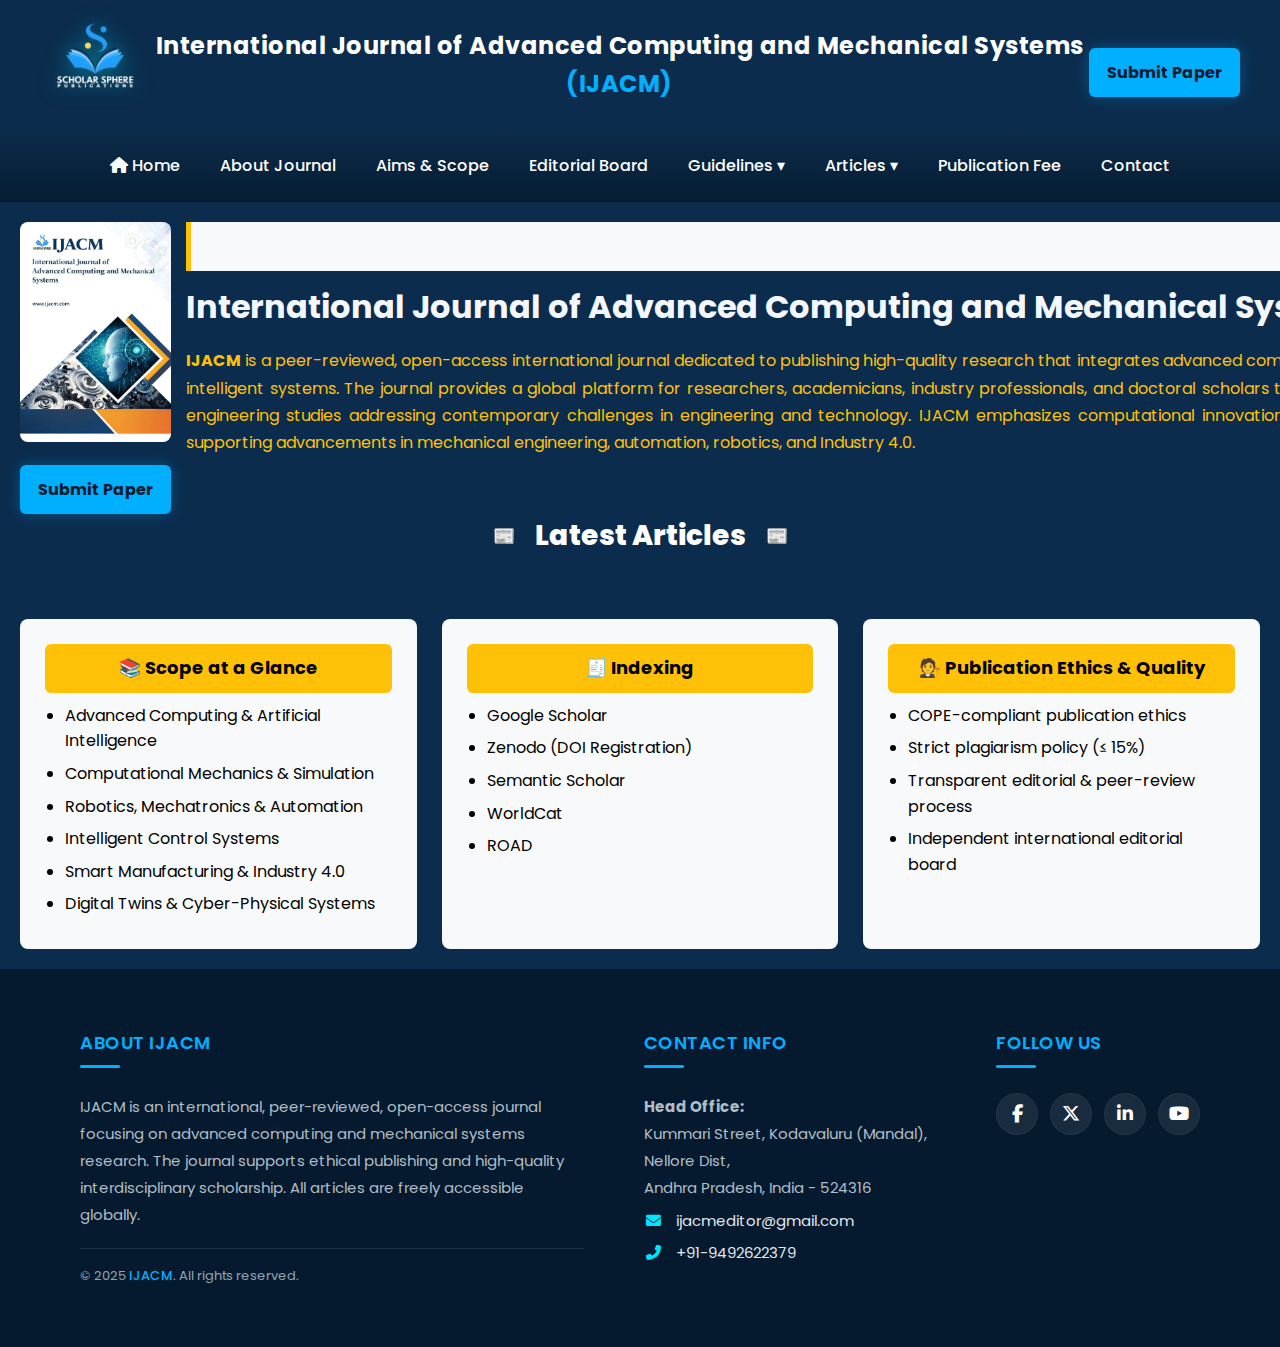
<file: index.html>
<!DOCTYPE html>
<html lang="en">

<head>
  <meta charset="UTF-8">
  <title>Home - International Journal of Advanced Computing and Mechanical Systems (IJACM)</title>
  <meta name="viewport" content="width=device-width, initial-scale=1.0">
  <meta name="keywords"
    content="advanced computing, mechanical systems, engineering research, open access journal, peer reviewed, IJACM">
  <meta name="description"
    content="Welcome to IJACM, a premier open-access journal publishing research in computing and mechanical engineering.">
  <link rel="stylesheet" href="https://cdnjs.cloudflare.com/ajax/libs/font-awesome/6.5.1/css/all.min.css">
  <style>
    /* ================= GLOBAL STYLES ================= */
    @import url('https://fonts.googleapis.com/css2?family=Poppins:wght@300;400;500;600;700;800&display=swap');

    :root {
      --primary: #1a237e;
      --secondary: #00b0ff;
      --accent: #ff4081;
      --accent-yellow: #ffc107;
      --bg-dark: #0b2c4d;
      --bg-darker: #061a2f;
      --text-light: #f5f7ff;
      --text-muted: #b0bec5;
      --white: #ffffff;
      --gradient-primary: linear-gradient(135deg, #1a237e 0%, #283593 100%);
      --gradient-secondary: linear-gradient(135deg, #00b0ff 0%, #2979ff 100%);
      --gradient-dark: linear-gradient(135deg, #0b2c4d 0%, #0d1b2a 100%);
      --radius-sm: 6px;
      --radius-md: 12px;
      --shadow-sm: 0 4px 6px rgba(0, 0, 0, 0.1);
      --shadow-glow: 0 0 15px rgba(0, 176, 255, 0.3);
      --transition-fast: 0.2s ease;
    }

    * {
      box-sizing: border-box;
      margin: 0;
      padding: 0;
    }

    body {
      font-family: 'Poppins', sans-serif;
      background: var(--bg-dark);
      color: var(--text-light);
      line-height: 1.6;
      overflow-x: hidden;
    }

    a {
      text-decoration: none;
      color: inherit;
      transition: var(--transition-fast);
    }

    ul {
      list-style: none;
    }

    main {
      padding: 20px;
      min-height: 420px;
    }

    /* ================= INDEX PAGE SPECIFIC ================= */
    .journal-wrapper {
      display: flex;
      gap: 15px;
      align-items: flex-start;
    }

    .journal-image img {
      width: 100%;
      max-height: 220px;
      object-fit: cover;
      border-radius: 8px;
    }

    .journal-content {
      flex: 1;
    }

    .journal-title {
      font-size: 32px;
      font-weight: 700;
      margin-bottom: 20px;
      line-height: 1.3;
    }

    .journal-content p {
  line-height: 1.7;
  margin-bottom: 15px;
  text-align: justify;
  color: #ffc107;
  font-size: 16px;
}



    /* SCROLLER */
    .scroll-container {
      width: 100%;
      overflow: hidden;
      background: #f8f9fa;
      border-left: 5px solid #ffc107;
      padding: 10px 0;
      margin-bottom: 15px;
    }

    .scroll-text {
      display: inline-block;
      white-space: nowrap;
      font-weight: 700;
      font-size: 16px;
      color: #000;
      animation: scroll-right-left 45s linear infinite;
      padding-left: 100%;
    }

    /* Pause animation on hover */
    .scroll-container:hover .scroll-text {
      animation-play-state: paused;
    }

    @keyframes scroll-right-left {
      0% {
        transform: translateX(0);
      }

      100% {
        transform: translateX(-100%);
      }
    }

    .scroll-call,
    .icon-call {
      color: #d32f2f !important;
    }

    .scroll-frequency,
    .icon-frequency {
      color: #0b5ed7 !important;
    }

    .scroll-template,
    .icon-template {
      color: #2e7d32 !important;
    }

    /* BLINK ANIMATION */
    .blink-icon {
      font-size: 18px;
      margin: 0 6px;
      animation: blinkBoom 1.1s infinite;
    }

    @keyframes blinkBoom {
      0% {
        opacity: 0.3;
        transform: scale(1);
      }

      50% {
        opacity: 1;
        transform: scale(1.4);
      }

      100% {
        opacity: 0.3;
        transform: scale(1);
      }
    }

    /* SUBMIT BUTTON */
    .submit-btn {
      margin-top: 15px;
      text-align: center;
    }

    .submit-btn a {
      display: inline-block;
      padding: 12px 25px;
      background-color: #0b5ed7;
      color: #fff;
      font-weight: 600;
      border-radius: 6px;
      transition: background 0.3s ease;
    }

    .submit-btn a:hover {
      background-color: #084298;
    }

    /* LATEST ARTICLES */
    .section-title-center {
      text-align: center;
      font-size: 28px;
      font-weight: 800;
      color: #ffffff;
      margin-bottom: 30px;
      display: flex;
      justify-content: center;
      gap: 14px;
      align-items: center;
    }

    .articles-grid {
      display: grid;
      grid-template-columns: repeat(3, 1fr);
      gap: 25px;
    }

    .article-card {
      background: #ffffff;
      padding: 15px;
      /* Fixed padding */
      border-radius: 10px;
      border-left: 6px solid #f2b705;
      transition: transform 0.25s ease, box-shadow 0.25s ease;
    }

    .article-card:hover {
      transform: translateY(-4px);
      box-shadow: 0 8px 20px rgba(0, 0, 0, 0.12);
    }

    .article-title {
      font-size: 16.5px;
      font-weight: 700;
      color: #061a2f;
      margin-bottom: 8px;
      line-height: 1.4;
    }

    .article-authors {
      font-size: 14.5px;
      color: #555;
      font-style: italic;
    }

    /* INFO COLUMNS */
    .three-column-section {
      display: grid;
      grid-template-columns: repeat(3, 1fr);
      gap: 25px;
      margin-top: 30px;
    }

    .column-box {
      background: #f8f9fa;
      padding: 25px;
      border-radius: 8px;
    }

    .column-heading {
      background: #ffc107;
      color: #000;
      text-align: center;
      padding: 10px;
      font-size: 18px;
      font-weight: 700;
      border-radius: 6px;
      margin-bottom: 10px;
    }

    .column-box ul {
      padding-left: 20px;
      list-style: disc;
    }

    .column-box li {
      margin-bottom: 7px;
      color: #000;
    }

    /* RESPONSIVE */
    /* RESPONSIVE */
    @media (max-width: 900px) {

      /* Journal Hero Section */
      .journal-wrapper {
        flex-direction: column;
        align-items: center;
        gap: 30px;
      }

      .journal-image {
        width: 100%;
        max-width: 450px;
        /* Limit width on tablets */
        display: flex;
        flex-direction: column;
        align-items: center;
      }

      .journal-content {
        width: 100%;
      }

      .journal-content p {
        text-align: left;
        /* Remove justify for better mobile readability */
      }

      .journal-title {
        text-align: center;
        font-size: 26px;
        /* Slightly smaller title on mobile */
      }

      .submit-btn {
        margin-top: 20px;
        margin-bottom: 10px;
      }

      /* Grids and Columns */
      .three-column-section,
      .articles-grid {
        display: flex;
        flex-direction: column;
        grid-template-columns: 1fr;
        /* Fallback if display grid was kept */
      }

      .three-column-section {
        width: 100%;
        margin: 30px 0;
      }
    }
  </style>
</head>

<body>

  <!-- ================= HEADER ================= -->
  <div id="header-placeholder"></div>

  <!-- ================= NAVBAR ================= -->
  <div id="navbar-placeholder"></div>


  <!-- ================= MAIN CONTENT ================= -->
  <main id="content" class="home">

    <section class="journal-card">

      <div class="journal-wrapper">

        <!-- LEFT IMAGE -->
        <div class="journal-image">
          <img src="assets/coverpage.jpeg" alt="IJACM Journal Cover" loading="lazy">

          <div class="submit-btn">
            <a href="pages/submit.html">
              Submit Paper
            </a>
          </div>
        </div>

        <!-- RIGHT CONTENT -->
        <div class="journal-content">

          <div class="scroll-container">
            <div class="scroll-text">

              <span class="blink-icon icon-call">📢</span>
              <span class="scroll-call">
                Call For Papers: Volume 1 Issue 1
              </span>
              <span class="blink-icon icon-call">📢</span>

              &nbsp;&nbsp;&nbsp;|&nbsp;&nbsp;&nbsp;

              <span class="blink-icon icon-frequency">📅</span>
              <span class="scroll-frequency">
                Publication Frequency: Monthly
              </span>
              <span class="blink-icon icon-frequency">📅</span>

              &nbsp;&nbsp;&nbsp;|&nbsp;&nbsp;&nbsp;

              <a href="assets/editors/IJACM_Paper_Template_A4_Word.docx" target="_blank" style="text-decoration: none;">
                <span class="blink-icon icon-template">📝</span>
                <span class="scroll-template">
                  Click To Download Word Template
                </span>
                <span class="blink-icon icon-template">📝</span>
              </a>
              
              <span class="blink-icon icon-frequency">📝</span>
              <span class="scroll-frequency">
                Send Papers to ijacmeditor@gmail.com
              </span>
              <span class="blink-icon icon-frequency">📝</span>

            </div>
          </div>


          <!-- TITLE -->
          <h2 class="journal-title">
            International Journal of Advanced Computing and Mechanical Systems
          </h2>

          <!-- DESCRIPTION TEXT -->
          <p>
            <strong>IJACM</strong>
            is a peer-reviewed, open-access international journal dedicated to publishing
            high-quality research that integrates advanced computing technologies with
            mechanical, mechatronic, and intelligent systems. The journal provides a global
            platform for researchers, academicians, industry professionals, and doctoral
            scholars to publish original research, review articles, and applied engineering
            studies addressing contemporary challenges in engineering and technology.
            IJACM emphasizes computational innovation, intelligent algorithms, and
            system-level applications supporting advancements in mechanical engineering,
            automation, robotics, and Industry 4.0.
          </p>

        </div>

    </section>
    <!-- ================= LATEST ARTICLES ================= -->
    <section class="latest-articles">

      <h2 class="section-title-center">
        <span class="blink-icon left">📰</span>
        Latest Articles
        <span class="blink-icon right">📰</span>
      </h2>

      <div id="latest-articles-container" class="articles-grid">
        <!-- Dynamic content loaded via script.js -->
        <div style="text-align:center; width:100%; grid-column: 1 / -1; color:#fff;">Loading latest articles...</div>
      </div>

    </section>

    </div>
    <div class="info-grid">

      <div class="three-column-section">

        <!-- COLUMN 1 -->
        <div class="column-box">
          <h3 class="column-heading">📚 Scope at a Glance</h3>
          <ul>
            <li>Advanced Computing & Artificial Intelligence</li>
            <li>Computational Mechanics & Simulation</li>
            <li>Robotics, Mechatronics & Automation</li>
            <li>Intelligent Control Systems</li>
            <li>Smart Manufacturing & Industry 4.0</li>
            <li>Digital Twins & Cyber-Physical Systems</li>
          </ul>
        </div>

        <!-- COLUMN 2 -->
        <div class="column-box">
          <h3 class="column-heading">🧾 Indexing</h3>
          <ul>
            <li>Google Scholar</li>
            <li>Zenodo (DOI Registration)</li>
            <li>Semantic Scholar</li>
            <li>WorldCat</li>
            <li>ROAD</li>
          </ul>
        </div>

        <!-- COLUMN 3 -->
        <div class="column-box">
          <h3 class="column-heading">🧑‍⚖️ Publication Ethics & Quality</h3>
          <ul>
            <li>COPE-compliant publication ethics</li>
            <li>Strict plagiarism policy (≤ 15%)</li>
            <li>Transparent editorial & peer-review process</li>
            <li>Independent international editorial board</li>
          </ul>
        </div>

      </div>


    </div>


    </div>
    </section>


  </main>

  <!-- ================= FOOTER ================= -->
  <div id="footer-placeholder"></div>




  <script src="script.js"></script>
</body>

</html>
<!-- production deploy -->
</file>
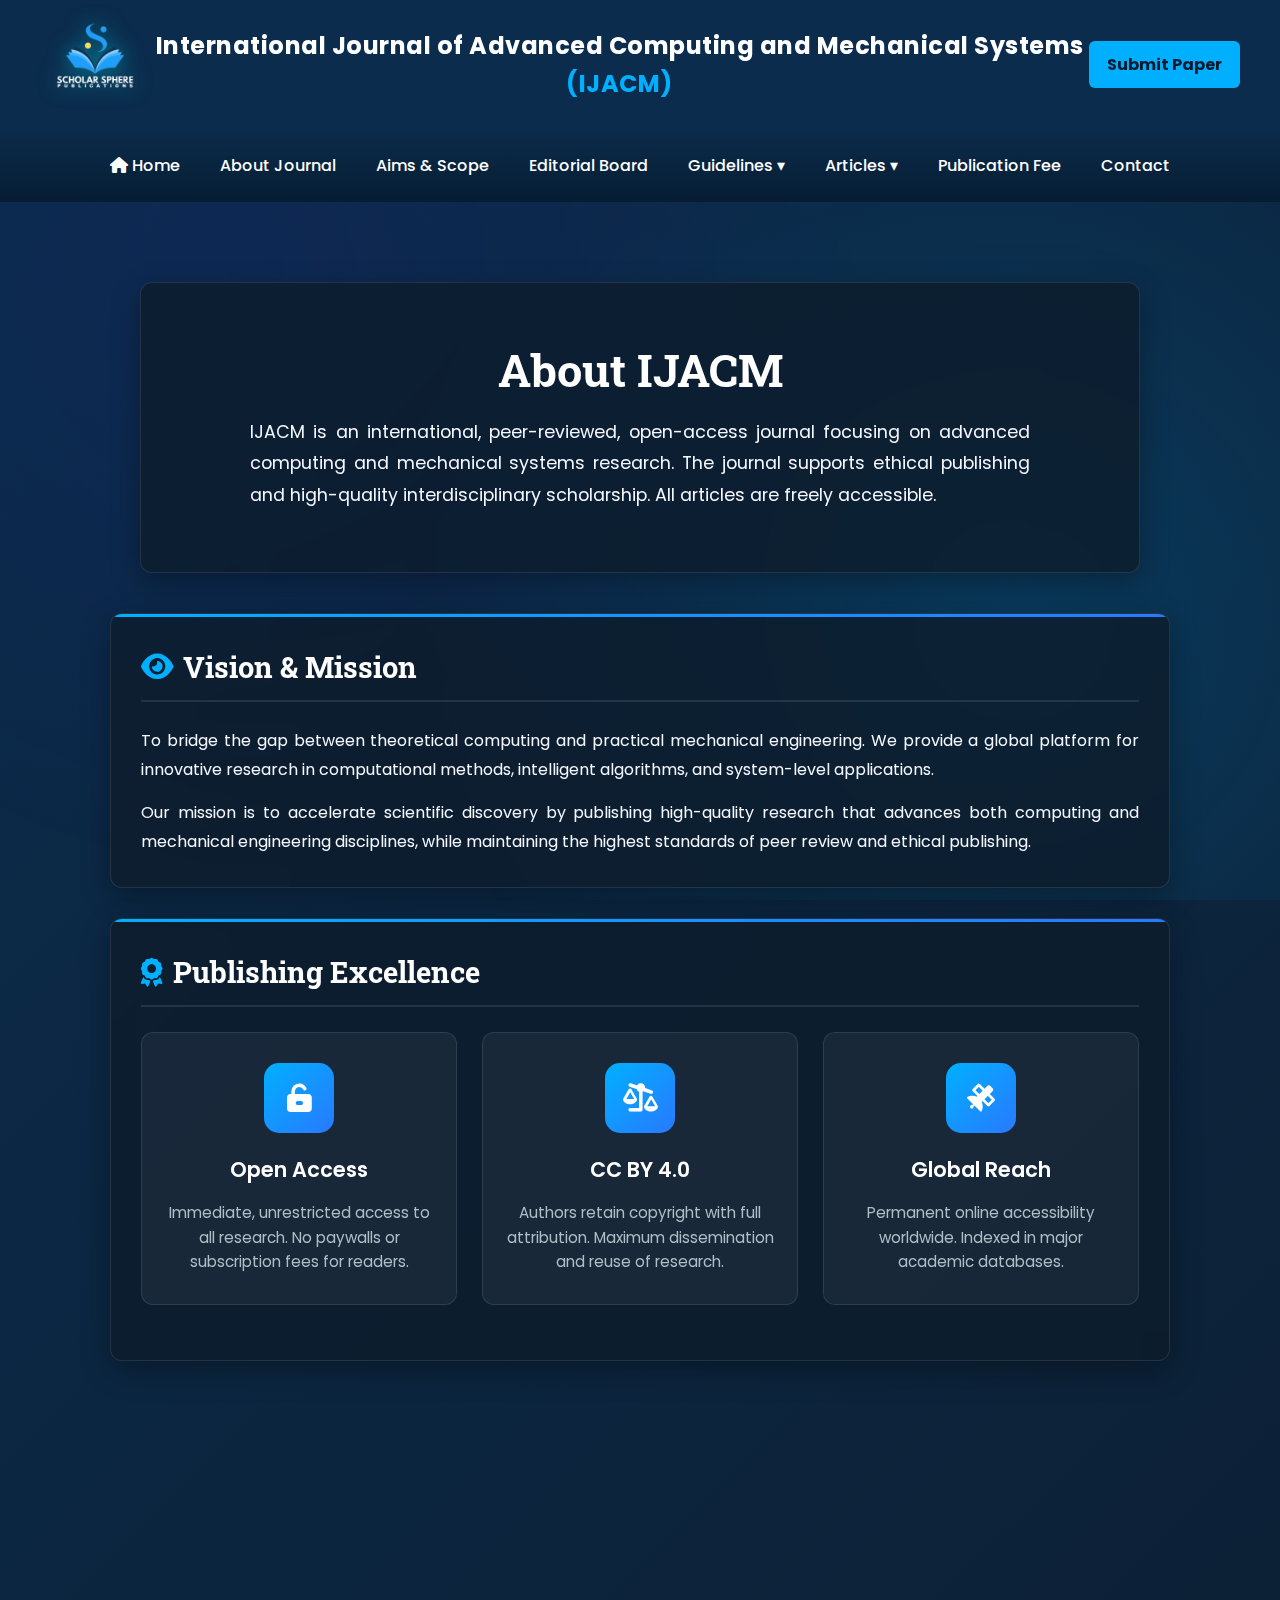
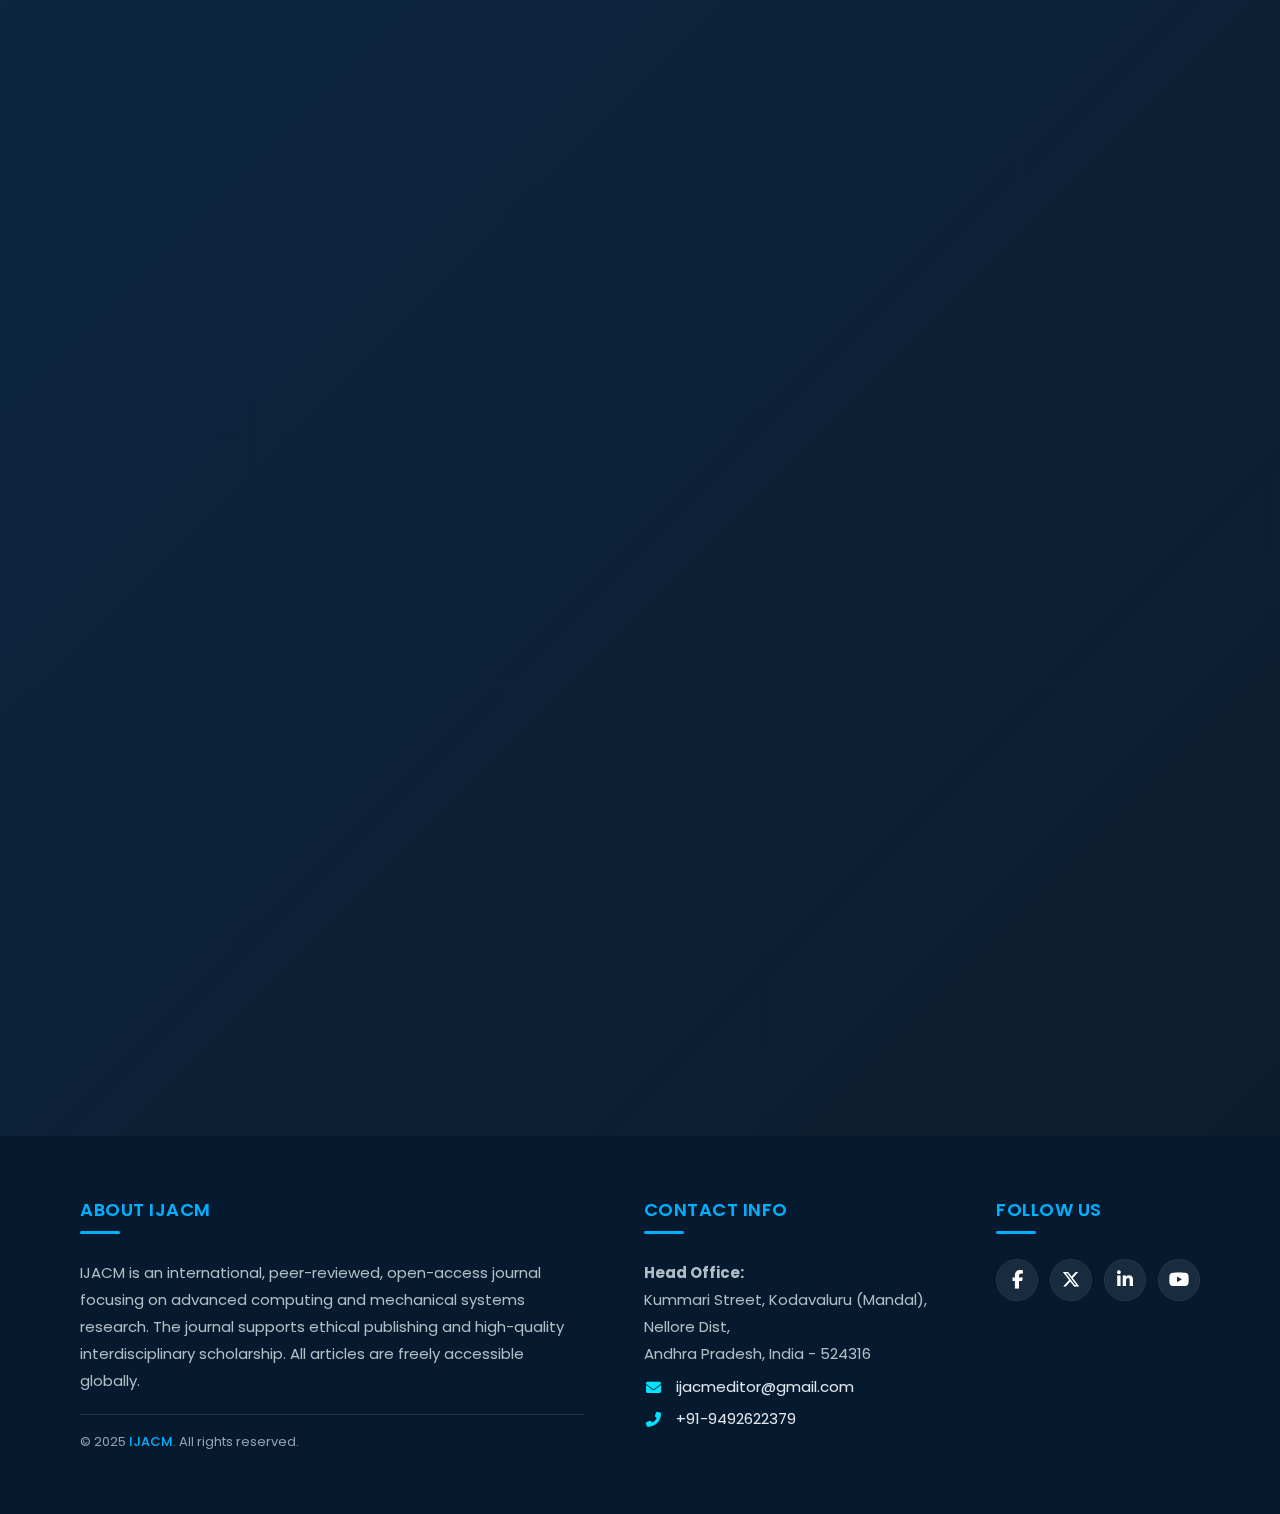
<file: pages/about.html>
<!DOCTYPE html>
<html lang="en">

<head>
  <meta charset="UTF-8">
  <meta name="viewport" content="width=device-width, initial-scale=1.0">
  <title>About Us & Scope - IJACM</title>
  <meta name="keywords"
    content="advanced computing, mechanical systems, engineering research, open access journal, peer reviewed, IJACM">
  <meta name="description"
    content="Learn about IJACM's mission, editorial board, and commitment to open-access publishing.">
  <link rel="stylesheet" href="https://cdnjs.cloudflare.com/ajax/libs/font-awesome/6.5.1/css/all.min.css">
  <style>
    /* ================= GLOBAL STYLES ================= */
    @import url('https://fonts.googleapis.com/css2?family=Poppins:wght@300;400;500;600;700;800&family=Roboto+Slab:wght@300;400;500;600;700&display=swap');

    :root {
      --primary: #1a237e;
      --secondary: #00b0ff;
      --accent: #ff4081;
      --accent-yellow: #ffc107;
      --bg-dark: #0b2c4d;
      --bg-darker: #061a2f;
      --text-light: #f5f7ff;
      --text-muted: #b0bec5;
      --white: #ffffff;
      --gradient-primary: linear-gradient(135deg, #1a237e 0%, #283593 100%);
      --gradient-secondary: linear-gradient(135deg, #00b0ff 0%, #2979ff 100%);
      --gradient-dark: linear-gradient(135deg, #0b2c4d 0%, #0d1b2a 100%);
      --gradient2: linear-gradient(135deg, #00b0ff 0%, #2979ff 100%);
      --gradient3: linear-gradient(135deg, #ff4081 0%, #f50057 100%);
      --radius: 12px;
      --radius-sm: 6px;
      --shadow: 0 10px 30px rgba(0, 0, 0, 0.3);
      --shadow-sm: 0 4px 6px rgba(0, 0, 0, 0.1);
      --transition: all 0.4s cubic-bezier(0.4, 0, 0.2, 1);
      --transition-fast: 0.2s ease;
    }

    * {
      box-sizing: border-box;
      margin: 0;
      padding: 0;
    }

    body {
      font-family: 'Poppins', sans-serif;
      background: var(--bg-dark);
      color: var(--text-light);
      line-height: 1.6;
      overflow-x: hidden;
    }

    a {
      text-decoration: none;
      color: inherit;
      transition: var(--transition-fast);
    }

    ul {
      list-style: none;
    }

    /* ================= ABOUT PAGE SPECIFIC ================= */
    .about-page-body {
      background: linear-gradient(135deg, #0b2c4d 0%, #0d1b2a 100%);
      position: relative;
      color: #eee;
      min-height: 100vh;
    }

    .animated-bg {
      position: fixed;
      top: 0;
      left: 0;
      width: 100%;
      height: 100%;
      z-index: -2;
      background: radial-gradient(circle at 20% 30%, rgba(26, 35, 126, 0.2) 0%, transparent 50%), radial-gradient(circle at 80% 70%, rgba(0, 176, 255, 0.15) 0%, transparent 50%);
      pointer-events: none;
    }

    .about-main-container {
      max-width: 1100px;
      margin: 0 auto;
      padding: 0 20px;
      position: relative;
      z-index: 1;
    }

    /* Hero Section - FIXED */
    .hero-section {
      text-align: center;
      padding: 60px 30px;
      margin: 40px auto;
      border-radius: var(--radius);
      background: rgba(13, 27, 42, 0.8);
      backdrop-filter: blur(10px);
      box-shadow: var(--shadow);
      border: 1px solid rgba(255, 255, 255, 0.1);
      max-width: 1000px;
    }

    .hero-title {
      font-family: 'Roboto Slab', serif;
      color: #fff;
      font-size: 2.8rem;
      margin-bottom: 20px;
      animation: fadeInScale 1s ease-out;
      line-height: 1.2;
    }

    @keyframes fadeInScale {
      from {
        transform: scale(0.9);
        opacity: 0;
      }

      to {
        transform: scale(1);
        opacity: 1;
      }
    }

    .hero-subtitle {
      color: var(--text-light);
      font-size: 1.1rem;
      max-width: 800px;
      margin: 0 auto;
      line-height: 1.8;
      text-align: justify;
      padding: 0 10px;
    }

    /* Content Sections */
    .content-section {
      background: rgba(13, 27, 42, 0.8);
      backdrop-filter: blur(10px);
      border-radius: var(--radius);
      padding: 30px;
      margin: 30px auto;
      box-shadow: var(--shadow);
      border: 1px solid rgba(255, 255, 255, 0.1);
      transform: translateY(30px);
      opacity: 0;
      transition: var(--transition);
      position: relative;
      overflow: hidden;
    }

    .content-section::before {
      content: '';
      position: absolute;
      top: 0;
      left: 0;
      width: 100%;
      height: 3px;
      background: var(--gradient2);
    }

    .content-section.visible {
      transform: translateY(0);
      opacity: 1;
    }

    .section-title {
      font-family: 'Roboto Slab', serif;
      color: #fff;
      font-size: 1.8rem;
      margin-bottom: 25px;
      border-bottom: 2px solid rgba(255, 255, 255, 0.1);
      padding-bottom: 10px;
      display: flex;
      align-items: center;
      gap: 10px;
    }

    .section-title i {
      color: var(--secondary);
    }

    .section-content p {
      font-size: 1rem;
      line-height: 1.8;
      color: var(--text-light);
      margin: 0 0 15px 0;
      text-align: justify;
    }

    .section-content p:last-child {
      margin-bottom: 0;
    }

    /* Cards */
    .cards-container {
      display: grid;
      grid-template-columns: repeat(auto-fit, minmax(280px, 1fr));
      gap: 25px;
      margin: 25px 0;
    }

    .card {
      background: rgba(255, 255, 255, 0.05);
      border-radius: var(--radius);
      padding: 30px 20px;
      box-shadow: none;
      transition: var(--transition);
      border: 1px solid rgba(255, 255, 255, 0.1);
      text-align: center;
      height: 100%;
      display: flex;
      flex-direction: column;
      align-items: center;
    }

    .card:hover {
      transform: translateY(-5px);
      background: rgba(255, 255, 255, 0.1);
      box-shadow: 0 10px 20px rgba(0, 0, 0, 0.3);
      border-color: rgba(0, 176, 255, 0.3);
    }

    .card-icon {
      width: 70px;
      height: 70px;
      background: var(--gradient2);
      border-radius: 15px;
      display: flex;
      align-items: center;
      justify-content: center;
      margin: 0 auto 20px;
      color: white;
      font-size: 28px;
    }

    .card h3 {
      color: #fff;
      font-size: 1.3rem;
      margin-bottom: 15px;
      font-weight: 600;
    }

    .card p {
      color: var(--text-muted);
      font-size: 0.95rem;
      line-height: 1.6;
      margin: 0;
    }

    /* Stats */
    .stats-container {
      display: flex;
      justify-content: center;
      gap: 40px;
      margin: 40px 0;
      flex-wrap: wrap;
    }

    .stat-card {
      text-align: center;
      padding: 25px 30px;
      background: rgba(13, 27, 42, 0.8);
      border-radius: var(--radius);
      border: 1px solid rgba(255, 255, 255, 0.1);
      min-width: 150px;
      transition: var(--transition);
    }

    .stat-card:hover {
      transform: translateY(-3px);
      border-color: rgba(0, 176, 255, 0.3);
    }

    .stat-number {
      font-size: 2.5rem;
      font-weight: 700;
      background: var(--gradient2);
      -webkit-background-clip: text;
      -webkit-text-fill-color: transparent;
      background-clip: text;
      margin-bottom: 5px;
      font-family: 'Roboto Slab', serif;
    }

    .stat-label {
      color: var(--text-muted);
      font-size: 1rem;
      font-weight: 500;
    }

    /* Features List */
    .feature-list {
      list-style: none;
      padding: 0;
      margin: 20px 0 0 0;
    }

    .feature-list li {
      padding: 15px 0 15px 45px;
      position: relative;
      border-bottom: 1px solid rgba(255, 255, 255, 0.1);
      color: var(--text-light);
      font-size: 1rem;
      line-height: 1.6;
    }

    .feature-list li:last-child {
      border-bottom: none;
    }

    .feature-list li::before {
      content: '\f00c';
      font-family: 'Font Awesome 6 Free';
      font-weight: 900;
      position: absolute;
      left: 15px;
      top: 15px;
      color: #00e5ff;
      font-size: 16px;
    }

    .feature-list strong {
      color: var(--secondary);
      font-weight: 600;
    }

    /* Utils */
    .scroll-progress {
      position: fixed;
      top: 0;
      left: 0;
      width: 0%;
      height: 3px;
      background: var(--gradient3);
      z-index: 9999;
      transition: width 0.1s;
    }

    .back-to-top {
      position: fixed;
      bottom: 30px;
      right: 30px;
      width: 50px;
      height: 50px;
      background: var(--gradient2);
      color: white;
      border-radius: 50%;
      display: flex;
      align-items: center;
      justify-content: center;
      cursor: pointer;
      opacity: 0;
      visibility: hidden;
      transition: var(--transition);
      z-index: 999;
      border: none;
      box-shadow: 0 4px 15px rgba(0, 0, 0, 0.3);
    }

    .back-to-top:hover {
      transform: translateY(-3px);
      box-shadow: 0 6px 20px rgba(0, 176, 255, 0.4);
    }

    .back-to-top.visible {
      opacity: 1;
      visibility: visible;
    }

    /* Main Content Area */
    main {
      padding: 40px 20px 80px;
      min-height: 500px;
    }

    /* Responsive Design */
    @media (max-width: 768px) {
      .hero-section {
        padding: 40px 20px;
        margin: 20px auto;
      }

      .hero-title {
        font-size: 2.2rem;
      }

      .hero-subtitle {
        font-size: 1rem;
        padding: 0;
        text-align: left;
      }

      .content-section {
        padding: 25px 20px;
        margin: 25px auto;
      }

      .section-title {
        font-size: 1.5rem;
      }

      .cards-container {
        grid-template-columns: 1fr;
        gap: 20px;
      }

      .stats-container {
        gap: 20px;
      }

      .stat-card {
        padding: 20px;
        min-width: 120px;
      }

      .stat-number {
        font-size: 2rem;
      }

      .feature-list li {
        padding-left: 40px;
        font-size: 0.95rem;
      }
    }

    @media (max-width: 480px) {
      .hero-title {
        font-size: 1.8rem;
      }

      .hero-subtitle {
        font-size: 0.95rem;
      }

      .section-title {
        font-size: 1.3rem;
      }

      .content-section {
        padding: 20px 15px;
      }

      .card {
        padding: 25px 15px;
      }

      .card-icon {
        width: 60px;
        height: 60px;
        font-size: 24px;
      }

      .back-to-top {
        width: 45px;
        height: 45px;
        bottom: 20px;
        right: 20px;
      }
    }
  </style>
</head>

<body class="about-page-body">

  <div id="header-placeholder"></div>
  <div id="navbar-placeholder"></div>

  <div class="animated-bg"></div>
  <div class="scroll-progress" id="scrollProgress"></div>
  <button class="back-to-top" id="backToTop" aria-label="Back to top">
    <i class="fas fa-chevron-up"></i>
  </button>

  <main>
    <div class="about-main-container">

      <!-- Hero Section -->
      <section class="hero-section">
        <h1 class="hero-title">About IJACM</h1>
        <p class="hero-subtitle">
          IJACM is an international, peer-reviewed, open-access journal focusing on advanced computing and mechanical
          systems research. The journal supports ethical publishing and high-quality interdisciplinary scholarship. All
          articles are freely accessible.
        </p>
      </section>

      <!-- Vision & Mission -->
      <section class="content-section" id="vision-mission">
        <h2 class="section-title"><i class="fas fa-eye"></i> Vision & Mission</h2>
        <div class="section-content">
          <p>
            To bridge the gap between theoretical computing and practical mechanical engineering. We provide a global
            platform for innovative research in computational methods, intelligent algorithms, and system-level
            applications.
          </p>
          <p>
            Our mission is to accelerate scientific discovery by publishing high-quality research that advances both
            computing and mechanical engineering disciplines, while maintaining the highest standards of peer review
            and ethical publishing.
          </p>
        </div>
      </section>

      <!-- Publishing Excellence -->
      <section class="content-section" id="publishing-excellence">
        <h2 class="section-title"><i class="fas fa-award"></i> Publishing Excellence</h2>
        <div class="cards-container">
          <div class="card">
            <div class="card-icon"><i class="fas fa-unlock-alt"></i></div>
            <h3>Open Access</h3>
            <p>Immediate, unrestricted access to all research. No paywalls or subscription fees for readers.</p>
          </div>
          <div class="card">
            <div class="card-icon"><i class="fas fa-balance-scale-right"></i></div>
            <h3>CC BY 4.0</h3>
            <p>Authors retain copyright with full attribution. Maximum dissemination and reuse of research.</p>
          </div>
          <div class="card">
            <div class="card-icon"><i class="fas fa-satellite"></i></div>
            <h3>Global Reach</h3>
            <p>Permanent online accessibility worldwide. Indexed in major academic databases.</p>
          </div>
        </div>
      </section>

      <!-- Quality Standards -->
      <section class="content-section" id="quality-standards">
        <h2 class="section-title"><i class="fas fa-star"></i> Quality Standards</h2>
        <ul class="feature-list">
          <li><strong>Double-Blind Peer Review:</strong> Ensuring unbiased evaluation by experts in the field.</li>
          <li><strong>Ethical Integrity:</strong> Strict adherence to COPE guidelines and publication ethics.</li>
          <li><strong>Plagiarism Screening:</strong> Comprehensive checks with similarity index below 15% requirement.
          </li>
          <li><strong>Rigorous Standards:</strong> All manuscripts undergo thorough technical and editorial review.</li>
          <li><strong>Transparent Process:</strong> Clear communication throughout the publication journey.</li>
        </ul>
      </section>

      <!-- Who We Serve -->
      <section class="content-section" id="who-we-serve">
        <h2 class="section-title"><i class="fas fa-users-cog"></i> Our Audience</h2>
        <div class="cards-container">
          <div class="card">
            <div class="card-icon"><i class="fas fa-user-tie"></i></div>
            <h3>Researchers</h3>
            <p>Scientists and academics in computing, mechanical engineering, and interdisciplinary fields.</p>
          </div>
          <div class="card">
            <div class="card-icon"><i class="fas fa-user-graduate"></i></div>
            <h3>Scholars</h3>
            <p>Doctoral & Master's students seeking publication venues for their innovative research.</p>
          </div>
          <div class="card">
            <div class="card-icon"><i class="fas fa-industry"></i></div>
            <h3>Industry Professionals</h3>
            <p>R&D engineers and manufacturing experts looking for cutting-edge applications.</p>
          </div>
        </div>
      </section>

      <!-- Editorial Governance -->
      <section class="content-section" id="editorial-governance">
        <h2 class="section-title"><i class="fas fa-chess-queen"></i> Editorial Governance</h2>
        <div class="section-content">
          <p>
            Guided by an international Editorial Board of senior academics and industry leaders ensuring high quality
            and
            rigorous peer review. Our board members represent leading institutions from around the world, bringing
            diverse
            expertise and perspectives to maintain the journal's standards.
          </p>
          <p>
            The editorial process is designed to be efficient, transparent, and supportive of authors while maintaining
            the highest standards of academic rigor. We aim for constructive feedback that helps improve research
            quality.
          </p>
        </div>
      </section>

    </div>
  </main>

  <div id="footer-placeholder"></div>

  <script src="../script.js"></script>

  <script>
    // Scroll Progress Bar
    function updateScrollProgress() {
      const scrollProgress = document.getElementById('scrollProgress');
      const scrollTop = window.pageYOffset;
      const docHeight = document.documentElement.scrollHeight - window.innerHeight;
      const scrollPercent = (scrollTop / docHeight) * 100;
      scrollProgress.style.width = scrollPercent + '%';

      // Show/hide back to top button
      const backToTop = document.getElementById('backToTop');
      if (scrollTop > 300) {
        backToTop.classList.add('visible');
      } else {
        backToTop.classList.remove('visible');
      }
    }

    // Scroll Animations
    function handleScrollAnimations() {
      const sections = document.querySelectorAll('.content-section');
      sections.forEach(section => {
        const sectionTop = section.getBoundingClientRect().top;
        const windowHeight = window.innerHeight;

        if (sectionTop < windowHeight * 0.85) {
          section.classList.add('visible');
        }
      });
    }

    // Stats Animation (if you decide to uncomment the stats section)
    function animateCounters() {
      const counters = document.querySelectorAll('.stat-number');
      counters.forEach(counter => {
        const target = parseInt(counter.getAttribute('data-count'));
        const duration = 1500; // 1.5 seconds
        const increment = target / (duration / 16); // 60fps
        let current = 0;

        const updateCounter = () => {
          current += increment;
          if (current < target) {
            counter.textContent = Math.floor(current).toLocaleString();
            requestAnimationFrame(updateCounter);
          } else {
            counter.textContent = target.toLocaleString();
          }
        };

        updateCounter();
      });
    }

    // Initialize when DOM is loaded
    document.addEventListener('DOMContentLoaded', function () {
      // Initial check for animations
      handleScrollAnimations();

      // Set up scroll event listeners
      window.addEventListener('scroll', () => {
        updateScrollProgress();
        handleScrollAnimations();
      });

      // Back to top button
      document.getElementById('backToTop').addEventListener('click', () => {
        window.scrollTo({
          top: 0,
          behavior: 'smooth'
        });
      });

      // Initialize stats animation if stats section is visible
      const statsContainer = document.getElementById('statsContainer');
      if (statsContainer) {
        const observer = new IntersectionObserver((entries) => {
          entries.forEach(entry => {
            if (entry.isIntersecting) {
              animateCounters();
              observer.unobserve(entry.target);
            }
          });
        }, { threshold: 0.5 });

        observer.observe(statsContainer);
      }
    });

    // Handle font awesome icons loading
    if (typeof FontAwesome !== 'undefined') {
      FontAwesome.config = { autoReplaceSvg: 'nest' };
    }
  </script>
</body>

</html>
</file>
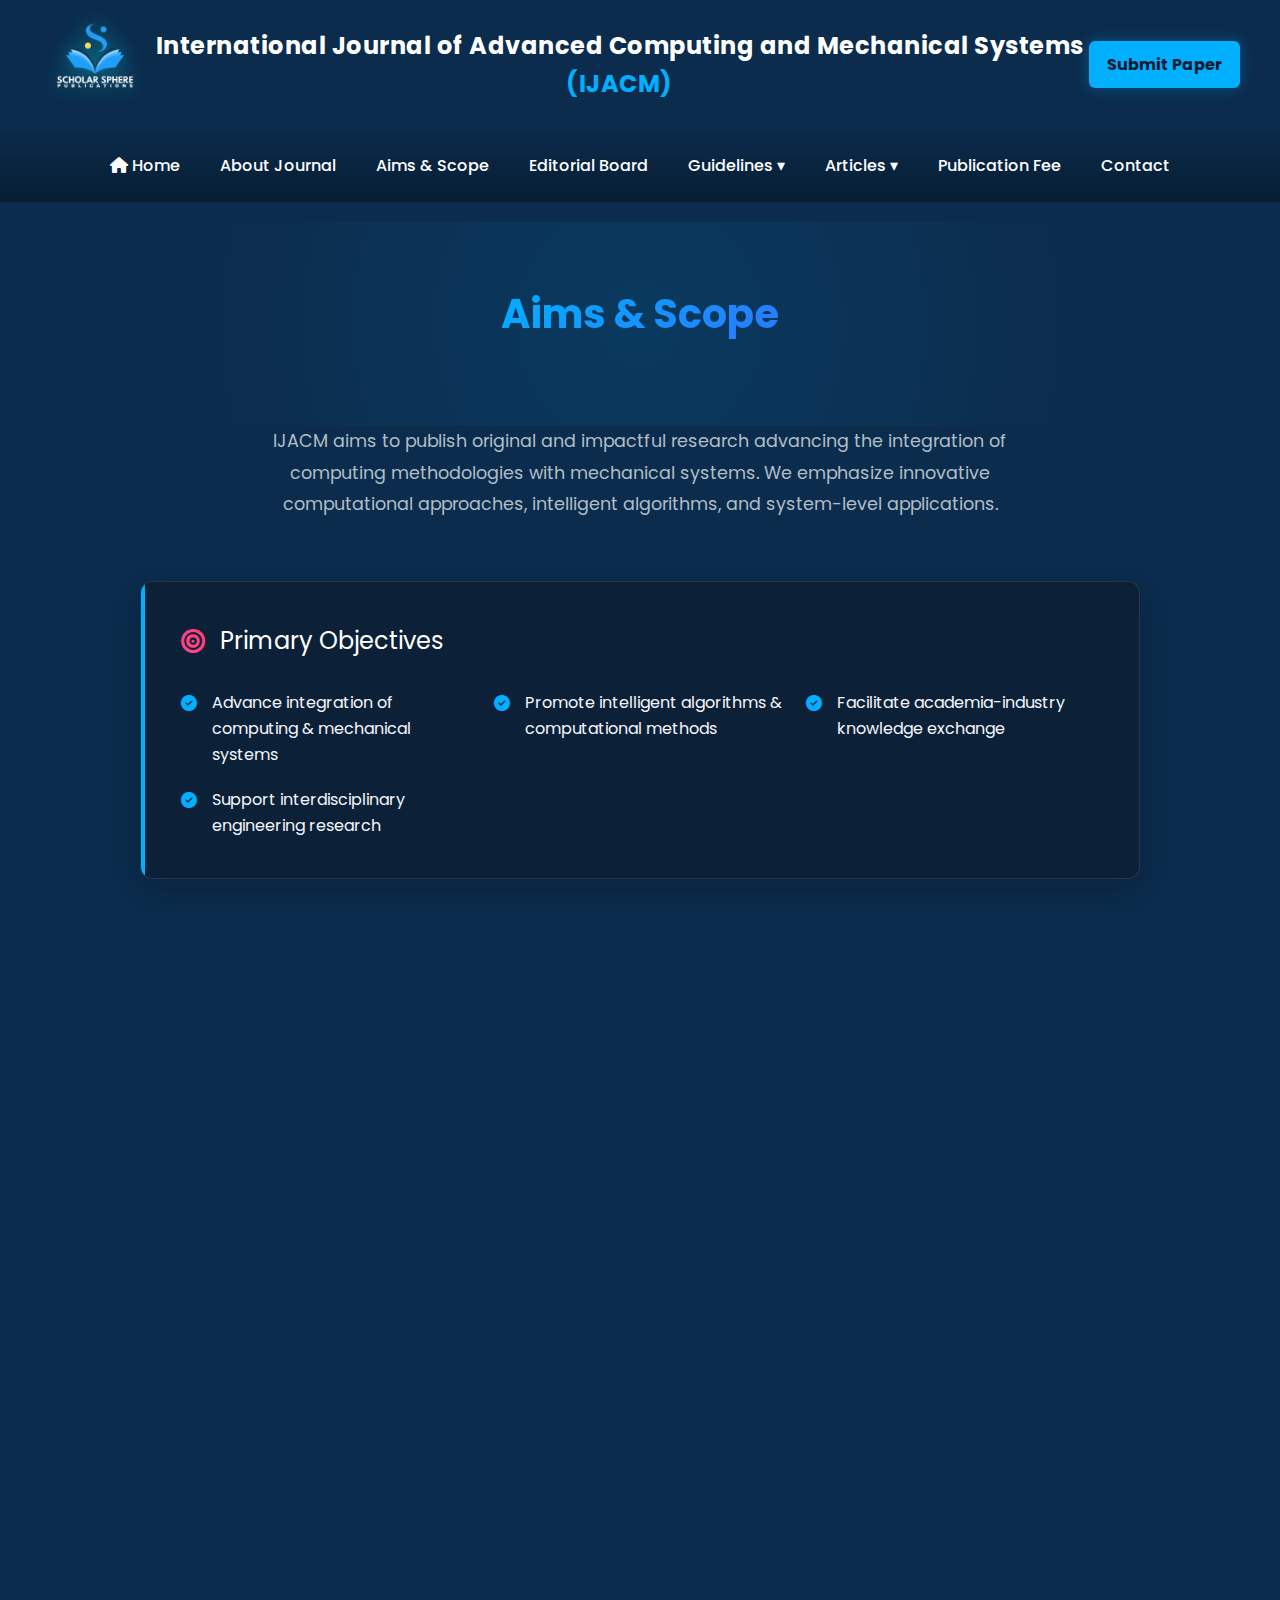
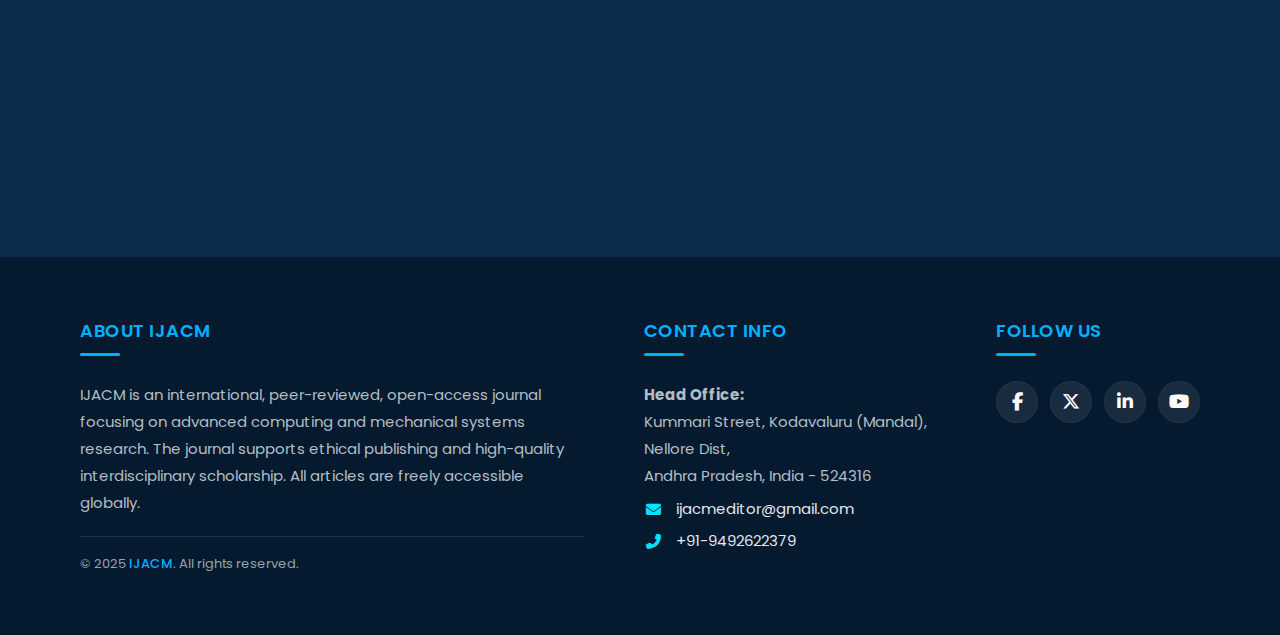
<file: pages/aims-scope.html>
<!DOCTYPE html>
<html lang="en">

<head>
  <meta charset="UTF-8">
  <meta name="viewport" content="width=device-width, initial-scale=1.0">
  <title>About Us & Scope - IJACM</title>
  <meta name="keywords"
    content="advanced computing, mechanical systems, engineering research, open access journal, peer reviewed, IJACM">
  <meta name="description"
    content="Learn about IJACM's mission, aims and scope. We cover computational mechanics, AI in engineering, robotics, and more.">
  <link rel="stylesheet" href="https://cdnjs.cloudflare.com/ajax/libs/font-awesome/6.5.1/css/all.min.css">
  <style>
    /* ================= GLOBAL STYLES ================= */
    @import url('https://fonts.googleapis.com/css2?family=Poppins:wght@300;400;500;600;700;800&display=swap');

    :root {
      --primary: #1a237e;
      --secondary: #00b0ff;
      --accent: #ff4081;
      --accent-yellow: #ffc107;
      --bg-dark: #0b2c4d;
      --bg-darker: #061a2f;
      --text-light: #f5f7ff;
      --text-muted: #b0bec5;
      --white: #ffffff;
      --gradient-primary: linear-gradient(135deg, #1a237e 0%, #283593 100%);
      --gradient-secondary: linear-gradient(135deg, #00b0ff 0%, #2979ff 100%);
      --gradient-dark: linear-gradient(135deg, #0b2c4d 0%, #0d1b2a 100%);
      --radius-sm: 6px;
      --radius-md: 12px;
      --shadow-sm: 0 4px 6px rgba(0, 0, 0, 0.1);
      --shadow-md: 0 10px 30px rgba(0, 0, 0, 0.2);
      --shadow-glow: 0 0 15px rgba(0, 176, 255, 0.3);
      --transition-fast: 0.2s ease;
      --transition-normal: 0.3s ease;
    }

    * {
      box-sizing: border-box;
      margin: 0;
      padding: 0;
    }

    body {
      font-family: 'Poppins', sans-serif;
      background: var(--bg-dark);
      color: var(--text-light);
      line-height: 1.6;
      overflow-x: hidden;
    }

    a {
      text-decoration: none;
      color: inherit;
      transition: var(--transition-fast);
    }

    ul {
      list-style: none;
    }

    main {
      padding: 20px;
      min-height: 420px;
    }

    /* ================= PAGE SPECIFIC STYLES ================= */
    /* Aims & Scope Specifics */
    .aims-hero {
      text-align: center;
      padding: 60px 20px;
      background: radial-gradient(circle at center, rgba(0, 176, 255, 0.1) 0%, rgba(11, 44, 77, 0) 70%);
    }

    .aims-hero h1 {
      font-size: 2.5rem;
      margin-bottom: 20px;
      background: var(--gradient-secondary);
      -webkit-background-clip: text;
      background-clip: text;
      -webkit-text-fill-color: transparent;
      display: inline-block;
    }

    .aims-intro {
      max-width: 800px;
      margin: 0 auto 60px;
      text-align: center;
      color: var(--text-muted);
      font-size: 1.1rem;
      line-height: 1.8;
    }

    /* Objectives List */
    .objectives-box {
      background: rgba(13, 27, 42, 0.6);
      border: 1px solid rgba(255, 255, 255, 0.1);
      border-radius: var(--radius-md);
      padding: 40px;
      max-width: 1000px;
      margin: 0 auto 80px;
      box-shadow: var(--shadow-md);
      position: relative;
      overflow: hidden;
    }

    .objectives-box::before {
      content: '';
      position: absolute;
      top: 0;
      left: 0;
      width: 4px;
      height: 100%;
      background: var(--secondary);
    }

    .objectives-title {
      font-size: 1.5rem;
      color: var(--white);
      margin-bottom: 30px;
      display: flex;
      align-items: center;
      gap: 15px;
    }

    .objectives-title i {
      color: var(--accent);
    }

    .objectives-list {
      display: grid;
      grid-template-columns: repeat(auto-fit, minmax(280px, 1fr));
      gap: 20px;
    }

    .objective-item {
      display: flex;
      gap: 15px;
      align-items: flex-start;
    }

    .objective-item i {
      color: var(--secondary);
      margin-top: 5px;
    }

    /* Scope Cards */
    .scope-grid {
      display: grid;
      grid-template-columns: repeat(auto-fit, minmax(300px, 1fr));
      gap: 30px;
      max-width: 1200px;
      margin: 0 auto 60px;
      padding: 0 20px;
    }

    .scope-card {
      background: rgba(255, 255, 255, 0.03);
      border: 1px solid rgba(255, 255, 255, 0.05);
      border-radius: var(--radius-md);
      padding: 30px;
      transition: transform 0.3s ease, box-shadow 0.3s ease;
      opacity: 0;
      /* For animation */
      animation: fadeUp 0.6s ease-out forwards;
    }

    .scope-card:hover {
      transform: translateY(-10px);
      background: rgba(255, 255, 255, 0.08);
      box-shadow: var(--shadow-glow);
      border-color: rgba(0, 176, 255, 0.3);
    }

    .scope-icon {
      width: 60px;
      height: 60px;
      background: rgba(0, 176, 255, 0.1);
      border-radius: 50%;
      display: flex;
      align-items: center;
      justify-content: center;
      font-size: 1.5rem;
      color: var(--secondary);
      margin-bottom: 25px;
    }

    .scope-card h3 {
      font-size: 1.3rem;
      margin-bottom: 20px;
      color: var(--white);
    }

    .scope-topics {
      list-style: none;
      padding: 0;
    }

    .scope-topics li {
      margin-bottom: 12px;
      padding-left: 20px;
      position: relative;
      color: var(--text-muted);
      font-size: 0.95rem;
    }

    .scope-topics li::before {
      content: '•';
      color: var(--secondary);
      position: absolute;
      left: 0;
      font-size: 1.2rem;
      line-height: 1;
      top: -2px;
    }

    /* Animation Keyframes */
    @keyframes fadeUp {
      from {
        opacity: 0;
        transform: translateY(30px);
      }

      to {
        opacity: 1;
        transform: translateY(0);
      }
    }

    /* Staggered Delay */
    .scope-card:nth-child(1) {
      animation-delay: 0.1s;
    }

    .scope-card:nth-child(2) {
      animation-delay: 0.2s;
    }

    .scope-card:nth-child(3) {
      animation-delay: 0.3s;
    }

    .scope-card:nth-child(4) {
      animation-delay: 0.4s;
    }

    .scope-card:nth-child(5) {
      animation-delay: 0.5s;
    }

    .scope-card:nth-child(6) {
      animation-delay: 0.6s;
    }

    /* Responsive Design */
    @media (max-width: 768px) {
      .aims-hero h1 {
        font-size: 2rem;
      }

      .objectives-list {
        grid-template-columns: 1fr;
      }

      .scope-grid {
        grid-template-columns: 1fr;
        padding: 0 15px;
      }

      .scope-card {
        padding: 20px;
      }

      .main {
        padding: 20px 10px;
      }
    }
  </style>
</head>

<body>

  <div id="header-placeholder"></div>
  <div id="navbar-placeholder"></div>

  <main>
    <!-- Hero Section -->
    <section class="aims-hero">
      <h1>Aims & Scope</h1>
    </section>

    <!-- Aims Introduction -->
    <section class="aims-intro">
      <p>
        IJACM aims to publish original and impactful research advancing the integration of
        computing methodologies with mechanical systems. We emphasize innovative
        computational approaches, intelligent algorithms, and system-level applications.
      </p>
    </section>

    <!-- Objectives Box -->
    <section class="objectives-box">
      <div class="objectives-title">
        <i class="fas fa-bullseye"></i>
        <span>Primary Objectives</span>
      </div>
      <div class="objectives-list">
        <div class="objective-item">
          <i class="fas fa-check-circle"></i>
          <span>Advance integration of computing & mechanical systems</span>
        </div>
        <div class="objective-item">
          <i class="fas fa-check-circle"></i>
          <span>Promote intelligent algorithms & computational methods</span>
        </div>
        <div class="objective-item">
          <i class="fas fa-check-circle"></i>
          <span>Facilitate academia-industry knowledge exchange</span>
        </div>
        <div class="objective-item">
          <i class="fas fa-check-circle"></i>
          <span>Support interdisciplinary engineering research</span>
        </div>
      </div>
    </section>

    <!-- Scope Grid -->
    <section class="scope-grid">

      <!-- Card 1 -->
      <div class="scope-card">
        <div class="scope-icon"><i class="fas fa-microchip"></i></div>
        <h3>Advanced Computing</h3>
        <ul class="scope-topics">
          <li>AI & Machine learning in mechanics</li>
          <li>Data-driven modeling & analytics</li>
          <li>Digital twins & Cyber-physical systems</li>
          <li>High-performance computing</li>
          <li>Cloud & Edge computing applications</li>
        </ul>
      </div>

      <!-- Card 2 -->
      <div class="scope-card">
        <div class="scope-icon"><i class="fas fa-cogs"></i></div>
        <h3>Computational Mechanics</h3>
        <ul class="scope-topics">
          <li>Solid & Fluid mechanics simulations</li>
          <li>Multiphysics & multiscale modeling</li>
          <li>Finite element analysis (FEA)</li>
          <li>Computational fluid dynamics (CFD)</li>
          <li>Thermal system modeling</li>
        </ul>
      </div>

      <!-- Card 3 -->
      <div class="scope-card">
        <div class="scope-icon"><i class="fas fa-robot"></i></div>
        <h3>Intelligent Systems</h3>
        <ul class="scope-topics">
          <li>Robotics & Autonomous systems</li>
          <li>Mechatronics & Embedded control</li>
          <li>Smart sensors & Actuators</li>
          <li>Adaptive learning control</li>
          <li>Intelligent optimization techniques</li>
        </ul>
      </div>

      <!-- Card 4 -->
      <div class="scope-card">
        <div class="scope-icon"><i class="fas fa-industry"></i></div>
        <h3>Industry 4.0</h3>
        <ul class="scope-topics">
          <li>Smart manufacturing systems</li>
          <li>Additive manufacturing modeling</li>
          <li>Industrial IoT (IIoT)</li>
          <li>Predictive maintenance</li>
          <li>Topology optimization</li>
        </ul>
      </div>

      <!-- Card 5 -->
      <div class="scope-card">
        <div class="scope-icon"><i class="fas fa-project-diagram"></i></div>
        <h3>Interdisciplinary Apps</h3>
        <ul class="scope-topics">
          <li>Renewable energy systems</li>
          <li>Sustainable mechanical design</li>
          <li>Human-machine interaction</li>
          <li>Biomechanical systems</li>
          <li>Medical device applications</li>
        </ul>
      </div>

      <!-- Card 6 -->
      <div class="scope-card">
        <div class="scope-icon"><i class="fas fa-flask"></i></div>
        <h3>Emerging Research</h3>
        <ul class="scope-topics">
          <li>Quantum computing in mechanics</li>
          <li>Neuromorphic computing</li>
          <li>Explainable AI (XAI) for engineering</li>
          <li>Swarm intelligence</li>
          <li>Model-based enterprise (MBE)</li>
        </ul>
      </div>

    </section>

  </main>

  <div id="footer-placeholder"></div>
  <script src="../script.js"></script>
</body>

</html>
</file>
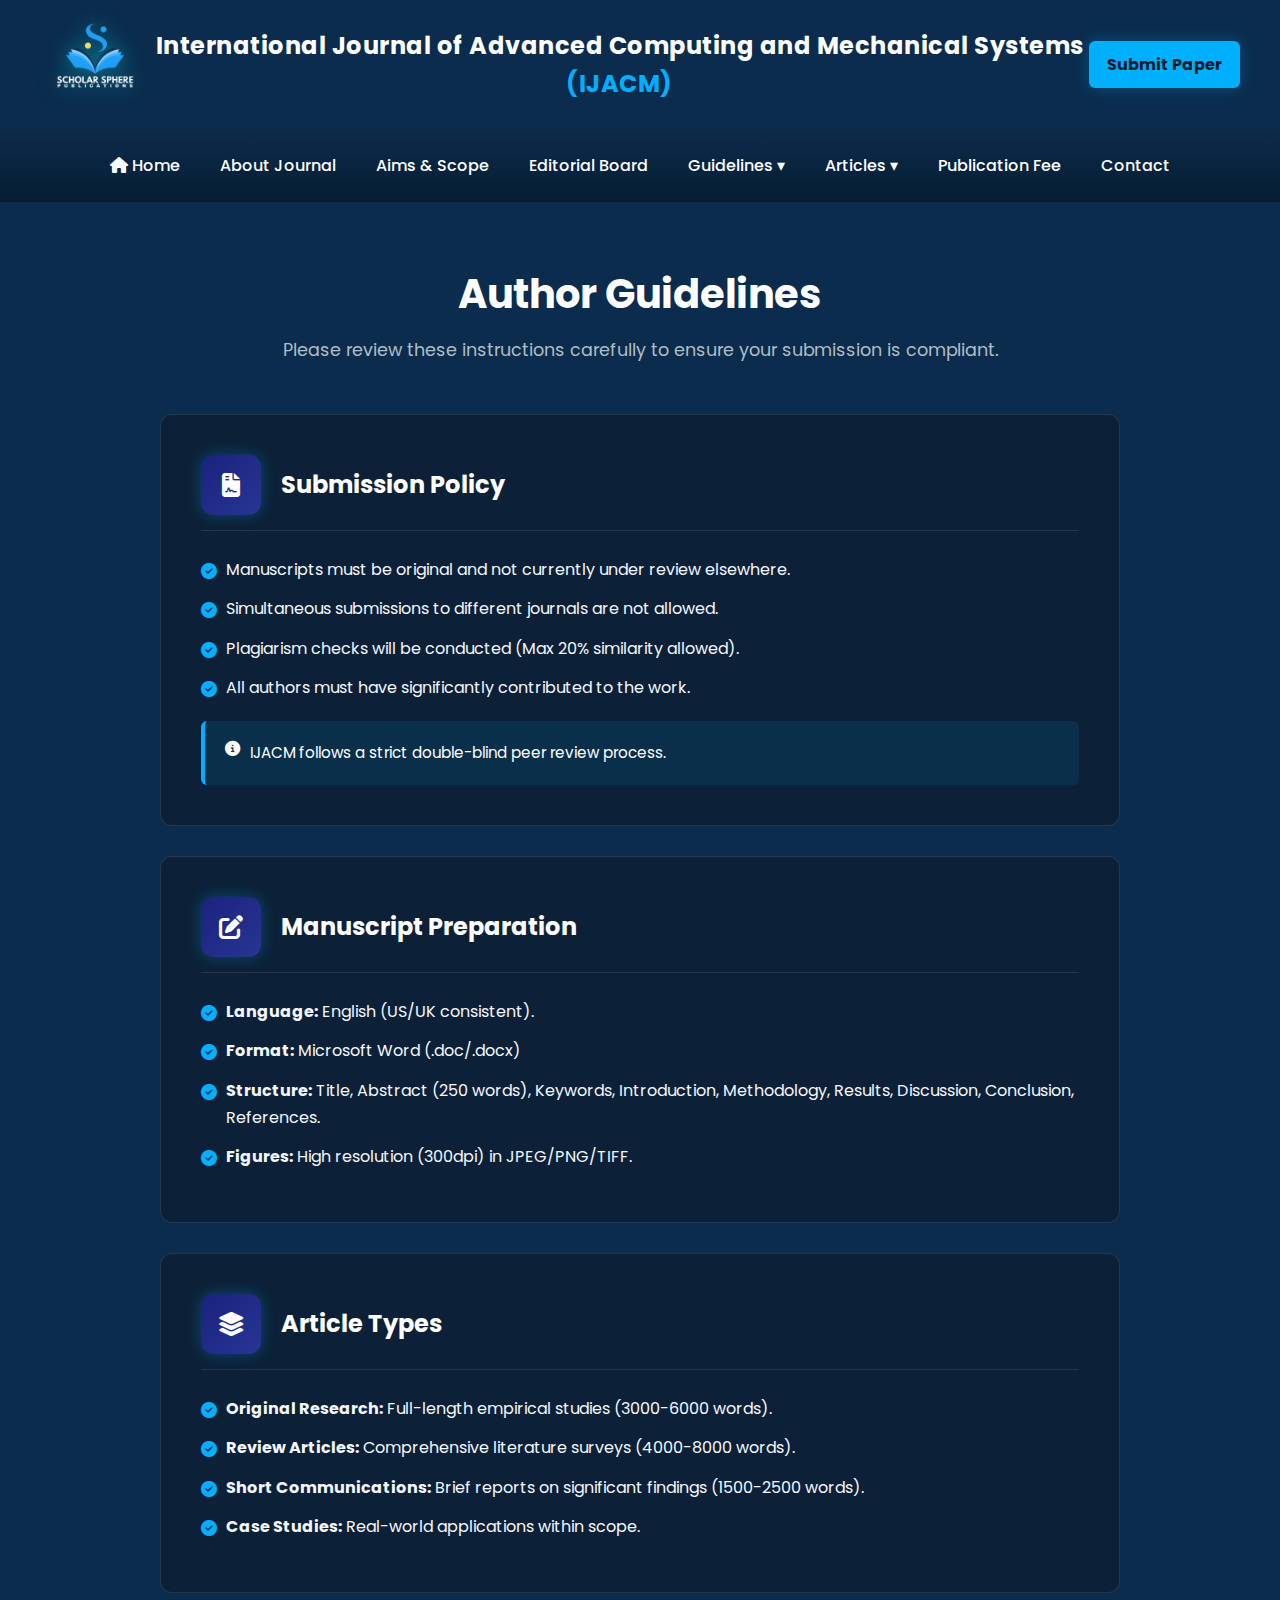
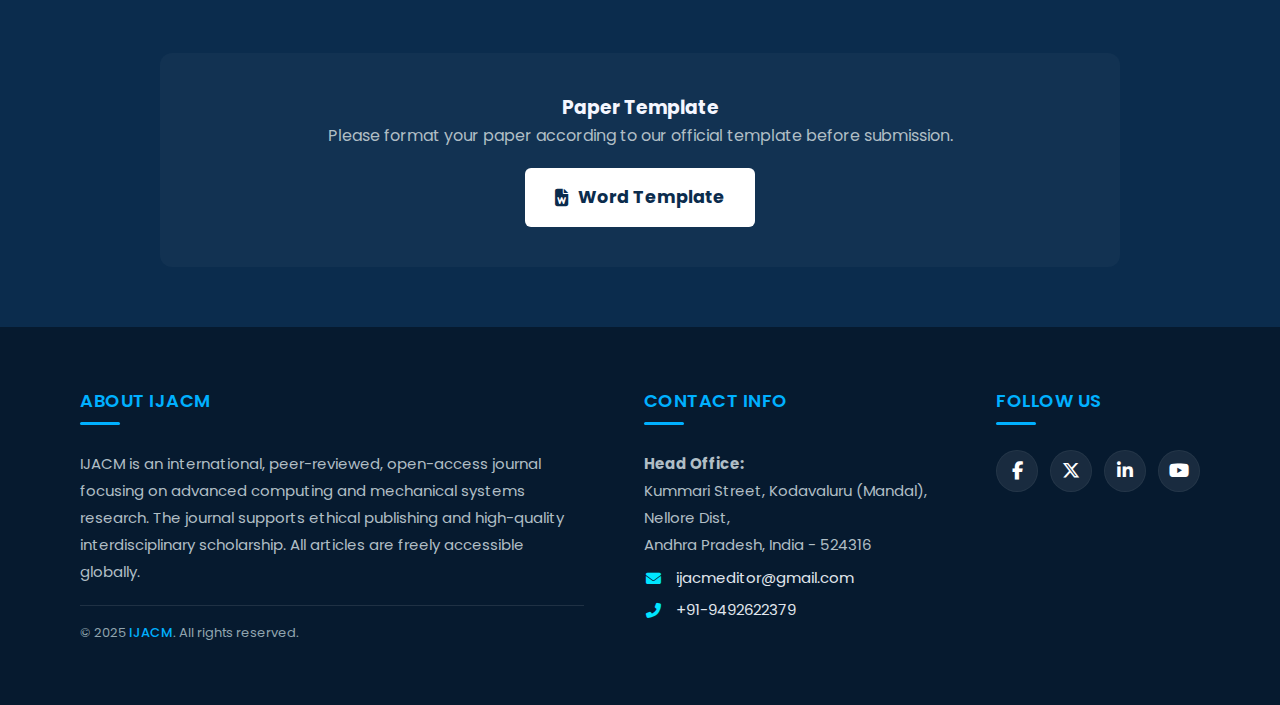
<file: pages/author-guidelines.html>
<!DOCTYPE html>
<html lang="en">

<head>
  <meta charset="UTF-8">
  <meta name="viewport" content="width=device-width, initial-scale=1.0">
  <title>Submit Paper & Guidelines - IJACM</title>
  <meta name="keywords"
    content="advanced computing, mechanical systems, engineering research, open access journal, peer reviewed, IJACM">
  <meta name="description"
    content="Submit your research to IJACM. Read our author guidelines for publishing engineering research papers and technical manuscripts.">
  <link rel="stylesheet" href="https://cdnjs.cloudflare.com/ajax/libs/font-awesome/6.5.1/css/all.min.css">
  <style>
    /* ================= GLOBAL STYLES ================= */
    @import url('https://fonts.googleapis.com/css2?family=Poppins:wght@300;400;500;600;700;800&display=swap');

    :root {
      --primary: #1a237e;
      --secondary: #00b0ff;
      --accent: #ff4081;
      --accent-yellow: #ffc107;
      --bg-dark: #0b2c4d;
      --bg-darker: #061a2f;
      --text-light: #f5f7ff;
      --text-muted: #b0bec5;
      --white: #ffffff;
      --gradient-primary: linear-gradient(135deg, #1a237e 0%, #283593 100%);
      --gradient-secondary: linear-gradient(135deg, #00b0ff 0%, #2979ff 100%);
      --gradient-dark: linear-gradient(135deg, #0b2c4d 0%, #0d1b2a 100%);
      --radius-sm: 6px;
      --radius-md: 12px;
      --shadow-sm: 0 4px 6px rgba(0, 0, 0, 0.1);
      --shadow-md: 0 10px 30px rgba(0, 0, 0, 0.2);
      --shadow-glow: 0 0 15px rgba(0, 176, 255, 0.3);
      --transition-fast: 0.2s ease;
      --transition-normal: 0.3s ease;
    }

    * {
      box-sizing: border-box;
      margin: 0;
      padding: 0;
    }

    body {
      font-family: 'Poppins', sans-serif;
      background: var(--bg-dark);
      color: var(--text-light);
      line-height: 1.6;
      overflow-x: hidden;
    }

    a {
      text-decoration: none;
      color: inherit;
      transition: var(--transition-fast);
    }

    ul {
      list-style: none;
    }

    main {
      padding: 20px;
      min-height: 420px;
    }

    /* ================= PAGE SPECIFIC STYLES ================= */
    /* Guidelines Page Specifics */
    .guidelines-wrapper {
      max-width: 1000px;
      margin: 40px auto;
      padding: 0 20px;
    }

    .page-title-center {
      text-align: center;
      margin-bottom: 50px;
    }

    .page-title-center h2 {
      font-size: 2.5rem;
      color: var(--white);
      margin-bottom: 10px;
    }

    .page-title-center p {
      color: var(--text-muted);
      font-size: 1.1rem;
    }

    /* Process Steps / Cards */
    .guideline-section {
      background: rgba(13, 27, 42, 0.6);
      border: 1px solid rgba(255, 255, 255, 0.1);
      border-radius: var(--radius-md);
      padding: 40px;
      margin-bottom: 30px;
      position: relative;
      overflow: hidden;
      transition: transform 0.3s ease, box-shadow 0.3s ease;
    }

    .guideline-section:hover {
      transform: translateY(-5px);
      box-shadow: var(--shadow-md);
      background: rgba(13, 27, 42, 0.8);
    }

    .guideline-header {
      display: flex;
      align-items: center;
      gap: 20px;
      margin-bottom: 25px;
      border-bottom: 1px solid rgba(255, 255, 255, 0.1);
      padding-bottom: 15px;
    }

    .section-icon {
      width: 60px;
      height: 60px;
      background: var(--gradient-primary);
      border-radius: 12px;
      display: flex;
      align-items: center;
      justify-content: center;
      font-size: 1.5rem;
      color: var(--white);
      box-shadow: var(--shadow-glow);
    }

    .guideline-header h3 {
      font-size: 1.5rem;
      color: var(--white);
      margin: 0;
    }

    .guideline-content ul {
      list-style: none;
      padding: 0;
    }

    .guideline-content li {
      position: relative;
      padding-left: 25px;
      margin-bottom: 12px;
      color: var(--text-light);
      font-size: 1rem;
      line-height: 1.7;
    }

    .guideline-content li::before {
      content: '\f058';
      font-family: 'Font Awesome 6 Free';
      font-weight: 900;
      position: absolute;
      left: 0;
      color: var(--secondary);
      font-size: 1rem;
      top: 2px;
    }

    /* Highlight Box */
    .highlight-box {
      background: rgba(0, 176, 255, 0.1);
      border-left: 4px solid var(--secondary);
      padding: 20px;
      border-radius: var(--radius-sm);
      margin-top: 20px;
    }

    .highlight-box p {
      margin: 0;
      color: var(--white);
      font-size: 0.95rem;
      display: flex;
      gap: 10px;
    }

    .download-section {
      text-align: center;
      margin-top: 60px;
      padding: 40px;
      background: rgba(255, 255, 255, 0.03);
      border-radius: var(--radius-md);
    }

    .template-btn {
      display: inline-flex;
      align-items: center;
      gap: 10px;
      background: var(--white);
      color: var(--bg-dark);
      padding: 15px 30px;
      border-radius: var(--radius-sm);
      font-weight: 700;
      font-size: 1.1rem;
      margin-top: 20px;
      transition: var(--transition-normal);
    }

    .template-btn:hover {
      background: var(--secondary);
      color: var(--white);
      transform: translateY(-3px);
      box-shadow: var(--shadow-glow);
    }

    @media (max-width: 768px) {
      .guideline-header {
        flex-direction: column;
        text-align: center;
        align-items: center;
      }
    }
  </style>
</head>

<body>

  <div id="header-placeholder"></div>
  <div id="navbar-placeholder"></div>

  <main>
    <div class="guidelines-wrapper">

      <div class="page-title-center">
        <h2>Author Guidelines</h2>
        <p>Please review these instructions carefully to ensure your submission is compliant.</p>
      </div>

      <!-- Section 1: Submission Policy -->
      <div class="guideline-section">
        <div class="guideline-header">
          <div class="section-icon"><i class="fas fa-file-contract"></i></div>
          <h3>Submission Policy</h3>
        </div>
        <div class="guideline-content">
          <ul>
            <li>Manuscripts must be original and not currently under review elsewhere.</li>
            <li>Simultaneous submissions to different journals are not allowed.</li>
            <li>Plagiarism checks will be conducted (Max 20% similarity allowed).</li>
            <li>All authors must have significantly contributed to the work.</li>
          </ul>
          <div class="highlight-box">
            <p><i class="fas fa-info-circle"></i> IJACM follows a strict double-blind peer review process.</p>
          </div>
        </div>
      </div>

      <!-- Section 2: Manuscript Format -->
      <div class="guideline-section">
        <div class="guideline-header">
          <div class="section-icon"><i class="fas fa-edit"></i></div>
          <h3>Manuscript Preparation</h3>
        </div>
        <div class="guideline-content">
          <ul>
            <li><strong>Language:</strong> English (US/UK consistent).</li>
            <li><strong>Format:</strong> Microsoft Word (.doc/.docx) </li>
            <li><strong>Structure:</strong> Title, Abstract (250 words), Keywords, Introduction, Methodology, Results,
              Discussion, Conclusion, References.</li>
            <li><strong>Figures:</strong> High resolution (300dpi) in JPEG/PNG/TIFF.</li>
          </ul>
        </div>
      </div>

      <!-- Section 3: Article Types -->
      <div class="guideline-section">
        <div class="guideline-header">
          <div class="section-icon"><i class="fas fa-layer-group"></i></div>
          <h3>Article Types</h3>
        </div>
        <div class="guideline-content">
          <ul>
            <li><strong>Original Research:</strong> Full-length empirical studies (3000-6000 words).</li>
            <li><strong>Review Articles:</strong> Comprehensive literature surveys (4000-8000 words).</li>
            <li><strong>Short Communications:</strong> Brief reports on significant findings (1500-2500 words).</li>
            <li><strong>Case Studies:</strong> Real-world applications within scope.</li>
          </ul>
        </div>
      </div>

      <!-- Template Download -->
      <div class="download-section">
        <h3>Paper Template</h3>
        <p style="color: var(--text-muted);">Please format your paper according to our official template before
          submission.</p>
        <a href="../assets/editors/IJACM_Paper_Template_A4_Word.docx" class="template-btn" target="_blank">
          <i class="fas fa-file-word"></i> Word Template
        </a>
      </div>

    </div>
  </main>

  <div id="footer-placeholder"></div>
  <script src="../script.js"></script>
</body>

</html>
</file>
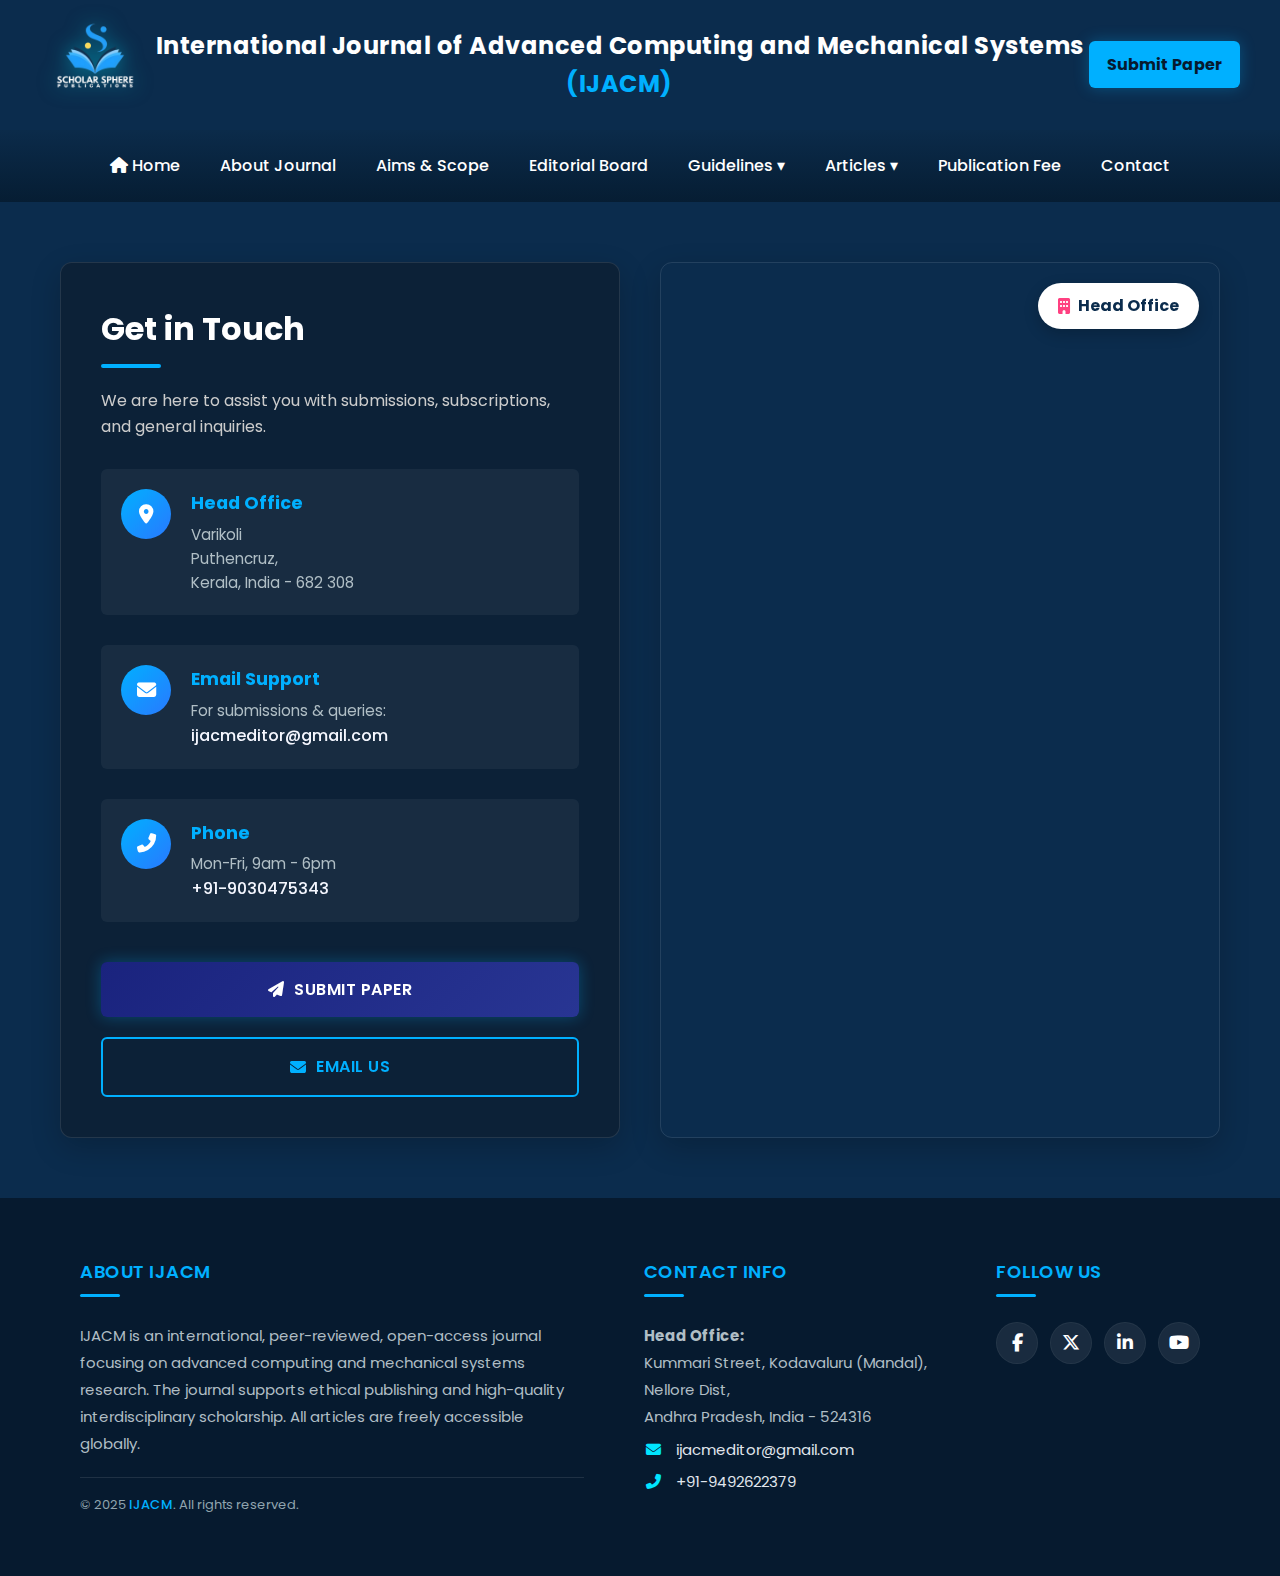
<file: pages/contact.html>
<!DOCTYPE html>
<html lang="en">

<head>
  <meta charset="UTF-8">
  <meta name="viewport" content="width=device-width, initial-scale=1.0">
  <title>Contact Us - IJACM</title>
  <meta name="keywords"
    content="advanced computing, mechanical systems, engineering research, open access journal, peer reviewed, IJACM">
  <meta name="description"
    content="Contact IJACM editorial office for inquiries regarding submission, fees, or special issues.">
  <link rel="stylesheet" href="https://cdnjs.cloudflare.com/ajax/libs/font-awesome/6.5.1/css/all.min.css">
  <style>
    /* ================= GLOBAL STYLES ================= */
    @import url('https://fonts.googleapis.com/css2?family=Poppins:wght@300;400;500;600;700;800&display=swap');

    :root {
      --primary: #1a237e;
      --secondary: #00b0ff;
      --accent: #ff4081;
      --accent-yellow: #ffc107;
      --bg-dark: #0b2c4d;
      --bg-darker: #061a2f;
      --text-light: #f5f7ff;
      --text-muted: #b0bec5;
      --white: #ffffff;
      --gradient-primary: linear-gradient(135deg, #1a237e 0%, #283593 100%);
      --gradient-secondary: linear-gradient(135deg, #00b0ff 0%, #2979ff 100%);
      --gradient-dark: linear-gradient(135deg, #0b2c4d 0%, #0d1b2a 100%);
      --radius-sm: 6px;
      --radius-md: 12px;
      --shadow-sm: 0 4px 6px rgba(0, 0, 0, 0.1);
      --shadow-md: 0 10px 30px rgba(0, 0, 0, 0.2);
      --shadow-glow: 0 0 15px rgba(0, 176, 255, 0.3);
      --transition-fast: 0.2s ease;
      --transition-normal: 0.3s ease;
    }

    * {
      box-sizing: border-box;
      margin: 0;
      padding: 0;
    }

    body {
      font-family: 'Poppins', sans-serif;
      background: var(--bg-dark);
      color: var(--text-light);
      line-height: 1.6;
      overflow-x: hidden;
    }

    a {
      text-decoration: none;
      color: inherit;
      transition: var(--transition-fast);
    }

    ul {
      list-style: none;
    }

    main {
      padding: 20px;
      min-height: 420px;
    }

    /* ================= PAGE SPECIFIC STYLES ================= */
    /* Contact Page Specific Styles */
    .contact-wrapper {
      display: grid;
      grid-template-columns: 1fr 1fr;
      gap: 40px;
      max-width: 1200px;
      margin: 40px auto;
      padding: 0 20px;
      align-items: stretch;
    }

    /* Left Side: Contact Info */
    .contact-details {
      background: rgba(13, 27, 42, 0.6);
      backdrop-filter: blur(10px);
      padding: 40px;
      border-radius: var(--radius-md);
      border: 1px solid rgba(255, 255, 255, 0.1);
      box-shadow: var(--shadow-md);
    }

    .contact-details h2 {
      font-size: 2rem;
      color: var(--white);
      margin-bottom: 20px;
      position: relative;
    }

    .contact-details h2::after {
      content: '';
      display: block;
      width: 60px;
      height: 4px;
      background: var(--secondary);
      margin-top: 10px;
      border-radius: 2px;
    }

    .info-card {
      display: flex;
      align-items: flex-start;
      gap: 20px;
      margin-bottom: 30px;
      padding: 20px;
      background: rgba(255, 255, 255, 0.05);
      border-radius: var(--radius-sm);
      transition: var(--transition-normal);
    }

    .info-card:hover {
      background: rgba(255, 255, 255, 0.1);
      transform: translateX(5px);
    }

    .info-icon {
      width: 50px;
      height: 50px;
      background: var(--gradient-secondary);
      border-radius: 50%;
      display: flex;
      align-items: center;
      justify-content: center;
      font-size: 1.2rem;
      color: var(--white);
      flex-shrink: 0;
    }

    .info-text h3 {
      font-size: 1.1rem;
      color: var(--secondary);
      margin-bottom: 5px;
    }

    .info-text p {
      color: var(--text-muted);
      font-size: 0.95rem;
      line-height: 1.6;
      margin: 0;
    }

    .info-text a {
      color: var(--text-light);
      font-weight: 500;
    }

    .info-text a:hover {
      color: var(--secondary);
      text-decoration: underline;
    }

    /* CTAs */
    .contact-actions {
      display: flex;
      gap: 20px;
      margin-top: 40px;
    }

    .action-btn {
      flex: 1;
      text-align: center;
      padding: 15px;
      border-radius: var(--radius-sm);
      font-weight: 600;
      text-transform: uppercase;
      letter-spacing: 0.5px;
      color: var(--white);
      transition: var(--transition-normal);
      display: flex;
      align-items: center;
      justify-content: center;
      gap: 10px;
    }

    .btn-call {
      background: transparent;
      border: 2px solid var(--secondary);
      color: var(--secondary);
    }

    .btn-call:hover {
      background: var(--secondary);
      color: var(--bg-dark);
    }

    .btn-email {
      background: var(--gradient-primary);
      border: none;
      box-shadow: var(--shadow-glow);
    }

    .btn-email:hover {
      transform: translateY(-2px);
      box-shadow: 0 5px 20px rgba(26, 35, 126, 0.4);
    }

    /* Right Side: Map */
    .map-container {
      border-radius: var(--radius-md);
      overflow: hidden;
      position: relative;
      min-height: 500px;
      box-shadow: var(--shadow-md);
      border: 1px solid rgba(255, 255, 255, 0.1);
    }

    .map-container iframe {
      width: 100%;
      height: 100%;
      border: 0;
    }

    .head-office-badge {
      position: absolute;
      top: 20px;
      right: 20px;
      background: var(--white);
      color: var(--bg-dark);
      padding: 10px 20px;
      border-radius: 30px;
      font-weight: 700;
      box-shadow: 0 5px 15px rgba(0, 0, 0, 0.2);
      display: flex;
      align-items: center;
      gap: 8px;
      z-index: 10;
    }

    .head-office-badge i {
      color: var(--accent);
    }

    /* Responsive */
    @media (max-width: 900px) {
      .contact-wrapper {
        grid-template-columns: 1fr;
      }

      .map-container {
        min-height: 400px;
        order: 2;
        /* Map below on mobile */
      }

      .contact-details {
        order: 1;
      }
    }
  </style>
</head>

<body>

  <div id="header-placeholder"></div>
  <div id="navbar-placeholder"></div>

  <main>
    <div class="contact-wrapper">
      <!-- Left: Contact Details -->
      <div class="contact-details">
        <h2>Get in Touch</h2>
        <p style="color: #ccc; margin-bottom: 30px;">
          We are here to assist you with submissions, subscriptions, and general inquiries.
        </p>

        <div class="info-card">
          <div class="info-icon"><i class="fas fa-map-marker-alt"></i></div>
          <div class="info-text">
            <h3>Head Office</h3>
            <p>Varikoli <br>Puthencruz, <br>Kerala, India - 682 308</p>
          </div>
        </div>

        <div class="info-card">
          <div class="info-icon"><i class="fas fa-envelope"></i></div>
          <div class="info-text">
            <h3>Email Support</h3>
            <p>For submissions & queries:</p>
            <a href="mailto:ijacmeditor@gmail.com">ijacmeditor@gmail.com</a>
          </div>
        </div>

        <div class="info-card">
          <div class="info-icon"><i class="fas fa-phone-alt"></i></div>
          <div class="info-text">
            <h3>Phone</h3>
            <p>Mon-Fri, 9am - 6pm</p>
            <a href="tel:+919492622379">+91-9030475343</a>
          </div>
        </div>

        <div class="contact-actions" style="flex-direction: column;">
          <a href="submit.html" class="action-btn btn-email"><i class="fas fa-paper-plane"></i> Submit Paper</a>
          <a href="mailto:ijacmeditor@gmail.com" class="action-btn btn-call"><i class="fas fa-envelope"></i> Email Us</a>
        </div>
      </div>

      <!-- Right: Map -->
      <div class="map-container">
        <div class="head-office-badge">
          <i class="fas fa-building"></i> Head Office
        </div>
        <iframe src="https://www.google.com/maps/embed?pb=!1m18!1m12!1m3!1d241.25869440467275!2d80.04337400540476!3d14.648043695510545!2m3!1f0!2f0!3f0!3m2!1i1024!2i768!4f13.1!3m3!1m2!1s0x3a4c8ea46f8a6abf%3A0x1c0523c31fcc87d6!2sRajupalem%20-%20Isakapalle%20Rd%2C%20Andhra%20Pradesh!5e0!3m2!1sen!2sin!4v1767531282092!5m2!1sen!2sin" width="600" height="450" style="border:0;" allowfullscreen="" loading="lazy" referrerpolicy="no-referrer-when-downgrade"></iframe>
      </div>
    </div>
  </main>

  <div id="footer-placeholder"></div>
  <script src="../script.js"></script>
</body>

</html>
</file>
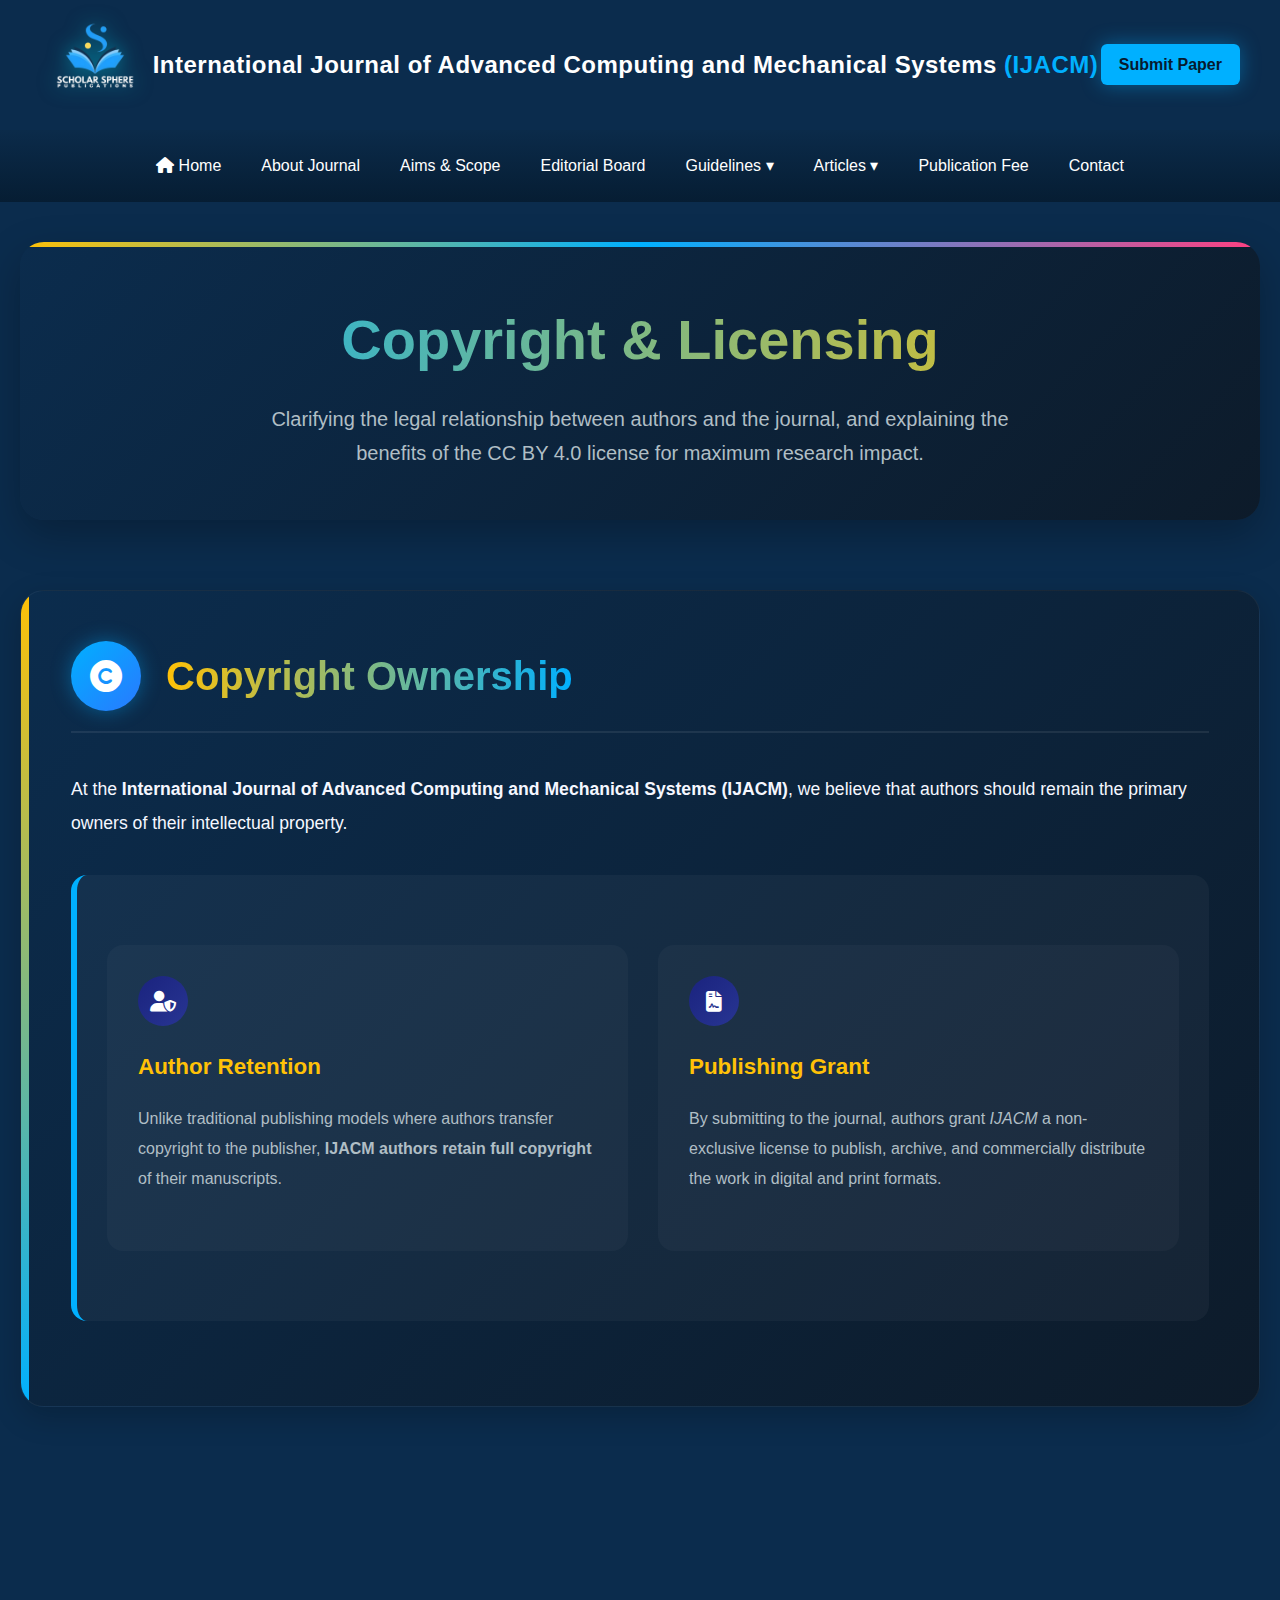
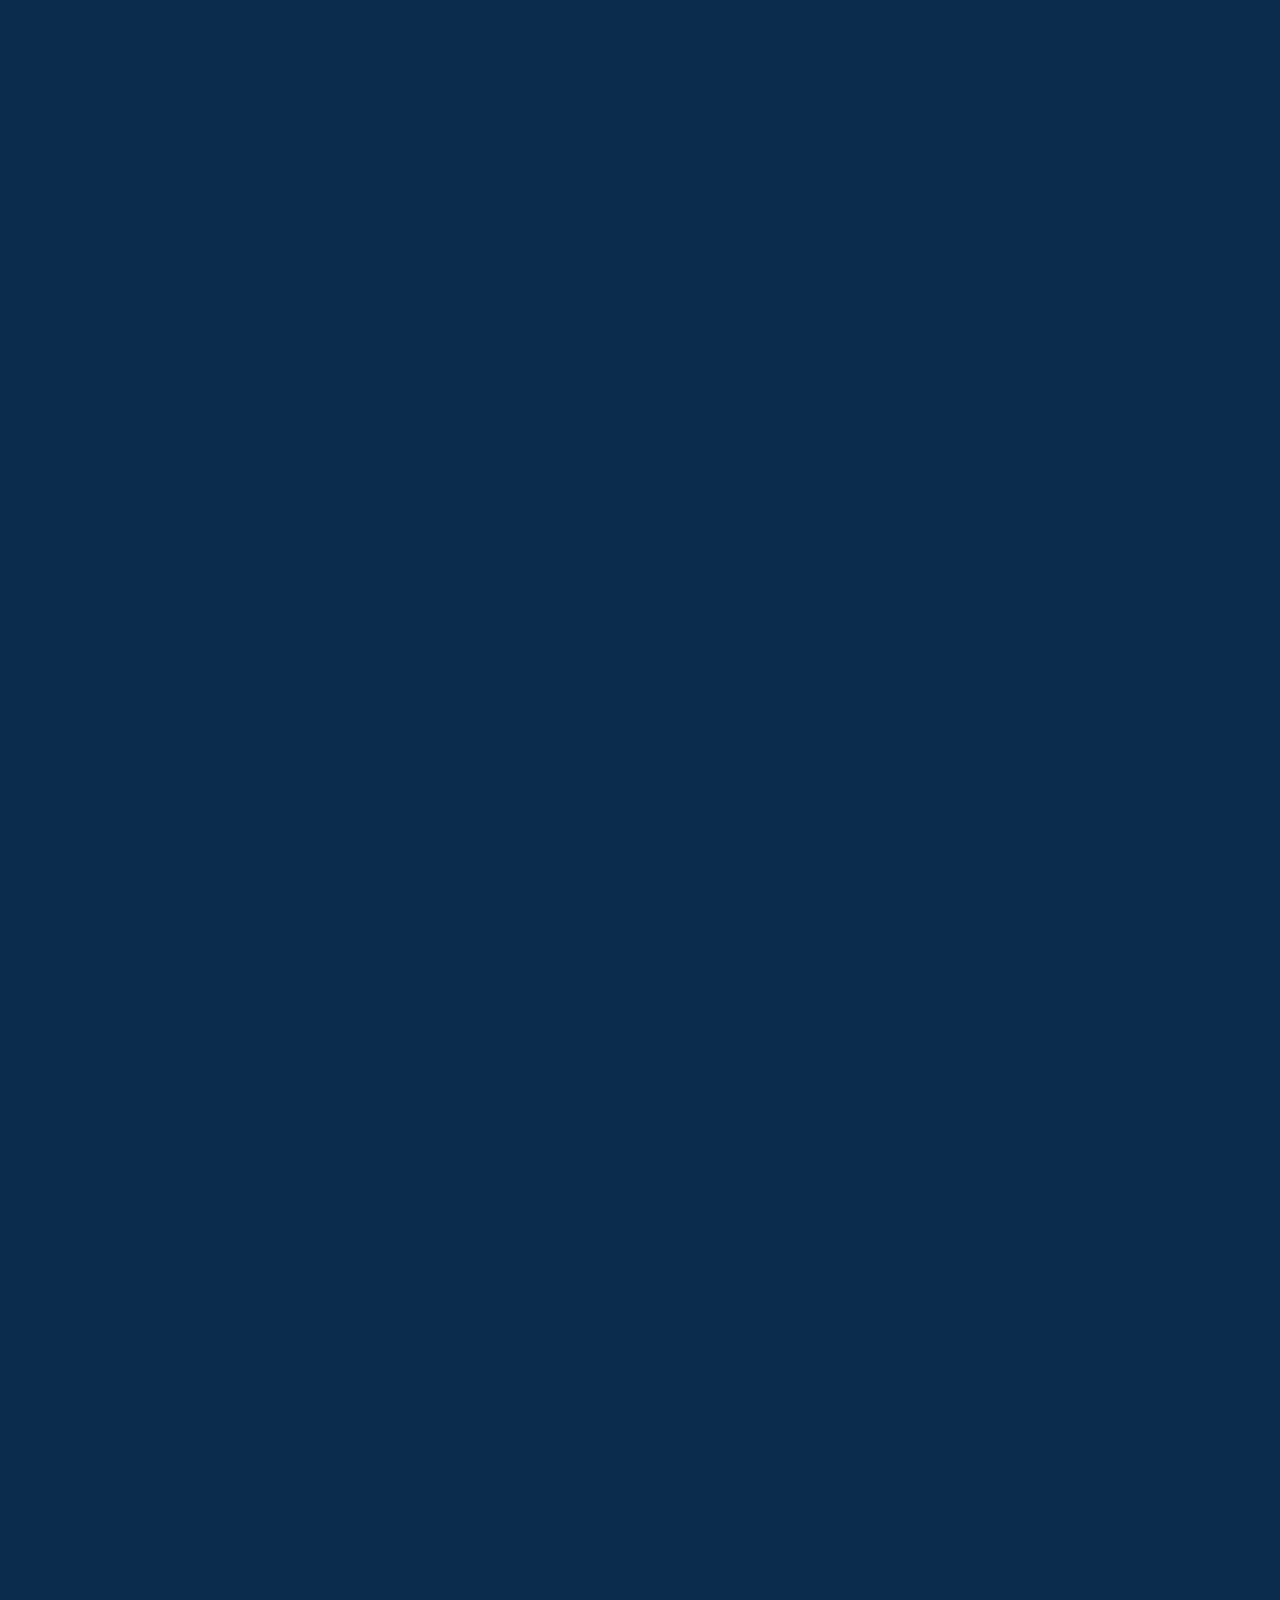
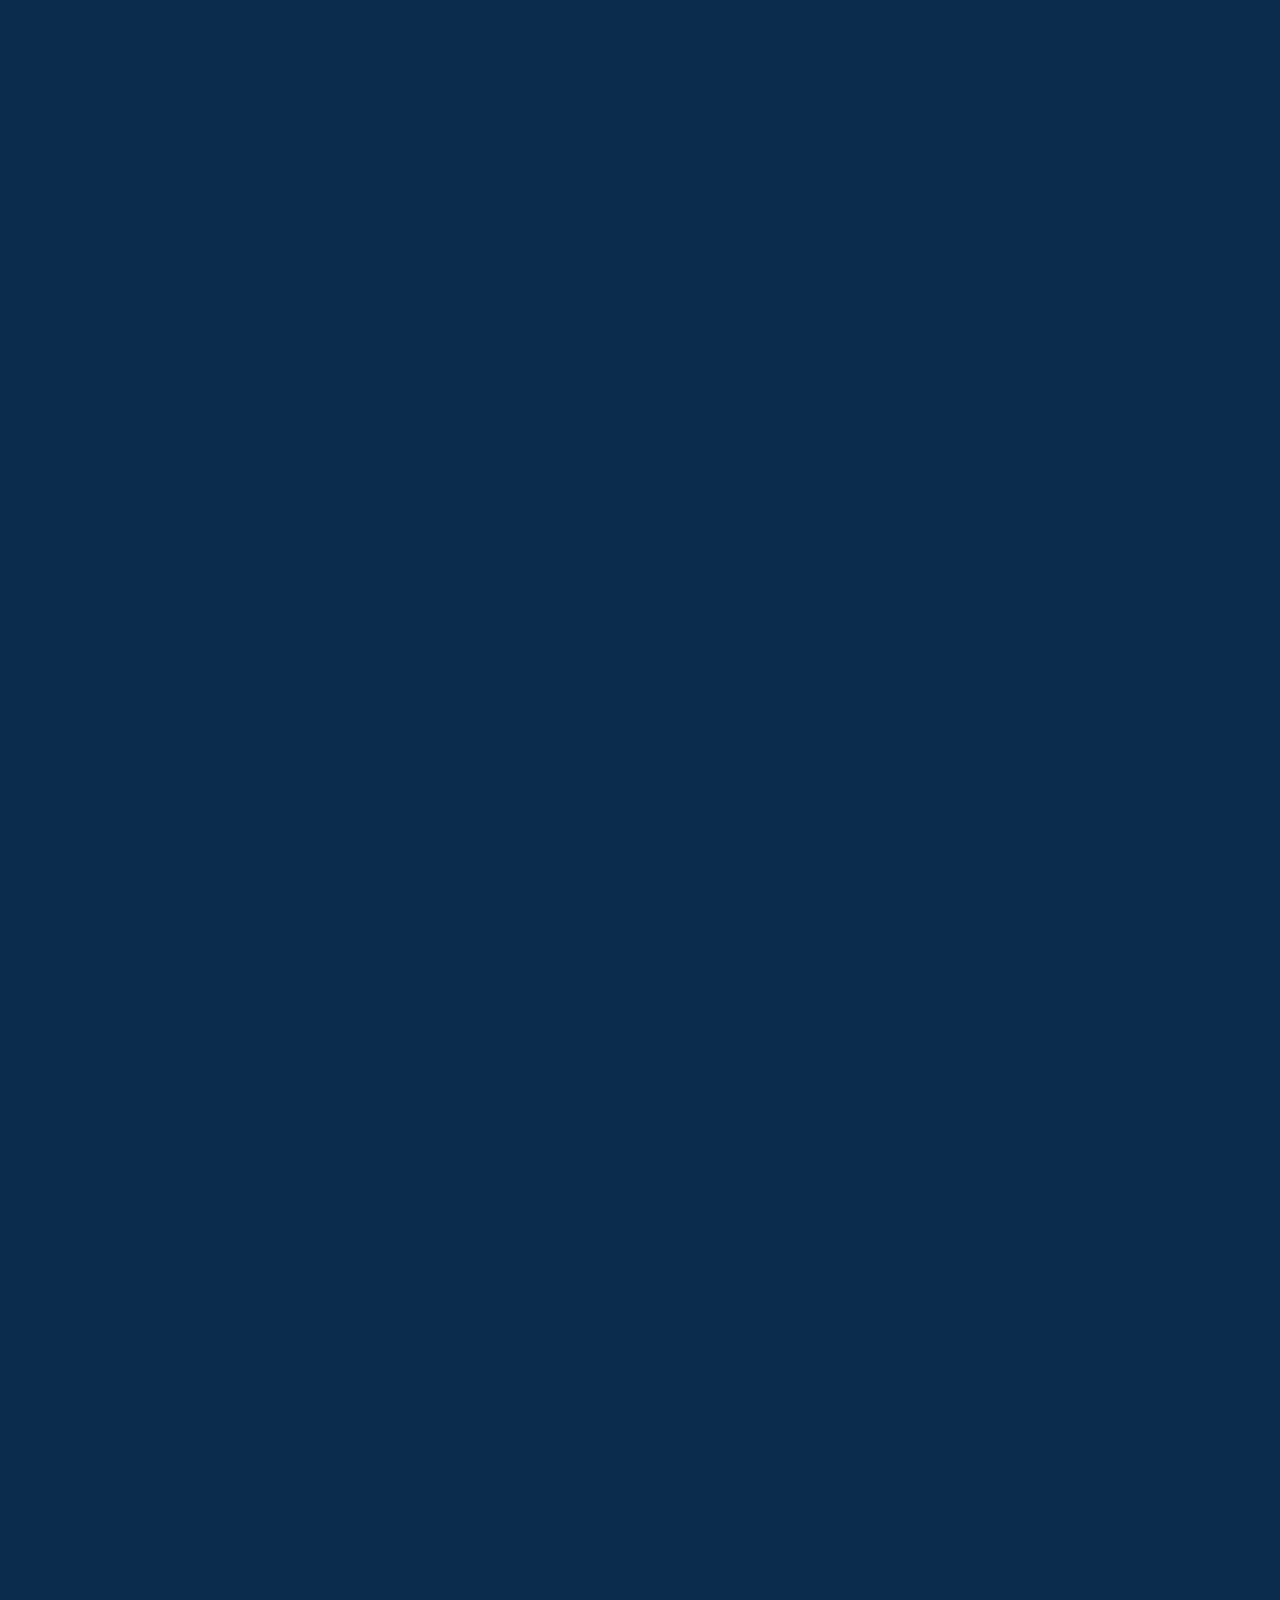
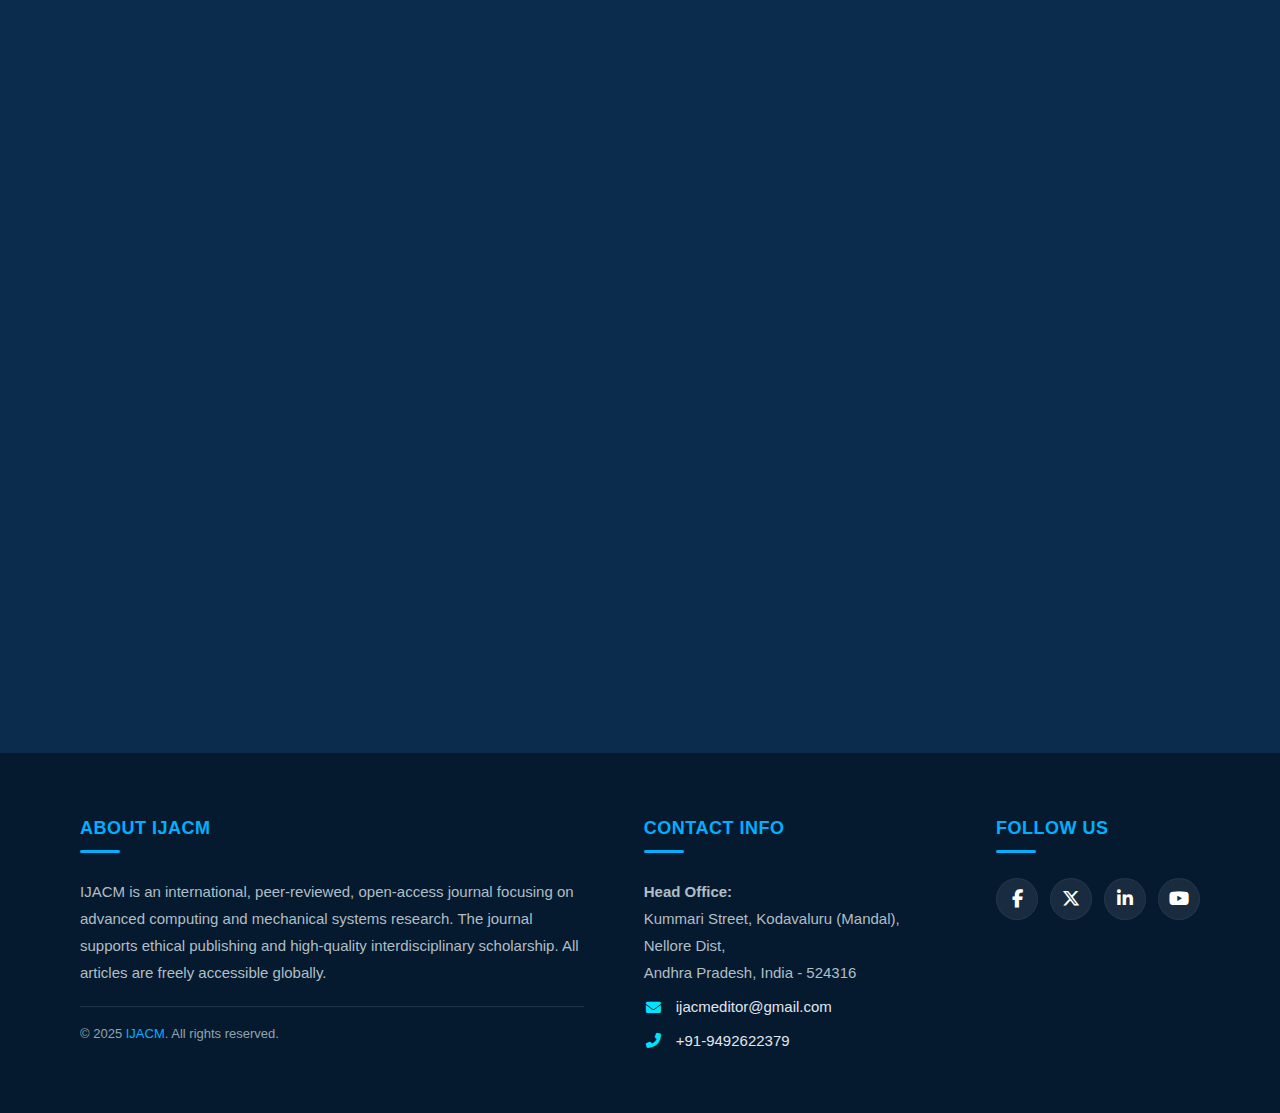
<file: pages/copyright.html>
<!DOCTYPE html>
<html lang="en">

<head>
  <meta charset="UTF-8">
  <meta name="viewport" content="width=device-width, initial-scale=1.0">
  <title>Copyright - IJACM</title>
    <meta name="keywords" content="International Journal of Advanced Computing and Mechanical Systems, IJACM journal, advanced computing research, mechanical systems engineering, peer-reviewed engineering journal, open access engineering journal, computational mechanics, mechatronics research, engineering publication, scientific research journal, computational fluid dynamics, finite element analysis, robotics and automation, artificial intelligence in engineering, machine learning applications, smart manufacturing, IoT in mechanical systems, cyber-physical systems, digital twin technology, additive manufacturing research, predictive maintenance, industrial automation, control systems engineering, thermal analysis, structural dynamics">
    <meta name="description" content="Read Copyright at International Journal of Advanced Computing and Mechanical Systems. Open access engineering methodology and research.">
  <link rel="stylesheet" href="https://cdnjs.cloudflare.com/ajax/libs/font-awesome/6.5.1/css/all.min.css">
  <style>
    /* ================= ROOT & RESET ================= */
    :root {
      --primary: #1a237e;
      --secondary: #00b0ff;
      --accent: #ff4081;
      --accent-yellow: #ffc107;
      --success: #4caf50;
      --bg-dark: #0b2c4d;
      --bg-darker: #061a2f;
      --text-light: #f5f7ff;
      --text-muted: #b0bec5;
      --white: #ffffff;
      --gradient-primary: linear-gradient(135deg, #1a237e 0%, #283593 100%);
      --gradient-secondary: linear-gradient(135deg, #00b0ff 0%, #2979ff 100%);
      --gradient-dark: linear-gradient(135deg, #0b2c4d 0%, #0d1b2a 100%);
      --radius-sm: 8px;
      --radius-md: 16px;
      --radius-lg: 24px;
      --shadow-sm: 0 4px 12px rgba(0, 0, 0, 0.1);
      --shadow-md: 0 10px 30px rgba(0, 0, 0, 0.2);
      --shadow-lg: 0 15px 40px rgba(0, 0, 0, 0.25);
      --shadow-glow: 0 0 20px rgba(0, 176, 255, 0.4);
      --transition-fast: 0.25s ease;
      --transition-normal: 0.4s ease;
      --transition-slow: 0.6s ease;
    }

    * {
      margin: 0;
      padding: 0;
      box-sizing: border-box;
    }

    html {
      scroll-behavior: smooth;
    }

    body {
      font-family: 'Segoe UI', Tahoma, Geneva, Verdana, sans-serif;
      background: var(--bg-dark);
      color: var(--text-light);
      line-height: 1.7;
      overflow-x: hidden;
      min-height: 100vh;
    }

    a {
      text-decoration: none;
      color: inherit;
      transition: var(--transition-fast);
    }

    main {
      max-width: 1300px;
      margin: 0 auto;
      padding: 40px 20px;
    }

    /* ================= HEADER ================= */
    .page-header {
      text-align: center;
      margin-bottom: 70px;
      padding: 50px 30px;
      background: var(--gradient-dark);
      border-radius: var(--radius-lg);
      box-shadow: var(--shadow-lg);
      position: relative;
      overflow: hidden;
    }

    .page-header::before {
      content: '';
      position: absolute;
      top: 0;
      left: 0;
      width: 100%;
      height: 5px;
      background: linear-gradient(90deg, var(--accent-yellow), var(--secondary), var(--accent));
      animation: slideInHeader 1s ease-out;
    }

    @keyframes slideInHeader {
      from {
        transform: translateX(-100%);
      }

      to {
        transform: translateX(0);
      }
    }

    .page-title {
      font-size: 3.5rem;
      font-weight: 800;
      margin-bottom: 15px;
      background: linear-gradient(90deg, var(--secondary), var(--accent-yellow));
      -webkit-background-clip: text;
      -webkit-text-fill-color: transparent;
      background-clip: text;
      animation: fadeInUp 0.8s ease 0.2s both;
    }

    .page-subtitle {
      font-size: 1.25rem;
      color: var(--text-muted);
      max-width: 800px;
      margin: 0 auto;
      animation: fadeInUp 0.8s ease 0.4s both;
    }

    /* ================= SECTION STYLES ================= */
    .policy-section {
      background: var(--gradient-dark);
      border-radius: var(--radius-lg);
      margin-bottom: 50px;
      padding: 50px;
      box-shadow: var(--shadow-md);
      border: 1px solid rgba(255, 255, 255, 0.05);
      position: relative;
      overflow: hidden;
      opacity: 0;
      transform: translateY(40px);
      transition: opacity var(--transition-slow), transform var(--transition-slow), box-shadow var(--transition-normal);
    }

    .policy-section.visible {
      opacity: 1;
      transform: translateY(0);
    }

    .policy-section:hover {
      box-shadow: var(--shadow-lg);
      border-color: rgba(0, 176, 255, 0.15);
    }

    .policy-section::before {
      content: '';
      position: absolute;
      top: 0;
      left: 0;
      width: 8px;
      height: 100%;
      background: linear-gradient(to bottom, var(--accent-yellow), var(--secondary));
    }

    .section-header {
      display: flex;
      align-items: center;
      margin-bottom: 40px;
      padding-bottom: 20px;
      border-bottom: 2px solid rgba(255, 255, 255, 0.08);
    }

    .section-icon {
      width: 70px;
      height: 70px;
      background: var(--gradient-secondary);
      border-radius: 50%;
      display: flex;
      align-items: center;
      justify-content: center;
      margin-right: 25px;
      font-size: 2rem;
      color: var(--white);
      flex-shrink: 0;
      box-shadow: var(--shadow-glow);
      transition: var(--transition-normal);
    }

    .policy-section:hover .section-icon {
      transform: rotate(15deg) scale(1.05);
    }

    .section-title {
      font-size: 2.5rem;
      font-weight: 700;
      color: var(--accent-yellow);
      background: linear-gradient(90deg, var(--accent-yellow), var(--secondary));
      -webkit-background-clip: text;
      -webkit-text-fill-color: transparent;
      background-clip: text;
    }

    .section-content {
      font-size: 1.1rem;
      line-height: 1.9;
      color: var(--text-light);
    }

    .section-content p {
      margin-bottom: 25px;
    }

    /* ================= HIGHLIGHT BOXES ================= */
    .highlight-box {
      background: rgba(255, 255, 255, 0.04);
      border-radius: var(--radius-md);
      padding: 30px;
      margin: 35px 0;
      border-left: 6px solid;
      transition: all var(--transition-normal);
    }

    .highlight-box:hover {
      transform: translateX(10px);
      background: rgba(255, 255, 255, 0.07);
    }

    .highlight-box.ownership {
      border-left-color: var(--secondary);
    }

    .highlight-box.license {
      border-left-color: var(--success);
    }

    .highlight-box.warranty {
      border-left-color: var(--accent);
    }

    /* ================= KEY POINTS GRID ================= */
    .key-points-grid {
      display: grid;
      grid-template-columns: repeat(auto-fit, minmax(280px, 1fr));
      gap: 30px;
      margin: 40px 0;
    }

    .key-point {
      background: rgba(255, 255, 255, 0.03);
      border-radius: var(--radius-md);
      padding: 30px;
      position: relative;
      overflow: hidden;
      border: 1px solid transparent;
      transition: all var(--transition-normal);
    }

    .key-point:hover {
      transform: translateY(-8px);
      background: rgba(255, 255, 255, 0.06);
      border-color: rgba(0, 176, 255, 0.2);
      box-shadow: var(--shadow-md);
    }

    .key-point::before {
      content: '';
      position: absolute;
      top: 0;
      left: 0;
      width: 100%;
      height: 4px;
      background: var(--secondary);
      transform: scaleX(0);
      transform-origin: left;
      transition: transform var(--transition-normal);
    }

    .key-point:hover::before {
      transform: scaleX(1);
    }

    .point-icon {
      width: 50px;
      height: 50px;
      background: var(--gradient-primary);
      border-radius: 50%;
      display: flex;
      align-items: center;
      justify-content: center;
      margin-bottom: 20px;
      font-size: 1.3rem;
      color: var(--white);
    }

    .key-point h4 {
      font-size: 1.4rem;
      color: var(--accent-yellow);
      margin-bottom: 15px;
    }

    .key-point p {
      color: var(--text-muted);
      font-size: 1rem;
    }

    /* ================= CC LICENSE BADGE ================= */
    .cc-badge-container {
      background: rgba(33, 150, 243, 0.08);
      border-radius: var(--radius-lg);
      padding: 40px;
      margin: 50px 0;
      border: 2px solid rgba(33, 150, 243, 0.3);
      text-align: center;
      position: relative;
      overflow: hidden;
    }

    .cc-badge-container::before {
      content: '';
      position: absolute;
      top: -50%;
      left: -50%;
      width: 200%;
      height: 200%;
      background: radial-gradient(circle, rgba(33, 150, 243, 0.05) 0%, transparent 70%);
      animation: pulse 8s infinite alternate;
    }

    @keyframes pulse {
      0% {
        transform: scale(1);
        opacity: 0.5;
      }

      100% {
        transform: scale(1.1);
        opacity: 0.8;
      }
    }

    .cc-logo {
      width: 120px;
      height: 120px;
      background: var(--white);
      border-radius: 50%;
      display: flex;
      align-items: center;
      justify-content: center;
      margin: 0 auto 25px;
      font-size: 3.5rem;
      color: var(--primary);
      box-shadow: var(--shadow-lg);
      animation: float 6s ease-in-out infinite;
    }

    @keyframes float {

      0%,
      100% {
        transform: translateY(0);
      }

      50% {
        transform: translateY(-15px);
      }
    }

    .cc-badge-container h3 {
      color: var(--secondary);
      font-size: 2.2rem;
      margin-bottom: 15px;
    }

    .cc-badge-container p {
      color: var(--text-muted);
      max-width: 700px;
      margin: 0 auto;
    }

    /* ================= RIGHTS COMPARISON ================= */
    .rights-comparison {
      display: flex;
      flex-wrap: wrap;
      gap: 30px;
      margin: 40px 0;
    }

    .rights-column {
      flex: 1;
      min-width: 300px;
      background: rgba(255, 255, 255, 0.03);
      border-radius: var(--radius-md);
      padding: 35px;
      border-top: 5px solid;
      transition: all var(--transition-normal);
    }

    .rights-column:hover {
      transform: translateY(-5px);
      background: rgba(255, 255, 255, 0.06);
    }

    .rights-column.authors {
      border-top-color: var(--success);
    }

    .rights-column.journal {
      border-top-color: var(--secondary);
    }

    .column-header {
      display: flex;
      align-items: center;
      margin-bottom: 25px;
    }

    .column-icon {
      width: 50px;
      height: 50px;
      border-radius: 50%;
      display: flex;
      align-items: center;
      justify-content: center;
      margin-right: 15px;
      font-size: 1.5rem;
      color: var(--white);
    }

    .authors .column-icon {
      background: var(--success);
    }

    .journal .column-icon {
      background: var(--secondary);
    }

    .rights-column h4 {
      font-size: 1.6rem;
      color: var(--text-light);
    }

    .rights-list {
      list-style: none;
    }

    .rights-list li {
      margin-bottom: 15px;
      padding-left: 30px;
      position: relative;
      color: var(--text-muted);
    }

    .rights-list li::before {
      content: '✓';
      position: absolute;
      left: 0;
      color: var(--success);
      font-weight: bold;
    }

    .journal .rights-list li::before {
      color: var(--secondary);
    }

    /* ================= ARCHIVING SECTION ================= */
    .archiving-section {
      background: rgba(255, 193, 7, 0.08);
      border-radius: var(--radius-md);
      padding: 40px;
      margin: 50px 0;
      border-left: 6px solid var(--accent-yellow);
    }

    .archiving-grid {
      display: grid;
      grid-template-columns: repeat(auto-fit, minmax(250px, 1fr));
      gap: 25px;
      margin-top: 30px;
    }

    .archive-platform {
      background: rgba(255, 255, 255, 0.05);
      border-radius: var(--radius-md);
      padding: 25px;
      text-align: center;
      transition: all var(--transition-normal);
    }

    .archive-platform:hover {
      transform: translateY(-8px);
      background: rgba(255, 255, 255, 0.09);
      box-shadow: var(--shadow-md);
    }

    .platform-icon {
      width: 60px;
      height: 60px;
      background: rgba(255, 193, 7, 0.2);
      border-radius: 50%;
      display: flex;
      align-items: center;
      justify-content: center;
      margin: 0 auto 20px;
      font-size: 1.8rem;
      color: var(--accent-yellow);
    }

    .archive-platform h5 {
      color: var(--accent-yellow);
      font-size: 1.3rem;
      margin-bottom: 10px;
    }

    .archive-platform p {
      color: var(--text-muted);
      font-size: 0.95rem;
    }

    /* ================= WARRANTY POINTS ================= */
    .warranty-points {
      display: flex;
      flex-direction: column;
      gap: 20px;
      margin: 35px 0;
    }

    .warranty-point {
      display: flex;
      align-items: center;
      padding: 25px;
      background: rgba(255, 64, 129, 0.05);
      border-radius: var(--radius-md);
      border-left: 4px solid var(--accent);
      transition: all var(--transition-normal);
    }

    .warranty-point:hover {
      transform: translateX(10px);
      background: rgba(255, 64, 129, 0.08);
    }

    .warranty-number {
      width: 50px;
      height: 50px;
      background: var(--gradient-primary);
      border-radius: 50%;
      display: flex;
      align-items: center;
      justify-content: center;
      font-weight: 700;
      font-size: 1.3rem;
      color: var(--white);
      margin-right: 25px;
      flex-shrink: 0;
    }

    .warranty-point h4 {
      color: var(--accent);
      margin-bottom: 8px;
      font-size: 1.3rem;
    }

    .warranty-point p {
      color: var(--text-muted);
    }

    /* ================= RESPONSIVE ================= */
    @media (max-width: 992px) {
      .page-title {
        font-size: 2.8rem;
      }

      .section-title {
        font-size: 2rem;
      }

      .policy-section {
        padding: 35px;
      }
    }

    @media (max-width: 768px) {
      .page-title {
        font-size: 2.3rem;
      }

      .page-subtitle {
        font-size: 1.1rem;
      }

      .section-header {
        flex-direction: column;
        text-align: center;
      }

      .section-icon {
        margin-right: 0;
        margin-bottom: 20px;
      }

      .rights-comparison {
        flex-direction: column;
      }

      .policy-section {
        padding: 30px 20px;
      }
    }

    @media (max-width: 480px) {
      .page-title {
        font-size: 2rem;
      }

      .section-title {
        font-size: 1.7rem;
      }

      .cc-logo {
        width: 90px;
        height: 90px;
        font-size: 2.8rem;
      }
    }

    /* ================= ANIMATIONS ================= */
    @keyframes fadeInUp {
      from {
        opacity: 0;
        transform: translateY(40px);
      }

      to {
        opacity: 1;
        transform: translateY(0);
      }
    }

    .stagger-animation>* {
      opacity: 0;
      animation: fadeInUp 0.6s ease forwards;
    }

    .stagger-animation>*:nth-child(1) {
      animation-delay: 0.1s;
    }

    .stagger-animation>*:nth-child(2) {
      animation-delay: 0.2s;
    }

    .stagger-animation>*:nth-child(3) {
      animation-delay: 0.3s;
    }

    .stagger-animation>*:nth-child(4) {
      animation-delay: 0.4s;
    }

    .stagger-animation>*:nth-child(5) {
      animation-delay: 0.5s;
    }
  </style>
</head>

<body>
  <!-- ================= HEADER ================= -->
  <div id="header-placeholder"></div>

  <!-- ================= NAVBAR ================= -->
  <div id="navbar-placeholder"></div>

  <main>
    <!-- PAGE HEADER -->
    <header class="page-header">
      <h1 class="page-title">Copyright & Licensing</h1>
      <p class="page-subtitle">
        Clarifying the legal relationship between authors and the journal, and explaining the benefits of the CC BY 4.0
        license for maximum research impact.
      </p>
    </header>

    <!-- COPYRIGHT OWNERSHIP SECTION -->
    <section id="ownership" class="policy-section">
      <div class="section-header">
        <div class="section-icon">
          <i class="fas fa-copyright"></i>
        </div>
        <h2 class="section-title">Copyright Ownership</h2>
      </div>
      <div class="section-content">
        <p>At the <strong>International Journal of Advanced Computing and Mechanical Systems (IJACM)</strong>, we
          believe that authors should remain the primary owners of their intellectual property.</p>

        <div class="highlight-box ownership">
          <div class="key-points-grid">
            <div class="key-point">
              <div class="point-icon">
                <i class="fas fa-user-shield"></i>
              </div>
              <h4>Author Retention</h4>
              <p>Unlike traditional publishing models where authors transfer copyright to the publisher, <strong>IJACM
                  authors retain full copyright</strong> of their manuscripts.</p>
            </div>

            <div class="key-point">
              <div class="point-icon">
                <i class="fas fa-file-contract"></i>
              </div>
              <h4>Publishing Grant</h4>
              <p>By submitting to the journal, authors grant <em>IJACM</em> a non-exclusive license to publish, archive,
                and commercially distribute the work in digital and print formats.</p>
            </div>
          </div>
        </div>
      </div>
    </section>

    <!-- LICENSING FRAMEWORK SECTION -->
    <section id="licensing" class="policy-section">
      <div class="section-header">
        <div class="section-icon">
          <i class="fas fa-balance-scale"></i>
        </div>
        <h2 class="section-title">Licensing Framework</h2>
      </div>
      <div class="section-content">
        <p>All research published in <em>IJACM</em> is licensed under the <strong>Creative Commons Attribution 4.0
            International (CC BY 4.0)</strong>. This is the gold standard for open-access publishing.</p>

        <div class="cc-badge-container">
          <div class="cc-logo">
            <i class="fab fa-creative-commons"></i>
          </div>
          <h3>Creative Commons Attribution 4.0</h3>
          <p>This license permits maximum dissemination and reuse of research while ensuring authors receive proper
            credit for their work.</p>
        </div>

        <div class="highlight-box license">
          <h3 style="color: var(--success); margin-bottom: 20px;">What does CC BY 4.0 allow?</h3>
          <p>The license permits anyone to:</p>

          <div class="rights-comparison">
            <div class="rights-column authors">
              <div class="column-header">
                <div class="column-icon">
                  <i class="fas fa-share-alt"></i>
                </div>
                <h4>Share</h4>
              </div>
              <p>Copy and redistribute the material in any medium or format.</p>
            </div>

            <div class="rights-column journal">
              <div class="column-header">
                <div class="column-icon">
                  <i class="fas fa-edit"></i>
                </div>
                <h4>Adapt</h4>
              </div>
              <p>Remix, transform, and build upon the material for any purpose, even commercially.</p>
            </div>
          </div>

          <div
            style="margin-top: 25px; padding: 20px; background: rgba(76, 175, 80, 0.1); border-radius: var(--radius-sm);">
            <p style="color: var(--success); margin: 0;">
              <i class="fas fa-info-circle"></i>
              <strong>The only condition is Attribution:</strong> Users must give appropriate credit, provide a link to
              the license, and indicate if changes were made. This ensures that the original authors always receive
              recognition for their discovery.
            </p>
          </div>
        </div>
      </div>
    </section>

    <!-- RIGHTS OF AUTHORS & JOURNAL SECTION -->
    <section id="rights" class="policy-section">
      <div class="section-header">
        <div class="section-icon">
          <i class="fas fa-handshake"></i>
        </div>
        <h2 class="section-title">Rights of Authors & Journal</h2>
      </div>
      <div class="section-content">
        <p>Because you retain the copyright, you have broad rights to reuse your work without seeking permission from
          the journal.</p>

        <div class="rights-comparison">
          <div class="rights-column authors">
            <div class="column-header">
              <div class="column-icon">
                <i class="fas fa-user-graduate"></i>
              </div>
              <h4>Rights of Authors</h4>
            </div>
            <ul class="rights-list">
              <li>Using the article in your own teaching or for internal institutional purposes.</li>
              <li>Including the article (or portions of it) in a thesis, dissertation, or book.</li>
              <li>Posting the "Version of Record" on personal websites or institutional repositories immediately upon
                publication.</li>
            </ul>
          </div>

          <div class="rights-column journal">
            <div class="column-header">
              <div class="column-icon">
                <i class="fas fa-book-open"></i>
              </div>
              <h4>Rights of the Journal</h4>
            </div>
            <ul class="rights-list">
              <li>The right to identify <em>IJACM</em> as the original place of publication.</li>
              <li>The right to migrate the work to different formats to ensure long-term digital preservation.</li>
              <li>The right to include the work in various scholarly indexes and databases.</li>
            </ul>
          </div>
        </div>

        <!-- SELF-ARCHIVING SECTION -->
        <div class="archiving-section">
          <h3 style="color: var(--accent-yellow); margin-bottom: 25px; font-size: 1.8rem;">
            <i class="fas fa-archive"></i> Self-Archiving & Repositories
          </h3>
          <p>Authors are encouraged to share their work widely. You may post the final published PDF (Version of Record)
            immediately to:</p>

          <div class="archiving-grid">
            <div class="archive-platform">
              <div class="platform-icon">
                <i class="fas fa-user"></i>
              </div>
              <h5>Personal Websites</h5>
              <p>Your professional academic homepage or blog</p>
            </div>

            <div class="archive-platform">
              <div class="platform-icon">
                <i class="fas fa-university"></i>
              </div>
              <h5>Institutional Repositories</h5>
              <p>Your university's digital archive or library system</p>
            </div>

            <div class="archive-platform">
              <div class="platform-icon">
                <i class="fas fa-users"></i>
              </div>
              <h5>Academic Networks</h5>
              <p>Platforms like ResearchGate or Academia.edu</p>
            </div>
          </div>
        </div>
      </div>
    </section>

    <!-- AUTHOR WARRANTIES SECTION -->
    <section id="warranties" class="policy-section">
      <div class="section-header">
        <div class="section-icon">
          <i class="fas fa-file-signature"></i>
        </div>
        <h2 class="section-title">Author Warranties</h2>
      </div>
      <div class="section-content">
        <p>By agreeing to our licensing terms, authors certify that:</p>

        <div class="highlight-box warranty">
          <div class="warranty-points">
            <div class="warranty-point">
              <div class="warranty-number">1</div>
              <div>
                <h4>Originality & Non-Infringement</h4>
                <p>The work is original and does not infringe upon the intellectual property rights of any third party.
                </p>
              </div>
            </div>

            <div class="warranty-point">
              <div class="warranty-number">2</div>
              <div>
                <h4>Third-Party Permissions</h4>
                <p>If the work contains third-party material (such as images or charts), the authors have obtained the
                  necessary permissions to publish them under the CC BY 4.0 license.</p>
              </div>
            </div>

            <div class="warranty-point">
              <div class="warranty-number">3</div>
              <div>
                <h4>Exclusive Submission</h4>
                <p>The manuscript has not been published elsewhere and is not currently under consideration by another
                  journal.</p>
              </div>
            </div>
          </div>
        </div>

        <div
          style="margin-top: 40px; padding: 25px; background: rgba(0, 176, 255, 0.08); border-radius: var(--radius-md); text-align: center;">
          <h4 style="color: var(--secondary); margin-bottom: 15px;">Need More Information?</h4>
          <p style="color: var(--text-muted); margin-bottom: 20px;">
            For specific questions about copyright, licensing, or how to reuse your work, please contact our editorial
            office.
          </p>
          <a href="mailto:copyright@ijacm.org"
            style="display: inline-block; background: var(--gradient-secondary); color: white; padding: 12px 30px; border-radius: var(--radius-sm); font-weight: 600;">
            <i class="fas fa-envelope"></i> copyright@ijacm.org
          </a>
        </div>
      </div>
    </section>
  </main>

  <!-- ================= FOOTER ================= -->
  <div id="footer-placeholder"></div>
  <script src="../script.js"></script>

  <script>
    // Scroll-triggered animations for sections
    document.addEventListener('DOMContentLoaded', function () {
      const sections = document.querySelectorAll('.policy-section');

      const observer = new IntersectionObserver((entries) => {
        entries.forEach(entry => {
          if (entry.isIntersecting) {
            entry.target.classList.add('visible');
          }
        });
      }, {
        threshold: 0.1,
        rootMargin: '0px 0px -100px 0px'
      });

      sections.forEach(section => {
        observer.observe(section);
      });

      // Animate key points on hover
      const keyPoints = document.querySelectorAll('.key-point');
      keyPoints.forEach(point => {
        point.addEventListener('mouseenter', function () {
          this.style.transform = 'translateY(-8px)';
        });

        point.addEventListener('mouseleave', function () {
          this.style.transform = 'translateY(0)';
        });
      });

      // Floating animation for CC logo
      const ccLogo = document.querySelector('.cc-logo');
      if (ccLogo) {
        setInterval(() => {
          ccLogo.style.transform = 'translateY(-15px)';
          setTimeout(() => {
            ccLogo.style.transform = 'translateY(0)';
          }, 3000);
        }, 6000);
      }
    });
  </script>
</body>

</html>
</file>
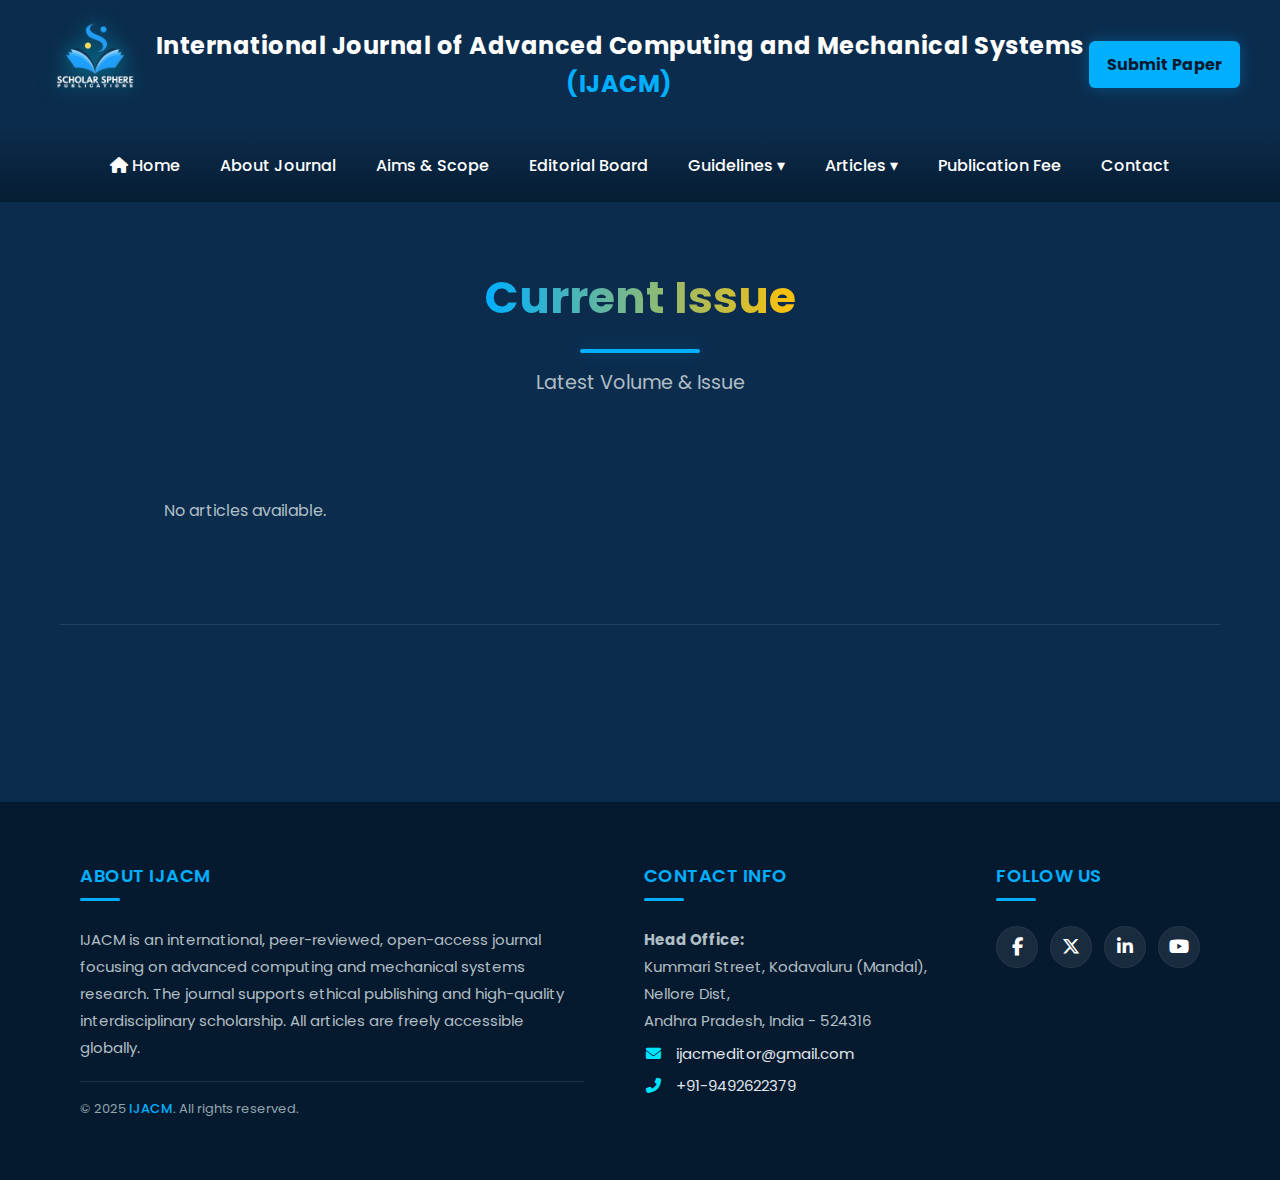
<file: pages/current-issue.html>
<!DOCTYPE html>
<html lang="en">

<head>
  <meta charset="UTF-8">
  <title>Journal Issues - IJACM</title>
  <meta name="viewport" content="width=device-width, initial-scale=1.0">
  <meta name="keywords"
    content="advanced computing, mechanical systems, engineering research, open access journal, peer reviewed, IJACM">
  <meta name="description" content="Browse current and past issues of IJACM. Explore the latest research in mechanical engineering and advanced computing.">
  <link rel="stylesheet" href="https://cdnjs.cloudflare.com/ajax/libs/font-awesome/6.5.1/css/all.min.css">
  <style>
    /* ================= GLOBAL STYLES ================= */
    @import url('https://fonts.googleapis.com/css2?family=Poppins:wght@300;400;500;600;700;800&display=swap');

    :root {
      --primary: #1a237e;
      --secondary: #00b0ff;
      --accent: #ff4081;
      --accent-yellow: #ffc107;
      --bg-dark: #0b2c4d;
      --bg-darker: #061a2f;
      --text-light: #f5f7ff;
      --text-muted: #b0bec5;
      --white: #ffffff;
      --gradient-primary: linear-gradient(135deg, #1a237e 0%, #283593 100%);
      --gradient-secondary: linear-gradient(135deg, #00b0ff 0%, #2979ff 100%);
      --gradient-dark: linear-gradient(135deg, #0b2c4d 0%, #0d1b2a 100%);
      --radius-sm: 6px;
      --radius-md: 12px;
      --radius-lg: 18px;
      --shadow-sm: 0 4px 6px rgba(0, 0, 0, 0.1);
      --shadow-md: 0 10px 30px rgba(0, 0, 0, 0.2);
      --shadow-lg: 0 15px 40px rgba(0, 0, 0, 0.3);
      --shadow-glow: 0 0 15px rgba(0, 176, 255, 0.3);
      --transition-fast: 0.2s ease;
      --transition-normal: 0.3s ease;
    }

    * {
      box-sizing: border-box;
      margin: 0;
      padding: 0;
    }

    body {
      font-family: 'Poppins', sans-serif;
      background: var(--bg-dark);
      color: var(--text-light);
      line-height: 1.6;
      overflow-x: hidden;
      min-height: 100vh;
    }

    a {
      text-decoration: none;
      color: inherit;
      transition: var(--transition-fast);
    }

    ul {
      list-style: none;
    }

    main {
      padding: 60px 20px 100px;
      min-height: 600px;
      max-width: 1200px;
      margin: 0 auto;
    }

    /* ================= PAGE TITLE ================= */
    .page-header {
      text-align: center;
      margin-bottom: 60px;
    }

    .page-header h2 {
      font-size: 2.8rem;
      color: var(--white);
      margin-bottom: 15px;
      position: relative;
      display: inline-block;
      background: linear-gradient(90deg, var(--secondary), var(--accent-yellow));
      -webkit-background-clip: text;
      -webkit-text-fill-color: transparent;
      background-clip: text;
    }

    .page-header h2::after {
      content: '';
      display: block;
      width: 120px;
      height: 4px;
      background: var(--secondary);
      margin: 15px auto 0;
      border-radius: 2px;
      box-shadow: var(--shadow-glow);
    }

    .page-header p {
      color: var(--text-muted);
      font-size: 1.2rem;
      max-width: 700px;
      margin: 0 auto;
    }

    /* ================= ISSUE INFO CARD ================= */
    .issue-info-card {
      background: var(--gradient-dark);
      border-radius: var(--radius-lg);
      padding: 30px;
      margin-bottom: 50px;
      border: 1px solid rgba(0, 176, 255, 0.2);
      box-shadow: var(--shadow-md);
      display: flex;
      flex-wrap: wrap;
      justify-content: space-between;
      align-items: center;
      position: relative;
      overflow: hidden;
    }

    .issue-info-card::before {
      content: '';
      position: absolute;
      top: 0;
      right: 0;
      width: 150px;
      height: 150px;
      background: radial-gradient(circle, rgba(0, 176, 255, 0.1) 0%, rgba(0, 176, 255, 0) 70%);
      border-radius: 50%;
      transform: translate(30%, -30%);
    }

    .issue-details h3 {
      font-size: 1.5rem;
      margin-bottom: 10px;
      color: var(--secondary);
    }

    .issue-details p {
      color: var(--text-muted);
      margin-bottom: 5px;
    }

    .issue-stats {
      display: flex;
      gap: 30px;
      margin-top: 15px;
    }

    .stat {
      text-align: center;
    }

    .stat-value {
      font-size: 2rem;
      font-weight: 700;
      color: var(--accent-yellow);
      display: block;
      line-height: 1;
    }

    .stat-label {
      font-size: 0.9rem;
      color: var(--text-muted);
    }

    /* ================= ARTICLE CARDS ================= */
    .articles-container {
      display: grid;
      grid-template-columns: repeat(auto-fill, minmax(350px, 1fr));
      gap: 25px;
      margin-bottom: 50px;
    }

    .article-card {
      background: rgba(13, 27, 42, 0.9);
      border-radius: var(--radius-md);
      overflow: hidden;
      transition: all 0.3s ease;
      border: 1px solid rgba(255, 255, 255, 0.08);
      box-shadow: var(--shadow-sm);
      display: flex;
      flex-direction: column;
      height: 100%;
    }

    .article-card:hover {
      transform: translateY(-8px);
      box-shadow: var(--shadow-lg);
      border-color: rgba(0, 176, 255, 0.3);
    }

    .article-badge {
      background: var(--gradient-secondary);
      color: white;
      padding: 8px 15px;
      font-size: 0.8rem;
      font-weight: 600;
      display: inline-block;
      border-radius: 0 0 var(--radius-sm) 0;
    }

    .article-content {
      padding: 25px;
      flex-grow: 1;
      display: flex;
      flex-direction: column;
    }

    .article-content h3 {
      font-size: 1.3rem;
      margin-bottom: 12px;
      color: var(--secondary);
      line-height: 1.4;
    }

    .article-content p {
      color: var(--text-light);
      margin-bottom: 20px;
      flex-grow: 1;
    }

    .article-meta {
      display: flex;
      justify-content: space-between;
      margin-bottom: 20px;
      font-size: 0.9rem;
      color: var(--text-muted);
    }

    .article-authors {
      font-weight: 500;
      color: var(--text-light);
    }

    .article-doi {
      font-size: 0.85rem;
      color: var(--text-muted);
      margin-bottom: 20px;
      word-break: break-all;
    }

    .article-actions {
      display: flex;
      gap: 15px;
      margin-top: auto;
    }

    .btn {
      padding: 10px 20px;
      border-radius: var(--radius-sm);
      font-weight: 600;
      display: inline-flex;
      align-items: center;
      justify-content: center;
      gap: 8px;
      transition: all 0.3s ease;
      border: none;
      cursor: pointer;
      font-size: 0.9rem;
    }

    .btn-primary {
      background: var(--gradient-secondary);
      color: white;
      flex-grow: 1;
    }

    .btn-primary:hover {
      box-shadow: var(--shadow-glow);
      transform: translateY(-2px);
    }

    .btn-secondary {
      background: rgba(255, 255, 255, 0.1);
      color: var(--text-light);
      flex-grow: 1;
    }

    .btn-secondary:hover {
      background: rgba(255, 255, 255, 0.2);
    }

    /* ================= PAGINATION ================= */
    .pagination-container {
      display: flex;
      justify-content: center;
      margin-top: 60px;
      padding: 20px 0;
      border-top: 1px solid rgba(255, 255, 255, 0.1);
    }

    .pagination {
      display: flex;
      gap: 8px;
      align-items: center;
    }

    .page-btn {
      width: 45px;
      height: 45px;
      border-radius: var(--radius-sm);
      display: flex;
      align-items: center;
      justify-content: center;
      background: rgba(255, 255, 255, 0.05);
      color: var(--text-light);
      font-weight: 600;
      transition: all 0.3s ease;
      border: 1px solid rgba(255, 255, 255, 0.1);
    }

    .page-btn:hover {
      background: rgba(0, 176, 255, 0.2);
      border-color: rgba(0, 176, 255, 0.3);
      transform: translateY(-2px);
    }

    .page-btn.active {
      background: var(--gradient-secondary);
      color: white;
      box-shadow: var(--shadow-glow);
    }

    .page-btn.disabled {
      opacity: 0.4;
      cursor: not-allowed;
      transform: none !important;
    }

    .page-btn.disabled:hover {
      background: rgba(255, 255, 255, 0.05);
      border-color: rgba(255, 255, 255, 0.1);
    }

    .pagination-ellipsis {
      color: var(--text-muted);
      padding: 0 10px;
    }

    /* ================= LOADING STATE ================= */
    .loading {
      text-align: center;
      padding: 40px;
      color: var(--text-muted);
    }

    .loading-spinner {
      border: 3px solid rgba(255, 255, 255, 0.1);
      border-top: 3px solid var(--secondary);
      border-radius: 50%;
      width: 50px;
      height: 50px;
      animation: spin 1s linear infinite;
      margin: 0 auto 20px;
    }

    @keyframes spin {
      0% {
        transform: rotate(0deg);
      }

      100% {
        transform: rotate(360deg);
      }
    }

    /* ================= RESPONSIVE ================= */
    @media (max-width: 768px) {
      .page-header h2 {
        font-size: 2.2rem;
      }

      .articles-container {
        grid-template-columns: 1fr;
      }

      .issue-info-card {
        flex-direction: column;
        text-align: center;
        gap: 25px;
      }

      .issue-stats {
        justify-content: center;
      }

      .article-actions {
        flex-direction: column;
      }

      .pagination {
        flex-wrap: wrap;
        justify-content: center;
      }
    }

    @media (max-width: 480px) {
      .page-header h2 {
        font-size: 1.8rem;
      }

      .page-btn {
        width: 40px;
        height: 40px;
      }
    }
  </style>
</head>

<body>

  <!-- ================= HEADER ================= -->
  <div id="header-placeholder"></div>

  <!-- ================= NAVBAR ================= -->
  <div id="navbar-placeholder"></div>

  <main>
    <div class="page-header">
      <h2>Current Issue</h2>
      <!-- Dynamically filled by JS -->
      <p id="current-issue-date">Latest Volume & Issue</p>
    </div>

    <!-- Issue Info Card -->
    <!-- Issue Info Card REMOVED as per request -->
    <!-- 
    <div class="issue-info-card">
       ...
    </div> 
    -->

    <!-- Articles Container -->
    <div class="articles-container" id="articles">
      <!-- Articles will be loaded here by JavaScript -->
    </div>

    <!-- Pagination -->
    <div class="pagination-container">
      <div class="pagination" id="pagination">
        <!-- Pagination will be generated by JavaScript -->
      </div>
    </div>
  </main>

  <!-- ================= FOOTER ================= -->
  <div id="footer-placeholder"></div>

  <!-- Scripts -->
  <script src="../js/current-issue.js"></script>
  <script src="../script.js"></script>
</body>

</html>
</file>
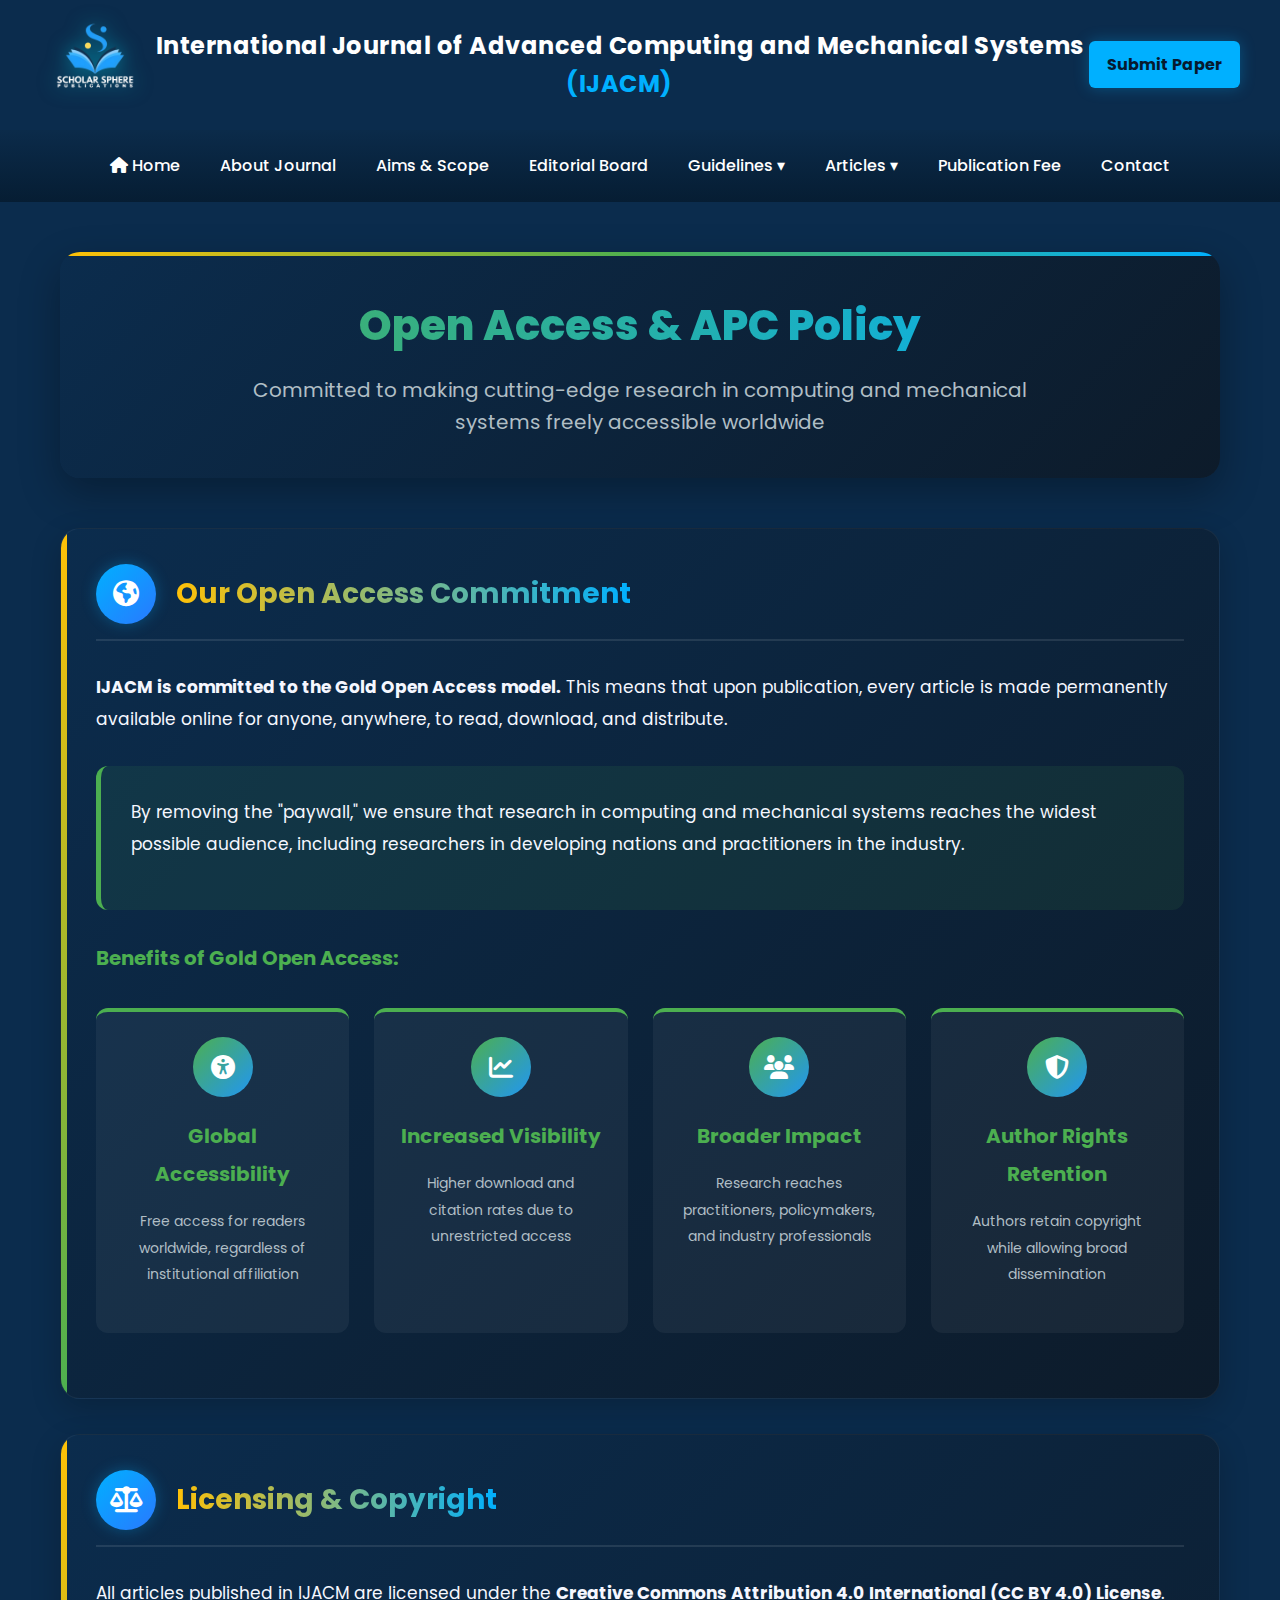
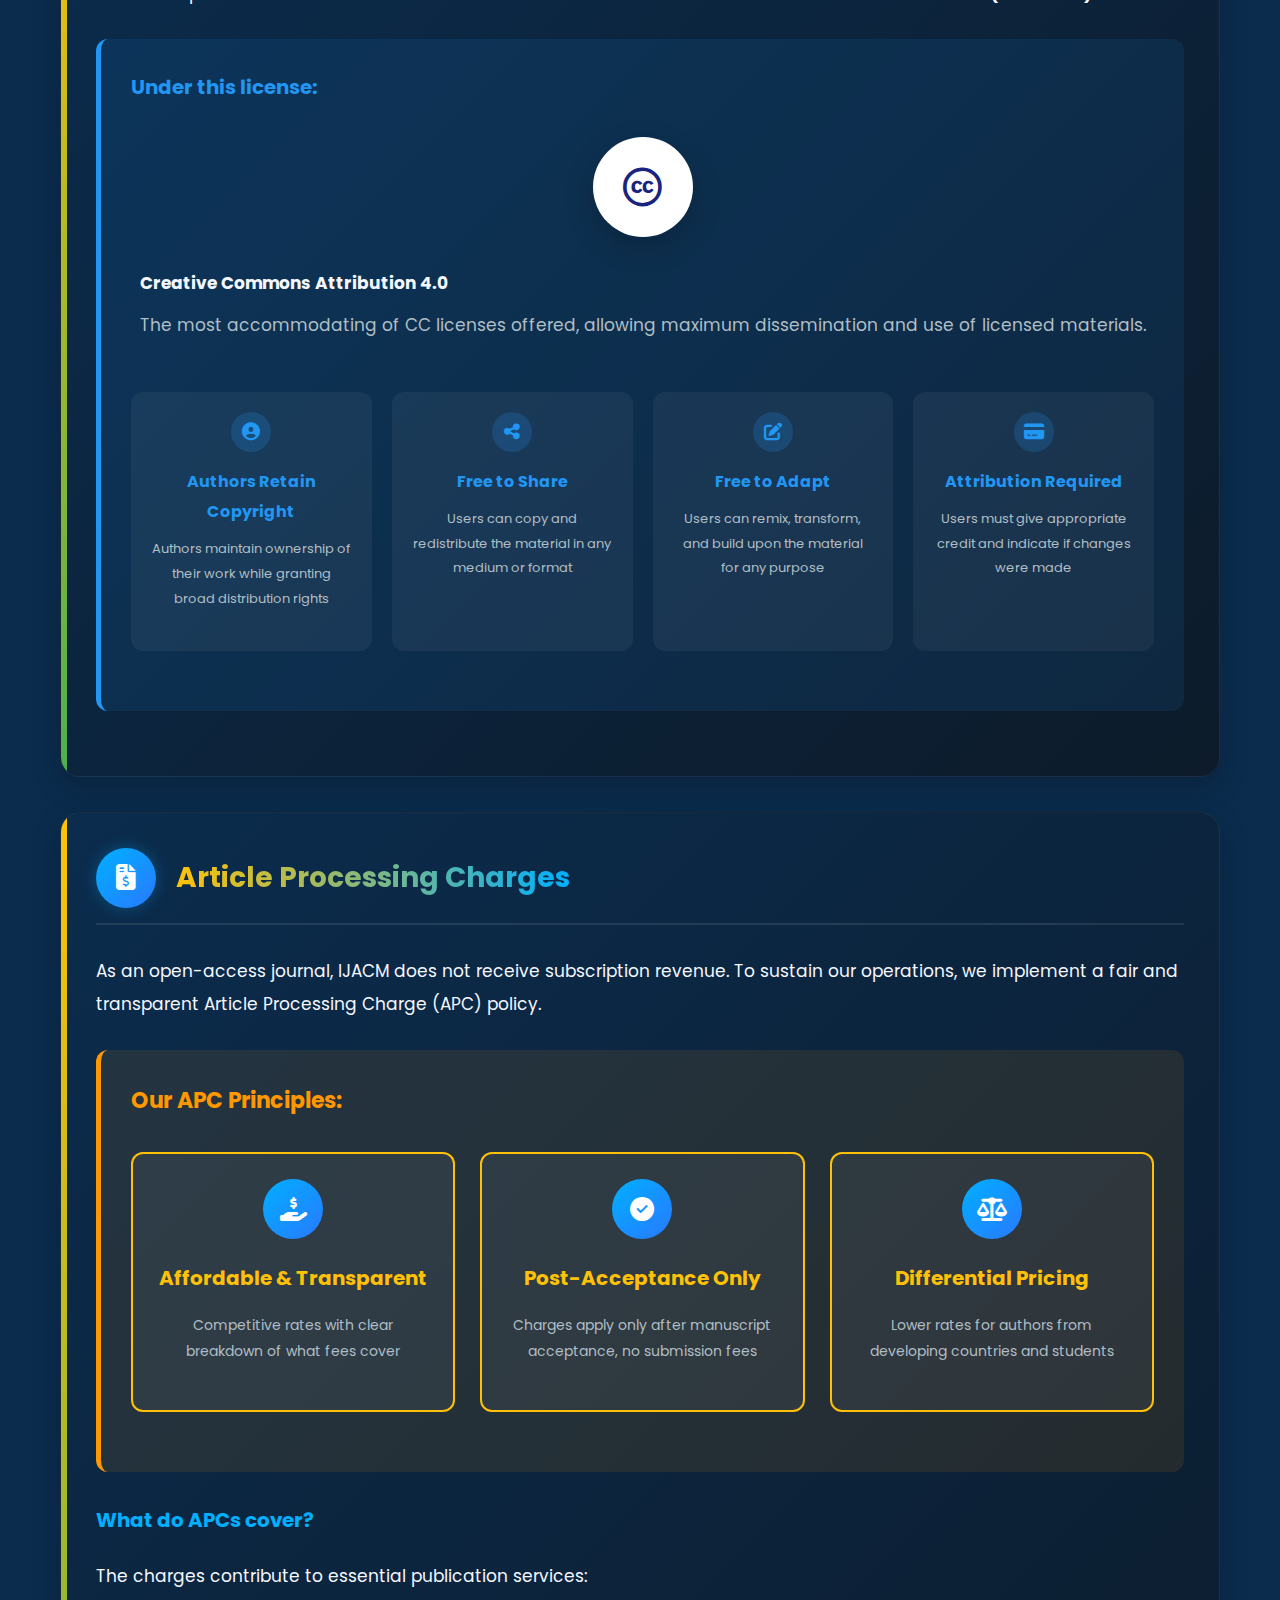
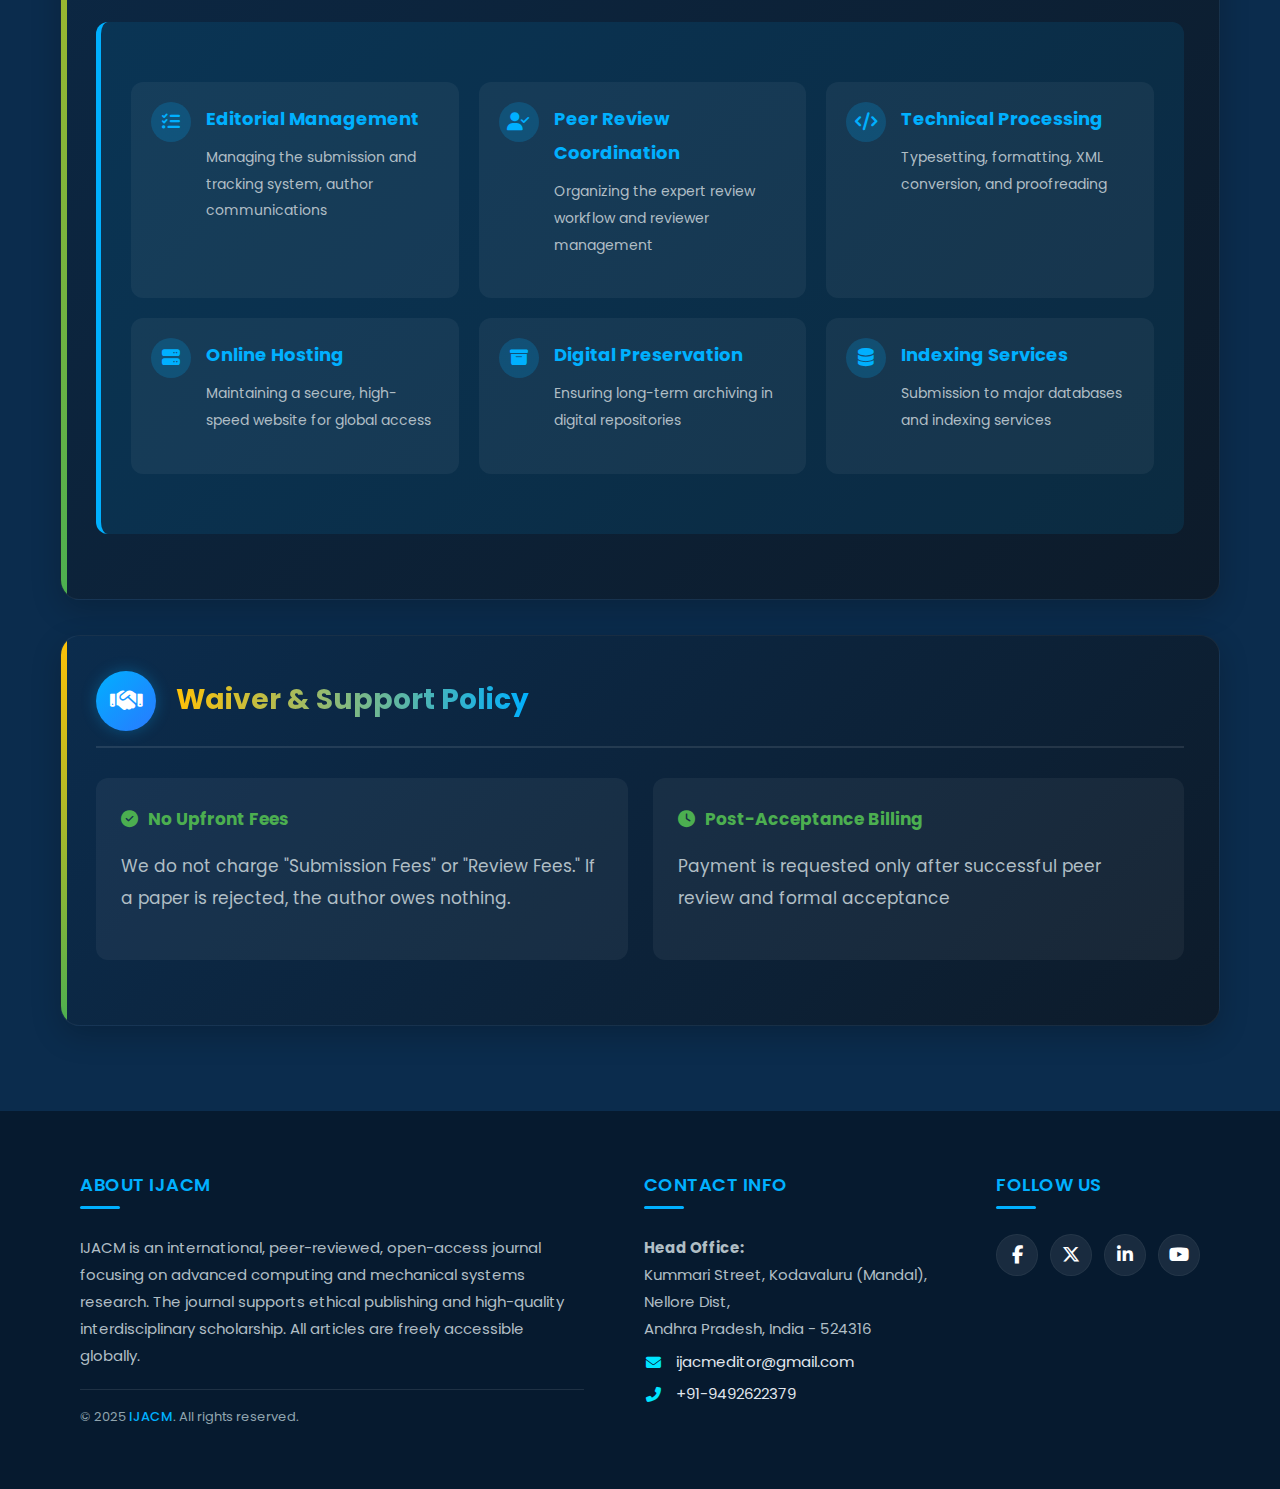
<file: pages/open-access-policy.html>
<!DOCTYPE html>
<html lang="en">

<head>
  <meta charset="UTF-8">
  <meta name="viewport" content="width=device-width, initial-scale=1.0">
  <title>Open Access Policy - IJACM</title>
  <meta name="keywords"
    content="open access, APC policy, article processing charges, CC BY license, gold open access, publication fees">
  <meta name="description"
    content="IJACM's Open Access and APC Policy - Committed to making research freely accessible worldwide.">

  <!-- MAIN SITE CSS -->
  <link rel="stylesheet" href="https://cdnjs.cloudflare.com/ajax/libs/font-awesome/6.5.1/css/all.min.css">
  <style>
    /* ================= GLOBAL STYLES ================= */
    @import url('https://fonts.googleapis.com/css2?family=Poppins:wght@300;400;500;600;700;800&display=swap');

    :root {
      --primary: #1a237e;
      --secondary: #00b0ff;
      --accent: #ff4081;
      --accent-yellow: #ffc107;
      --success: #4caf50;
      --warning: #ff9800;
      --info: #2196f3;
      --bg-dark: #0b2c4d;
      --bg-darker: #061a2f;
      --text-light: #f5f7ff;
      --text-muted: #b0bec5;
      --white: #ffffff;
      --gradient-primary: linear-gradient(135deg, #1a237e 0%, #283593 100%);
      --gradient-secondary: linear-gradient(135deg, #00b0ff 0%, #2979ff 100%);
      --gradient-open: linear-gradient(135deg, #4caf50 0%, #2196f3 100%);
      --gradient-dark: linear-gradient(135deg, #0b2c4d 0%, #0d1b2a 100%);
      --radius-sm: 6px;
      --radius-md: 12px;
      --radius-lg: 20px;
      --shadow-sm: 0 4px 6px rgba(0, 0, 0, 0.1);
      --shadow-md: 0 10px 30px rgba(0, 0, 0, 0.2);
      --shadow-lg: 0 15px 40px rgba(0, 0, 0, 0.3);
      --shadow-glow: 0 0 15px rgba(0, 176, 255, 0.3);
      --transition-fast: 0.2s ease;
      --transition-normal: 0.3s ease;
      --transition-slow: 0.5s ease;
    }

    * {
      box-sizing: border-box;
      margin: 0;
      padding: 0;
    }

    html {
      scroll-behavior: smooth;
    }

    body {
      font-family: 'Poppins', sans-serif;
      background: var(--bg-dark);
      color: var(--text-light);
      line-height: 1.6;
      overflow-x: hidden;
      display: flex;
      flex-direction: column;
      min-height: 100vh;
    }

    a {
      text-decoration: none;
      color: inherit;
      transition: var(--transition-fast);
    }

    ul,
    ol {
      margin-left: 20px;
      margin-bottom: 20px;
    }

    main {
      padding: 30px 20px;
      flex: 1;
      display: flex;
      flex-direction: column;
    }

    /* ================= PAGE LAYOUT ================= */
    .oa-container {
      max-width: 1200px;
      margin: 0 auto;
      padding: 20px;
    }

    .oa-header {
      text-align: center;
      margin-bottom: 50px;
      padding: 40px 30px;
      background: var(--gradient-dark);
      border-radius: var(--radius-lg);
      box-shadow: var(--shadow-lg);
      position: relative;
      overflow: hidden;
    }

    .oa-header::before {
      content: "";
      position: absolute;
      top: 0;
      left: 0;
      right: 0;
      height: 4px;
      background: linear-gradient(90deg, var(--accent-yellow), var(--success), var(--secondary));
    }

    .oa-title {
      font-size: 42px;
      font-weight: 800;
      margin-bottom: 15px;
      background: linear-gradient(90deg, var(--success), var(--secondary));
      -webkit-background-clip: text;
      -webkit-text-fill-color: transparent;
      background-clip: text;
      animation: titleGlow 3s infinite alternate;
    }

    @keyframes titleGlow {
      0% {
        text-shadow: 0 0 5px rgba(76, 175, 80, 0.3);
      }

      100% {
        text-shadow: 0 0 15px rgba(0, 176, 255, 0.4);
      }
    }

    .oa-subtitle {
      font-size: 20px;
      color: var(--text-muted);
      max-width: 800px;
      margin: 0 auto;
    }

    /* ================= SECTION STYLES ================= */
    .policy-section {
      background: var(--gradient-dark);
      border-radius: var(--radius-lg);
      margin-bottom: 35px;
      padding: 35px;
      box-shadow: var(--shadow-md);
      border: 1px solid rgba(255, 255, 255, 0.05);
      position: relative;
      overflow: hidden;
      transition: all var(--transition-normal);
    }

    .policy-section:hover {
      transform: translateY(-5px);
      box-shadow: var(--shadow-lg);
      border-color: rgba(0, 176, 255, 0.2);
    }

    .policy-section::before {
      content: "";
      position: absolute;
      top: 0;
      left: 0;
      width: 6px;
      height: 100%;
      background: linear-gradient(to bottom, var(--accent-yellow), var(--success));
    }

    .section-header {
      display: flex;
      align-items: center;
      margin-bottom: 30px;
      padding-bottom: 15px;
      border-bottom: 2px solid rgba(255, 255, 255, 0.1);
    }

    .section-icon {
      width: 60px;
      height: 60px;
      background: var(--gradient-secondary);
      border-radius: 50%;
      display: flex;
      align-items: center;
      justify-content: center;
      margin-right: 20px;
      font-size: 26px;
      color: var(--white);
      flex-shrink: 0;
      box-shadow: var(--shadow-glow);
    }

    .section-title {
      font-size: 28px;
      font-weight: 700;
      color: var(--accent-yellow);
      background: linear-gradient(90deg, var(--accent-yellow), var(--secondary));
      -webkit-background-clip: text;
      -webkit-text-fill-color: transparent;
      background-clip: text;
    }

    .section-content {
      font-size: 17px;
      line-height: 1.9;
      color: var(--text-light);
    }

    .section-content p {
      margin-bottom: 20px;
    }

    /* ================= OPEN ACCESS COMMITMENT ================= */
    .oa-commitment {
      background: rgba(76, 175, 80, 0.1);
      border-radius: var(--radius-md);
      padding: 30px;
      margin: 30px 0;
      border-left: 5px solid var(--success);
    }

    .oa-benefits {
      display: grid;
      grid-template-columns: repeat(auto-fit, minmax(250px, 1fr));
      gap: 25px;
      margin: 30px 0;
    }

    .benefit-card {
      background: rgba(255, 255, 255, 0.05);
      border-radius: var(--radius-md);
      padding: 25px;
      text-align: center;
      border-top: 4px solid var(--success);
      transition: all var(--transition-normal);
    }

    .benefit-card:hover {
      transform: translateY(-5px);
      box-shadow: var(--shadow-md);
    }

    .benefit-icon {
      width: 60px;
      height: 60px;
      background: var(--gradient-open);
      border-radius: 50%;
      display: flex;
      align-items: center;
      justify-content: center;
      margin: 0 auto 20px;
      font-size: 24px;
      color: var(--white);
    }

    .benefit-card h4 {
      font-size: 20px;
      margin-bottom: 15px;
      color: var(--success);
    }

    .benefit-card p {
      font-size: 14px;
      color: var(--text-muted);
    }

    /* ================= LICENSE SECTION ================= */
    .license-container {
      background: rgba(33, 150, 243, 0.1);
      border-radius: var(--radius-md);
      padding: 30px;
      margin: 30px 0;
      border-left: 5px solid var(--info);
    }

    .cc-license {
      display: flex;
      align-items: center;
      justify-content: center;
      gap: 30px;
      margin: 30px 0;
      flex-wrap: wrap;
    }

    .cc-logo {
      width: 100px;
      height: 100px;
      background: var(--white);
      border-radius: 50%;
      display: flex;
      align-items: center;
      justify-content: center;
      font-size: 40px;
      color: var(--primary);
      box-shadow: var(--shadow-md);
    }

    .license-rights {
      display: grid;
      grid-template-columns: repeat(auto-fit, minmax(200px, 1fr));
      gap: 20px;
      margin: 30px 0;
    }

    .right-card {
      background: rgba(255, 255, 255, 0.05);
      border-radius: var(--radius-md);
      padding: 20px;
      text-align: center;
    }

    .right-icon {
      width: 40px;
      height: 40px;
      background: rgba(33, 150, 243, 0.2);
      border-radius: 50%;
      display: flex;
      align-items: center;
      justify-content: center;
      margin: 0 auto 15px;
      font-size: 18px;
      color: var(--info);
    }

    .right-card h4 {
      font-size: 16px;
      color: var(--info);
      margin-bottom: 10px;
    }

    .right-card p {
      font-size: 13px;
      color: var(--text-muted);
    }

    /* ================= APC INFORMATION ================= */
    .apc-info {
      background: rgba(255, 152, 0, 0.1);
      border-radius: var(--radius-md);
      padding: 30px;
      margin: 30px 0;
      border-left: 5px solid var(--warning);
    }

    .apc-principles {
      display: grid;
      grid-template-columns: repeat(auto-fit, minmax(250px, 1fr));
      gap: 25px;
      margin: 30px 0;
    }

    .principle-card {
      background: rgba(255, 255, 255, 0.05);
      border-radius: var(--radius-md);
      padding: 25px;
      text-align: center;
      border: 2px solid var(--accent-yellow);
      transition: all var(--transition-normal);
    }

    .principle-card:hover {
      transform: translateY(-5px);
      box-shadow: var(--shadow-md);
    }

    .principle-icon {
      width: 60px;
      height: 60px;
      border-radius: 50%;
      display: flex;
      align-items: center;
      justify-content: center;
      margin: 0 auto 20px;
      font-size: 24px;
      color: var(--white);
      background: var(--gradient-secondary);
    }

    .principle-card h4 {
      font-size: 20px;
      margin-bottom: 15px;
      color: var(--accent-yellow);
    }

    .principle-card p {
      font-size: 14px;
      color: var(--text-muted);
    }

    /* ================= APC COVERAGE ================= */
    .coverage-container {
      background: rgba(0, 176, 255, 0.1);
      border-radius: var(--radius-md);
      padding: 30px;
      margin: 30px 0;
      border-left: 5px solid var(--secondary);
    }

    .coverage-grid {
      display: grid;
      grid-template-columns: repeat(auto-fit, minmax(250px, 1fr));
      gap: 20px;
      margin: 30px 0;
    }

    .coverage-item {
      background: rgba(255, 255, 255, 0.05);
      border-radius: var(--radius-md);
      padding: 20px;
      display: flex;
      align-items: flex-start;
      gap: 15px;
      transition: all var(--transition-normal);
    }

    .coverage-item:hover {
      background: rgba(255, 255, 255, 0.1);
      transform: translateX(10px);
    }

    .coverage-icon {
      width: 40px;
      height: 40px;
      background: rgba(0, 176, 255, 0.2);
      border-radius: 50%;
      display: flex;
      align-items: center;
      justify-content: center;
      font-size: 18px;
      color: var(--secondary);
      flex-shrink: 0;
    }

    .coverage-content h4 {
      color: var(--secondary);
      margin-bottom: 8px;
      font-size: 18px;
    }

    .coverage-content p {
      color: var(--text-muted);
      font-size: 14px;
    }

    /* ================= WAIVER SECTION ================= */
    .waiver-container {
      background: rgba(76, 175, 80, 0.1);
      border-radius: var(--radius-md);
      padding: 30px;
      margin: 30px 0;
      border-left: 5px solid var(--success);
    }

    .waiver-eligibility {
      display: grid;
      grid-template-columns: repeat(auto-fit, minmax(250px, 1fr));
      gap: 25px;
      margin: 30px 0;
    }

    .waiver-card {
      background: rgba(255, 255, 255, 0.05);
      border-radius: var(--radius-md);
      padding: 25px;
      border-top: 4px solid var(--success);
      transition: all var(--transition-normal);
    }

    .waiver-card:hover {
      transform: translateY(-5px);
      box-shadow: var(--shadow-md);
    }

    .waiver-icon {
      width: 50px;
      height: 50px;
      background: rgba(76, 175, 80, 0.2);
      border-radius: 50%;
      display: flex;
      align-items: center;
      justify-content: center;
      margin-bottom: 20px;
      font-size: 22px;
      color: var(--success);
    }

    .waiver-card h4 {
      color: var(--success);
      margin-bottom: 15px;
      font-size: 18px;
    }

    .waiver-card p {
      color: var(--text-muted);
      font-size: 14px;
      margin-bottom: 15px;
    }

    .waiver-note {
      font-size: 13px;
      color: var(--text-muted);
      font-style: italic;
      border-top: 1px solid rgba(255, 255, 255, 0.1);
      padding-top: 10px;
    }

    /* ================= IMPORTANT NOTES ================= */
    .important-notes {
      background: rgba(255, 193, 7, 0.1);
      border-radius: var(--radius-md);
      padding: 30px;
      margin: 40px 0;
      border: 2px solid var(--accent-yellow);
      text-align: center;
    }

    .important-notes h3 {
      color: var(--accent-yellow);
      margin-bottom: 15px;
      font-size: 24px;
    }

    .important-notes p {
      color: var(--text-muted);
      max-width: 800px;
      margin: 0 auto;
    }

    /* ================= RESPONSIVE STYLES ================= */
    @media (max-width: 992px) {
      .oa-title {
        font-size: 36px;
      }

      .policy-section {
        padding: 25px;
      }

      .section-title {
        font-size: 24px;
      }

      .oa-benefits,
      .apc-principles,
      .waiver-eligibility {
        grid-template-columns: repeat(2, 1fr);
      }
    }

    @media (max-width: 768px) {
      .oa-title {
        font-size: 32px;
      }

      .oa-header {
        padding: 30px 20px;
      }

      .section-header {
        flex-direction: column;
        text-align: center;
      }

      .section-icon {
        margin-right: 0;
        margin-bottom: 15px;
      }

      .oa-benefits,
      .apc-principles,
      .coverage-grid,
      .waiver-eligibility {
        grid-template-columns: 1fr;
      }

      .cc-license {
        flex-direction: column;
        text-align: center;
      }
    }

    @media (max-width: 480px) {
      .oa-title {
        font-size: 28px;
      }

      .oa-subtitle {
        font-size: 16px;
      }

      .policy-section {
        padding: 20px;
      }

      .section-content {
        font-size: 16px;
      }
    }

    /* ================= ANIMATIONS ================= */
    @keyframes fadeInUp {
      from {
        opacity: 0;
        transform: translateY(30px);
      }

      to {
        opacity: 1;
        transform: translateY(0);
      }
    }

    .fade-in {
      animation: fadeInUp 0.6s ease forwards;
    }
  </style>
</head>

<body>
  <!-- ================= HEADER ================= -->
  <div id="header-placeholder"></div>
  <div id="navbar-placeholder"></div>

  <!-- ================= MAIN CONTENT ================= -->
  <main>
    <div class="oa-container">
      <div class="oa-header fade-in">
        <h1 class="oa-title">Open Access & APC Policy</h1>
        <p class="oa-subtitle">
          Committed to making cutting-edge research in computing and mechanical systems freely accessible worldwide
        </p>
      </div>

      <!-- Our Open Access Commitment -->
      <section class="policy-section fade-in">
        <div class="section-header">
          <div class="section-icon">
            <i class="fas fa-globe-americas"></i>
          </div>
          <h2 class="section-title">Our Open Access Commitment</h2>
        </div>
        <div class="section-content">
          <p><strong>IJACM is committed to the Gold Open Access model.</strong> This means that upon publication, every
            article is made permanently available online for anyone, anywhere, to read, download, and distribute.</p>

          <div class="oa-commitment">
            <p>By removing the "paywall," we ensure that research in computing and mechanical systems reaches the widest
              possible audience, including researchers in developing nations and practitioners in the industry.</p>
          </div>

          <h3 style="color: var(--success); margin: 30px 0 20px;">Benefits of Gold Open Access:</h3>

          <div class="oa-benefits">
            <div class="benefit-card">
              <div class="benefit-icon">
                <i class="fas fa-universal-access"></i>
              </div>
              <h4>Global Accessibility</h4>
              <p>Free access for readers worldwide, regardless of institutional affiliation</p>
            </div>

            <div class="benefit-card">
              <div class="benefit-icon">
                <i class="fas fa-chart-line"></i>
              </div>
              <h4>Increased Visibility</h4>
              <p>Higher download and citation rates due to unrestricted access</p>
            </div>

            <div class="benefit-card">
              <div class="benefit-icon">
                <i class="fas fa-users"></i>
              </div>
              <h4>Broader Impact</h4>
              <p>Research reaches practitioners, policymakers, and industry professionals</p>
            </div>

            <div class="benefit-card">
              <div class="benefit-icon">
                <i class="fas fa-shield-alt"></i>
              </div>
              <h4>Author Rights Retention</h4>
              <p>Authors retain copyright while allowing broad dissemination</p>
            </div>
          </div>
        </div>
      </section>

      <!-- Licensing & Copyright -->
      <section class="policy-section fade-in" style="animation-delay: 0.1s;">
        <div class="section-header">
          <div class="section-icon">
            <i class="fas fa-balance-scale"></i>
          </div>
          <h2 class="section-title">Licensing & Copyright</h2>
        </div>
        <div class="section-content">
          <p>All articles published in IJACM are licensed under the <strong>Creative Commons Attribution 4.0
              International (CC BY 4.0) License</strong>.</p>

          <div class="license-container">
            <h3 style="color: var(--info); margin-bottom: 20px;">Under this license:</h3>

            <div class="cc-license">
              <div class="cc-logo">
                <i class="fab fa-creative-commons"></i>
              </div>
              <div>
                <h4 style="color: var(--text-light); margin-bottom: 10px;">Creative Commons Attribution 4.0</h4>
                <p style="color: var(--text-muted);">The most accommodating of CC licenses offered, allowing maximum
                  dissemination and use of licensed materials.</p>
              </div>
            </div>

            <div class="license-rights">
              <div class="right-card">
                <div class="right-icon">
                  <i class="fas fa-user-circle"></i>
                </div>
                <h4>Authors Retain Copyright</h4>
                <p>Authors maintain ownership of their work while granting broad distribution rights</p>
              </div>

              <div class="right-card">
                <div class="right-icon">
                  <i class="fas fa-share-alt"></i>
                </div>
                <h4>Free to Share</h4>
                <p>Users can copy and redistribute the material in any medium or format</p>
              </div>

              <div class="right-card">
                <div class="right-icon">
                  <i class="fas fa-edit"></i>
                </div>
                <h4>Free to Adapt</h4>
                <p>Users can remix, transform, and build upon the material for any purpose</p>
              </div>

              <div class="right-card">
                <div class="right-icon">
                  <i class="fas fa-credit-card"></i>
                </div>
                <h4>Attribution Required</h4>
                <p>Users must give appropriate credit and indicate if changes were made</p>
              </div>
            </div>
          </div>
        </div>
      </section>

      <!-- Article Processing Charges Information -->
      <section class="policy-section fade-in" style="animation-delay: 0.2s;">
        <div class="section-header">
          <div class="section-icon">
            <i class="fas fa-file-invoice-dollar"></i>
          </div>
          <h2 class="section-title">Article Processing Charges</h2>
        </div>
        <div class="section-content">
          <p>As an open-access journal, IJACM does not receive subscription revenue. To sustain our operations, we
            implement a fair and transparent Article Processing Charge (APC) policy.</p>

          <div class="apc-info">
            <h3 style="color: var(--warning); margin-bottom: 25px; font-size: 22px;">Our APC Principles:</h3>

            <div class="apc-principles">
              <div class="principle-card">
                <div class="principle-icon">
                  <i class="fas fa-hand-holding-usd"></i>
                </div>
                <h4>Affordable & Transparent</h4>
                <p>Competitive rates with clear breakdown of what fees cover</p>
              </div>

              <div class="principle-card">
                <div class="principle-icon">
                  <i class="fas fa-check-circle"></i>
                </div>
                <h4>Post-Acceptance Only</h4>
                <p>Charges apply only after manuscript acceptance, no submission fees</p>
              </div>

              <div class="principle-card">
                <div class="principle-icon">
                  <i class="fas fa-scale-balanced"></i>
                </div>
                <h4>Differential Pricing</h4>
                <p>Lower rates for authors from developing countries and students</p>
              </div>
            </div>
          </div>

          <h3 style="color: var(--secondary); margin: 30px 0 20px;">What do APCs cover?</h3>
          <p>The charges contribute to essential publication services:</p>

          <div class="coverage-container">
            <div class="coverage-grid">
              <div class="coverage-item">
                <div class="coverage-icon">
                  <i class="fas fa-tasks"></i>
                </div>
                <div class="coverage-content">
                  <h4>Editorial Management</h4>
                  <p>Managing the submission and tracking system, author communications</p>
                </div>
              </div>

              <div class="coverage-item">
                <div class="coverage-icon">
                  <i class="fas fa-user-check"></i>
                </div>
                <div class="coverage-content">
                  <h4>Peer Review Coordination</h4>
                  <p>Organizing the expert review workflow and reviewer management</p>
                </div>
              </div>

              <div class="coverage-item">
                <div class="coverage-icon">
                  <i class="fas fa-code"></i>
                </div>
                <div class="coverage-content">
                  <h4>Technical Processing</h4>
                  <p>Typesetting, formatting, XML conversion, and proofreading</p>
                </div>
              </div>

              <div class="coverage-item">
                <div class="coverage-icon">
                  <i class="fas fa-server"></i>
                </div>
                <div class="coverage-content">
                  <h4>Online Hosting</h4>
                  <p>Maintaining a secure, high-speed website for global access</p>
                </div>
              </div>

              <div class="coverage-item">
                <div class="coverage-icon">
                  <i class="fas fa-archive"></i>
                </div>
                <div class="coverage-content">
                  <h4>Digital Preservation</h4>
                  <p>Ensuring long-term archiving in digital repositories</p>
                </div>
              </div>

              <div class="coverage-item">
                <div class="coverage-icon">
                  <i class="fas fa-database"></i>
                </div>
                <div class="coverage-content">
                  <h4>Indexing Services</h4>
                  <p>Submission to major databases and indexing services</p>
                </div>
              </div>
            </div>
          </div>
        </div>
      </section>

      <!-- Waiver & Support Policy -->
      <section class="policy-section fade-in" style="animation-delay: 0.3s;">
        <div class="section-header">
          <div class="section-icon">
            <i class="fas fa-handshake"></i>
          </div>
          <h2 class="section-title">Waiver & Support Policy</h2>
        </div>
        <div class="section-content">
          <div
            style="display: grid; grid-template-columns: repeat(auto-fit, minmax(300px, 1fr)); gap: 25px; margin: 30px 0;">
            <div style="background: rgba(255, 255, 255, 0.05); border-radius: var(--radius-md); padding: 25px;">
              <h4 style="color: var(--success); margin-bottom: 15px; display: flex; align-items: center; gap: 10px;">
                <i class="fas fa-check-circle"></i>
                No Upfront Fees
              </h4>
              <p style="color: var(--text-muted);">We do not charge "Submission Fees" or "Review Fees." If a paper is
                rejected, the author owes nothing.</p>
            </div>

            <div style="background: rgba(255, 255, 255, 0.05); border-radius: var(--radius-md); padding: 25px;">
              <h4 style="color: var(--success); margin-bottom: 15px; display: flex; align-items: center; gap: 10px;">
                <i class="fas fa-clock"></i>
                Post-Acceptance Billing
              </h4>
              <p style="color: var(--text-muted);">Payment is requested only after successful peer review and formal
                acceptance</p>
            </div>
          </div>

          <!-- Removed Financial Support / Waiver Application section as requested -->
        </div>
      </section>

      <!-- Removed Important Notes / Detailed APC Info section as requested -->

    </div>
  </main>

  <!-- ================= FOOTER ================= -->
  <div id="footer-placeholder"></div>
  <script src="../script.js"></script>

  <script>
    document.addEventListener('DOMContentLoaded', function () {
      // Add fade-in animations on scroll
      const observerOptions = {
        threshold: 0.1,
        rootMargin: '0px 0px -50px 0px'
      };

      const observer = new IntersectionObserver((entries) => {
        entries.forEach(entry => {
          if (entry.isIntersecting) {
            entry.target.classList.add('fade-in');
          }
        });
      }, observerOptions);

      // Observe all sections for animation
      const sections = document.querySelectorAll('.policy-section, .important-notes');
      sections.forEach(section => {
        observer.observe(section);
      });

      // Add click effect to benefit cards
      const benefitCards = document.querySelectorAll('.benefit-card');
      benefitCards.forEach(card => {
        card.addEventListener('click', function () {
          this.style.transform = 'translateY(-5px) scale(1.02)';
          setTimeout(() => {
            this.style.transform = 'translateY(-5px) scale(1)';
          }, 150);
        });
      });

      // Add interaction to waiver cards
      const waiverCards = document.querySelectorAll('.waiver-card');
      waiverCards.forEach(card => {
        card.addEventListener('mouseenter', function () {
          const icon = this.querySelector('.waiver-icon');
          icon.style.transform = 'rotate(10deg)';
        });

        card.addEventListener('mouseleave', function () {
          const icon = this.querySelector('.waiver-icon');
          icon.style.transform = 'rotate(0deg)';
        });
      });
    });
  </script>
</body>

</html>
</file>
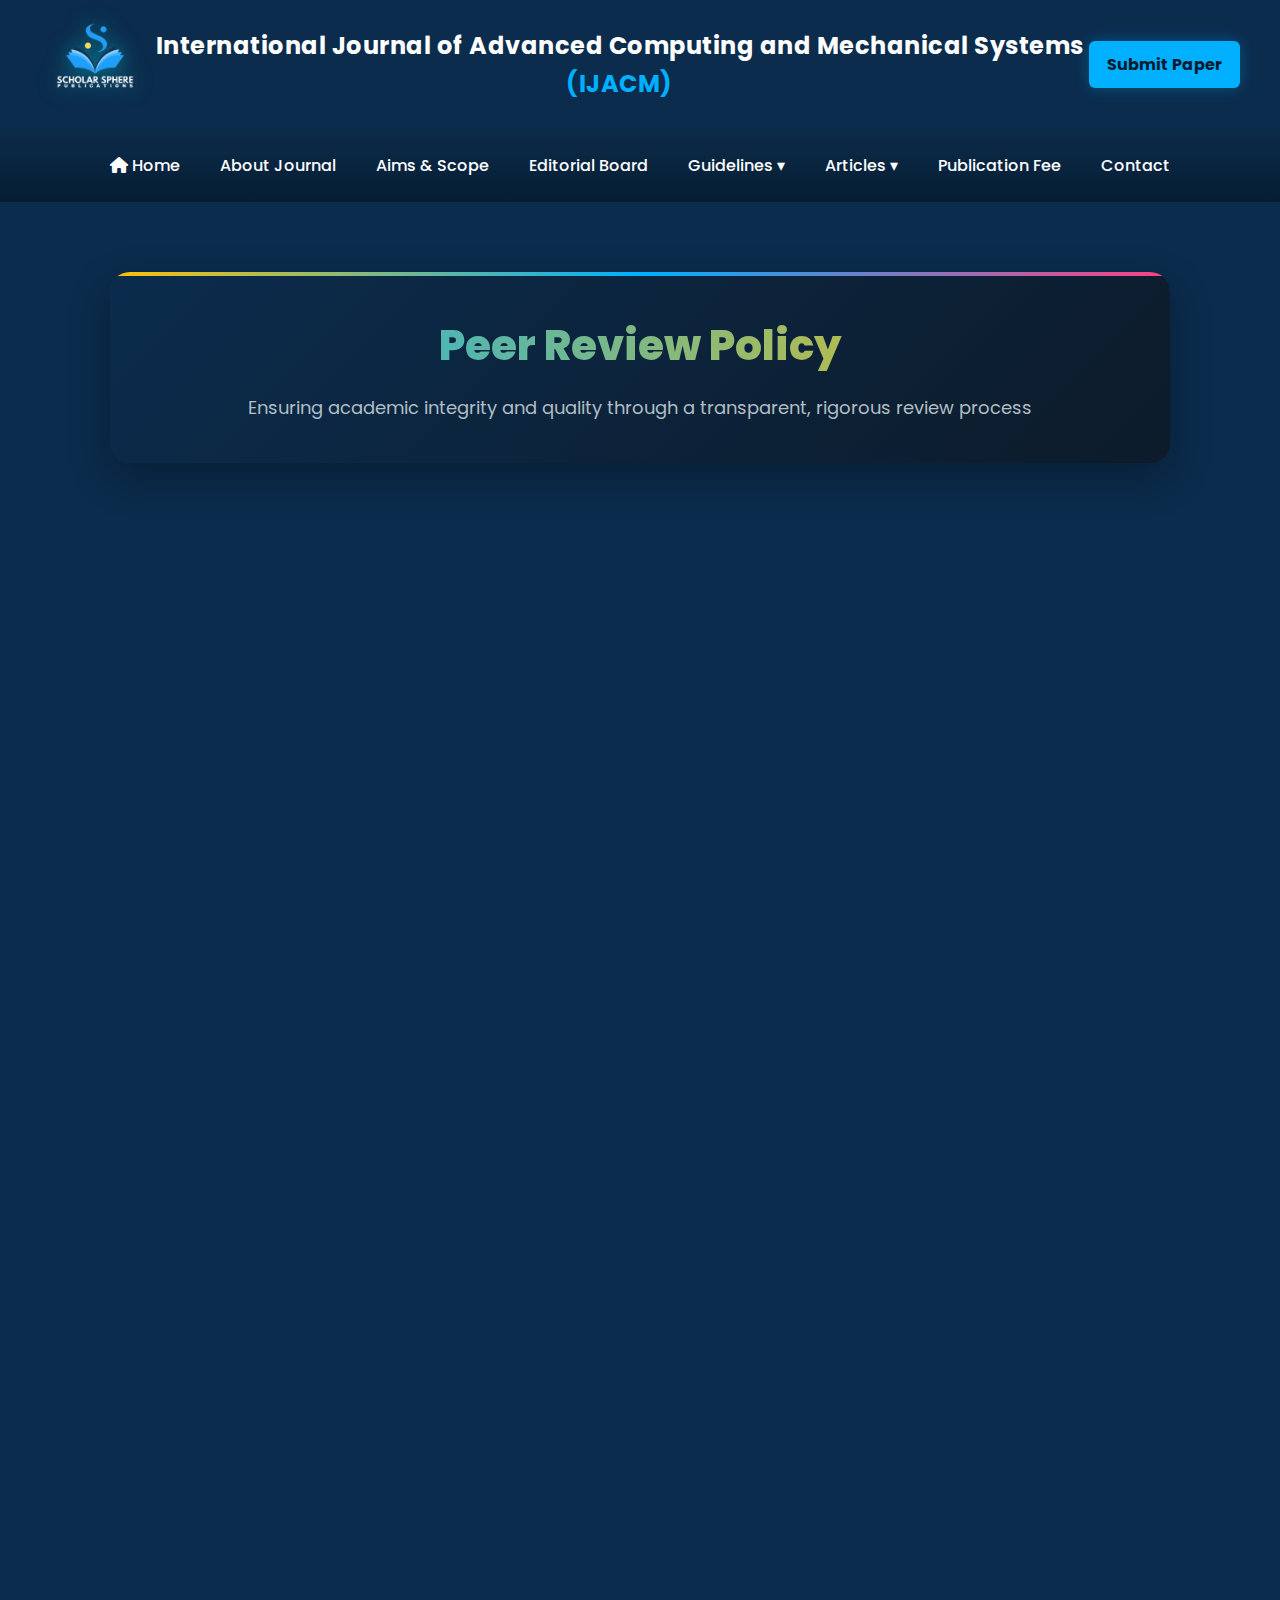
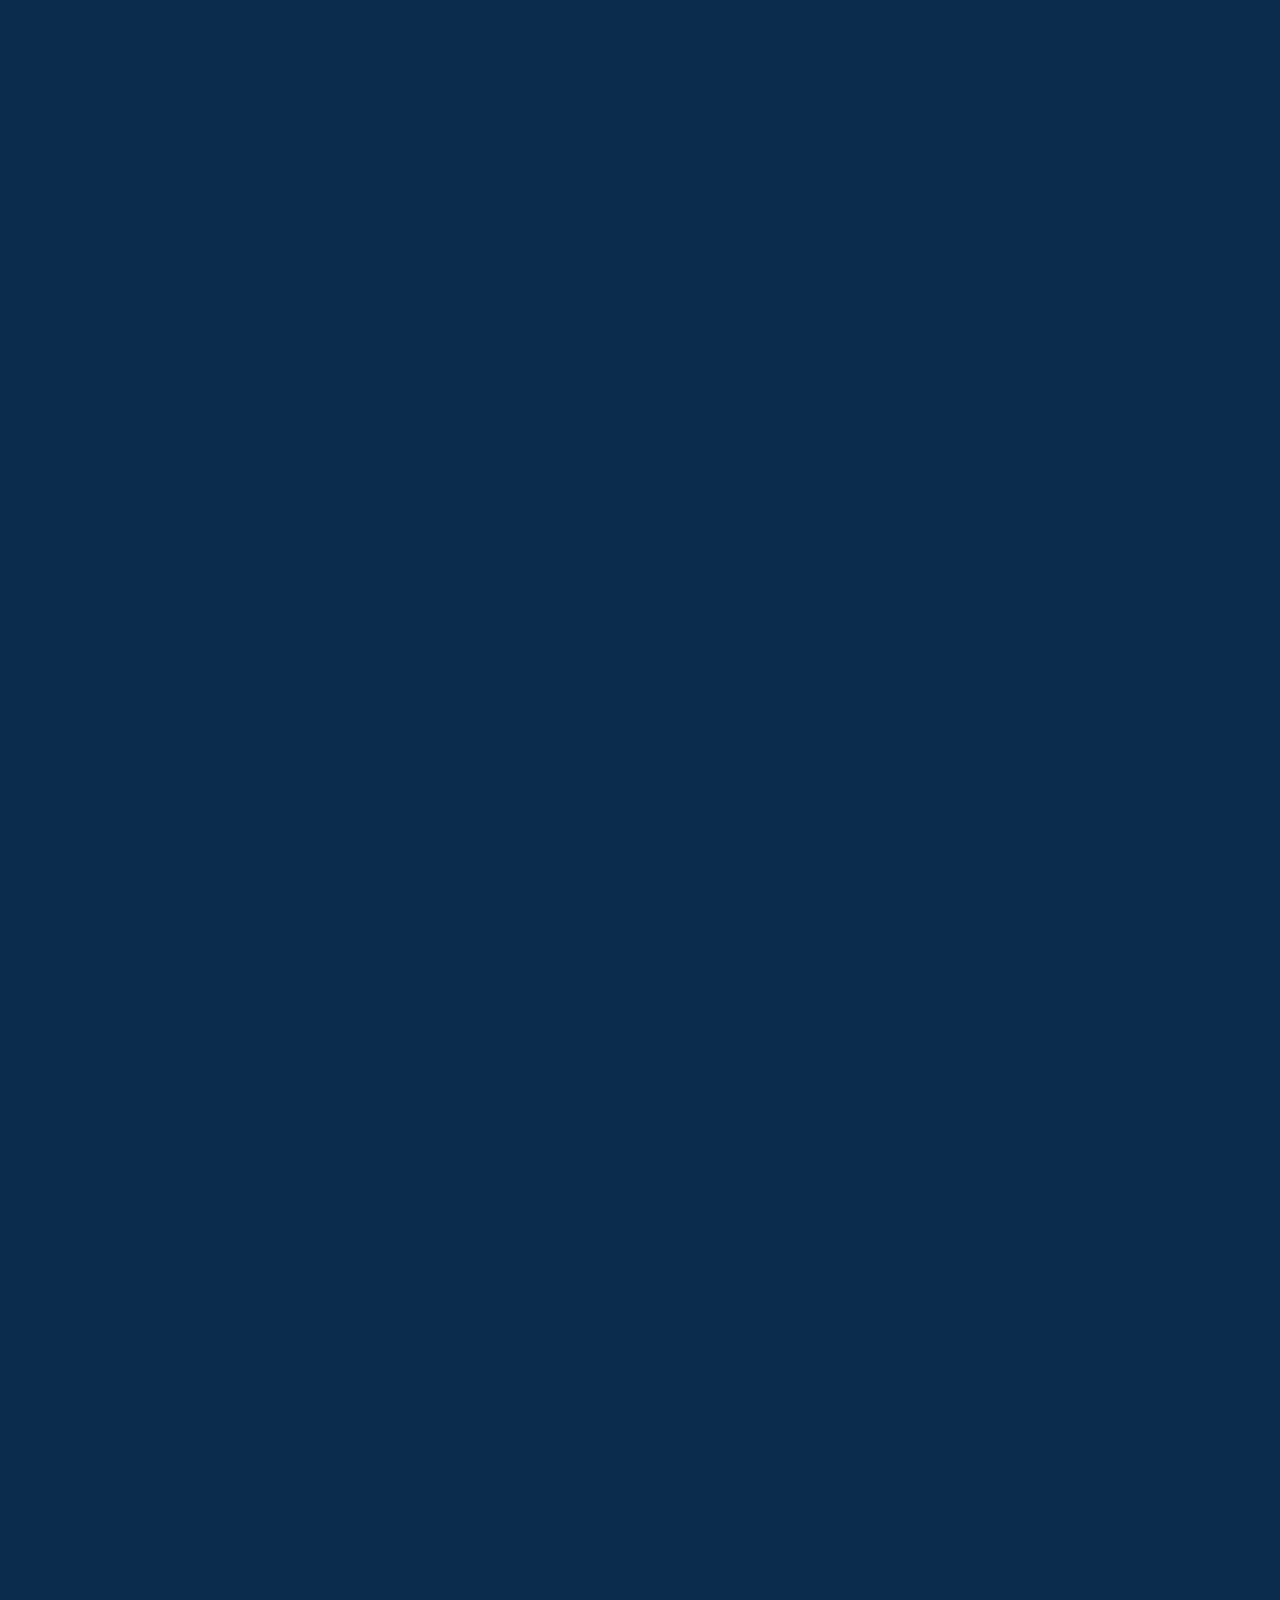
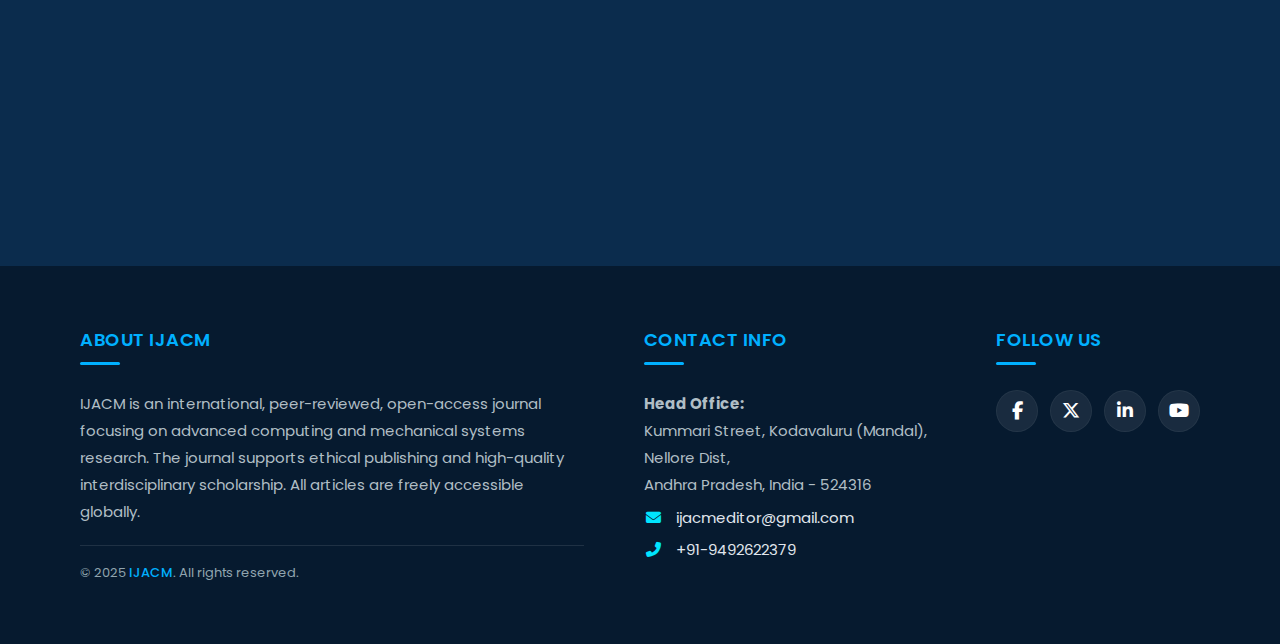
<file: pages/peer-review.html>
<!DOCTYPE html>
<html lang="en">

<head>
  <meta charset="UTF-8">
  <meta name="viewport" content="width=device-width, initial-scale=1.0">
  <title>Peer Review - IJACM</title>
  <meta name="keywords"
    content="advanced computing, mechanical systems, engineering research, open access journal, peer reviewed, IJACM">
  <meta name="description" content="Read Peer Review at International Journal of Advanced Computing and Mechanical Systems. Open access engineering methodology and research.">

  <!-- MAIN SITE CSS -->
  <link rel="stylesheet" href="https://cdnjs.cloudflare.com/ajax/libs/font-awesome/6.5.1/css/all.min.css">
  <style>
    /* ================= GLOBAL STYLES ================= */
    @import url('https://fonts.googleapis.com/css2?family=Poppins:wght@300;400;500;600;700;800&display=swap');

    :root {
      --primary: #1a237e;
      --secondary: #00b0ff;
      --accent: #ff4081;
      --accent-yellow: #ffc107;
      --bg-dark: #0b2c4d;
      --bg-darker: #061a2f;
      --text-light: #f5f7ff;
      --text-muted: #b0bec5;
      --white: #ffffff;
      --gradient-primary: linear-gradient(135deg, #1a237e 0%, #283593 100%);
      --gradient-secondary: linear-gradient(135deg, #00b0ff 0%, #2979ff 100%);
      --gradient-dark: linear-gradient(135deg, #0b2c4d 0%, #0d1b2a 100%);
      --radius-sm: 6px;
      --radius-md: 12px;
      --radius-lg: 20px;
      --shadow-sm: 0 4px 6px rgba(0, 0, 0, 0.1);
      --shadow-md: 0 10px 30px rgba(0, 0, 0, 0.2);
      --shadow-lg: 0 15px 40px rgba(0, 0, 0, 0.3);
      --shadow-glow: 0 0 15px rgba(0, 176, 255, 0.3);
      --transition-fast: 0.2s ease;
      --transition-normal: 0.3s ease;
      --transition-slow: 0.5s ease;
    }

    * {
      box-sizing: border-box;
      margin: 0;
      padding: 0;
    }

    html {
      scroll-behavior: smooth;
    }

    body {
      font-family: 'Poppins', sans-serif;
      background: var(--bg-dark);
      color: var(--text-light);
      line-height: 1.6;
      overflow-x: hidden;
    }

    a {
      text-decoration: none;
      color: inherit;
      transition: var(--transition-fast);
    }

    ul,
    ol {
      margin-left: 20px;
      margin-bottom: 20px;
    }

    main {
      padding: 30px 20px;
      min-height: 100vh;
    }

    /* ================= PAGE SPECIFIC STYLES ================= */
    .policy-container {
      max-width: 1100px;
      margin: 40px auto;
      padding: 0 20px;
    }

    .policy-header {
      text-align: center;
      margin-bottom: 60px;
      padding: 40px 0;
      background: var(--gradient-dark);
      border-radius: var(--radius-lg);
      box-shadow: var(--shadow-lg);
      position: relative;
      overflow: hidden;
    }

    .policy-header::before {
      content: "";
      position: absolute;
      top: 0;
      left: 0;
      right: 0;
      height: 4px;
      background: linear-gradient(90deg, var(--accent-yellow), var(--secondary), var(--accent));
    }

    .policy-title {
      font-size: 42px;
      font-weight: 800;
      margin-bottom: 15px;
      background: linear-gradient(90deg, var(--secondary), var(--accent-yellow));
      -webkit-background-clip: text;
      -webkit-text-fill-color: transparent;
      background-clip: text;
      animation: titleGlow 3s infinite alternate;
    }

    @keyframes titleGlow {
      0% {
        text-shadow: 0 0 5px rgba(0, 176, 255, 0.3);
      }

      100% {
        text-shadow: 0 0 15px rgba(255, 193, 7, 0.4);
      }
    }

    .policy-subtitle {
      background: var(--accent-yellow);
      color: #000;
      padding: 18px 25px;
      font-size: 22px;
      font-weight: 700;
      border-radius: var(--radius-md);
      margin: 40px 0 25px;
      display: flex;
      align-items: center;
      box-shadow: var(--shadow-sm);
      transition: transform var(--transition-normal), box-shadow var(--transition-normal);
      cursor: pointer;
      position: relative;
      overflow: hidden;
    }

    .policy-subtitle:hover {
      transform: translateY(-5px);
      box-shadow: var(--shadow-md);
    }

    .policy-subtitle::before {
      content: "";
      position: absolute;
      top: 0;
      left: 0;
      width: 8px;
      height: 100%;
      background: var(--primary);
    }

    .policy-subtitle i {
      margin-right: 15px;
      font-size: 26px;
      color: var(--primary);
    }

    .policy-content {
      font-size: 17px;
      line-height: 1.9;
      padding: 0 10px 25px;
      border-left: 3px solid rgba(0, 176, 255, 0.3);
      margin-left: 15px;
      transition: all var(--transition-normal);
      opacity: 0;
      transform: translateY(10px);
      animation: fadeInUp 0.6s forwards;
      animation-delay: 0.1s;
    }

    @keyframes fadeInUp {
      to {
        opacity: 1;
        transform: translateY(0);
      }
    }

    .policy-content p {
      margin-bottom: 20px;
    }

    .policy-content strong {
      color: var(--secondary);
    }

    .policy-content ul,
    .policy-content ol {
      margin-top: 15px;
      padding-left: 30px;
    }

    .policy-content li {
      margin-bottom: 15px;
      position: relative;
      padding-left: 10px;
    }

    .policy-content ul li::before {
      content: "•";
      color: var(--accent-yellow);
      font-weight: bold;
      position: absolute;
      left: -20px;
      font-size: 20px;
    }

    .policy-content ol li::before {
      content: counter(item) ".";
      counter-increment: item;
      color: var(--accent-yellow);
      font-weight: bold;
      position: absolute;
      left: -25px;
    }

    ol {
      counter-reset: item;
    }

    .timeline-container {
      display: grid;
      grid-template-columns: repeat(auto-fit, minmax(250px, 1fr));
      gap: 25px;
      margin: 40px 0;
    }

    .timeline-step {
      background: rgba(255, 255, 255, 0.05);
      border-radius: var(--radius-md);
      padding: 25px;
      box-shadow: var(--shadow-sm);
      border: 1px solid rgba(0, 176, 255, 0.1);
      transition: all var(--transition-normal);
      position: relative;
      overflow: hidden;
    }

    .timeline-step:hover {
      transform: translateY(-10px);
      box-shadow: var(--shadow-md);
      border-color: var(--secondary);
    }

    .timeline-step::before {
      content: "";
      position: absolute;
      top: 0;
      left: 0;
      width: 100%;
      height: 4px;
      background: linear-gradient(90deg, var(--secondary), var(--accent));
    }

    .timeline-step-icon {
      width: 60px;
      height: 60px;
      background: var(--gradient-secondary);
      border-radius: 50%;
      display: flex;
      align-items: center;
      justify-content: center;
      margin-bottom: 20px;
      font-size: 24px;
      box-shadow: var(--shadow-glow);
    }

    .timeline-step h4 {
      font-size: 20px;
      margin-bottom: 15px;
      color: var(--accent-yellow);
    }

    .timeline-step p {
      font-size: 15px;
      color: var(--text-muted);
    }

    .criteria-container {
      display: flex;
      flex-wrap: wrap;
      gap: 20px;
      margin: 40px 0;
    }

    .criterion-card {
      flex: 1;
      min-width: 250px;
      background: rgba(255, 255, 255, 0.05);
      border-radius: var(--radius-md);
      padding: 25px;
      box-shadow: var(--shadow-sm);
      border: 1px solid rgba(0, 176, 255, 0.1);
      transition: all var(--transition-normal);
      position: relative;
      overflow: hidden;
    }

    .criterion-card:hover {
      transform: translateY(-5px);
      box-shadow: var(--shadow-md);
    }

    .criterion-icon {
      width: 50px;
      height: 50px;
      background: var(--gradient-primary);
      border-radius: 50%;
      display: flex;
      align-items: center;
      justify-content: center;
      margin-bottom: 20px;
      font-size: 22px;
      color: var(--white);
    }

    .criterion-card h4 {
      font-size: 18px;
      margin-bottom: 15px;
      color: var(--secondary);
    }

    .criterion-card p {
      font-size: 15px;
      color: var(--text-muted);
    }

    .ethics-container {
      background: rgba(255, 64, 129, 0.05);
      border-radius: var(--radius-md);
      padding: 30px;
      margin: 40px 0;
      border-left: 5px solid var(--accent);
      box-shadow: var(--shadow-sm);
    }

    .ethics-container h3 {
      color: var(--accent);
      margin-bottom: 20px;
      font-size: 24px;
    }

    .ethics-point {
      display: flex;
      align-items: flex-start;
      margin-bottom: 20px;
      padding-bottom: 20px;
      border-bottom: 1px solid rgba(255, 64, 129, 0.2);
    }

    .ethics-point:last-child {
      border-bottom: none;
      margin-bottom: 0;
      padding-bottom: 0;
    }

    .ethics-icon {
      width: 40px;
      height: 40px;
      background: rgba(255, 64, 129, 0.2);
      border-radius: 50%;
      display: flex;
      align-items: center;
      justify-content: center;
      margin-right: 20px;
      flex-shrink: 0;
      color: var(--accent);
    }

    .ethics-content h4 {
      color: var(--text-light);
      margin-bottom: 8px;
      font-size: 18px;
    }

    .ethics-content p {
      color: var(--text-muted);
      font-size: 15px;
    }

    .time-visualization {
      background: rgba(0, 176, 255, 0.05);
      border-radius: var(--radius-md);
      padding: 30px;
      margin: 40px 0;
      border: 1px solid rgba(0, 176, 255, 0.2);
    }

    .time-visualization h3 {
      color: var(--secondary);
      margin-bottom: 25px;
      font-size: 24px;
    }

    .time-bar {
      height: 40px;
      background: rgba(255, 255, 255, 0.1);
      border-radius: 20px;
      margin: 20px 0;
      position: relative;
      overflow: hidden;
    }

    .time-segment {
      height: 100%;
      display: inline-block;
      position: absolute;
      top: 0;
      transition: width var(--transition-slow);
    }

    .segment-1 {
      background: linear-gradient(90deg, var(--accent-yellow), #ff9800);
      width: 15%;
      left: 0;
      border-radius: 20px 0 0 20px;
    }

    .segment-2 {
      background: linear-gradient(90deg, #ff9800, var(--secondary));
      width: 40%;
      left: 15%;
    }

    .segment-3 {
      background: linear-gradient(90deg, var(--secondary), var(--primary));
      width: 45%;
      left: 55%;
      border-radius: 0 20px 20px 0;
    }

    .time-labels {
      display: flex;
      justify-content: space-between;
      margin-top: 10px;
      font-size: 14px;
      color: var(--text-muted);
    }

    .time-label {
      display: flex;
      flex-direction: column;
      align-items: center;
    }

    .time-label span:first-child {
      font-weight: 600;
      color: var(--text-light);
      margin-bottom: 5px;
    }

    .expand-btn {
      display: inline-block;
      background: var(--gradient-secondary);
      color: white;
      border: none;
      padding: 12px 25px;
      border-radius: var(--radius-sm);
      font-weight: 600;
      cursor: pointer;
      margin-top: 20px;
      transition: all var(--transition-normal);
      box-shadow: var(--shadow-sm);
    }

    .expand-btn:hover {
      transform: translateY(-3px);
      box-shadow: var(--shadow-md);
    }

    .policy-note {
      background: rgba(255, 193, 7, 0.1);
      border-radius: var(--radius-md);
      padding: 25px;
      margin: 40px 0;
      border-left: 5px solid var(--accent-yellow);
    }

    .policy-note h4 {
      color: var(--accent-yellow);
      margin-bottom: 15px;
      font-size: 20px;
      display: flex;
      align-items: center;
    }

    .policy-note h4 i {
      margin-right: 10px;
    }

    /* ================= RESPONSIVE STYLES ================= */
    @media (max-width: 768px) {
      .policy-title {
        font-size: 32px;
      }

      .policy-subtitle {
        font-size: 20px;
        padding: 15px 20px;
      }

      .timeline-container {
        grid-template-columns: 1fr;
      }

      .criteria-container {
        flex-direction: column;
      }

      .policy-content {
        font-size: 16px;
        padding: 0 0 20px;
      }
    }

    @media (max-width: 480px) {
      .policy-title {
        font-size: 28px;
      }

      .policy-subtitle {
        font-size: 18px;
      }

      .policy-container {
        padding: 0 10px;
      }

      main {
        padding: 20px 10px;
      }
    }

    /* ================= ANIMATION CLASSES ================= */
    .fade-in {
      opacity: 0;
      animation: fadeIn 0.8s forwards;
    }

    @keyframes fadeIn {
      to {
        opacity: 1;
      }
    }

    .slide-in-left {
      opacity: 0;
      transform: translateX(-30px);
      animation: slideInLeft 0.6s forwards;
    }

    @keyframes slideInLeft {
      to {
        opacity: 1;
        transform: translateX(0);
      }
    }

    .pulse {
      animation: pulse 2s infinite;
    }

    @keyframes pulse {
      0% {
        box-shadow: 0 0 0 0 rgba(0, 176, 255, 0.4);
      }

      70% {
        box-shadow: 0 0 0 10px rgba(0, 176, 255, 0);
      }

      100% {
        box-shadow: 0 0 0 0 rgba(0, 176, 255, 0);
      }
    }
  </style>
</head>

<body>

  <!-- ================= HEADER ================= -->
  <div id="header-placeholder"></div>

  <!-- ================= NAVBAR ================= -->
  <div id="navbar-placeholder"></div>

  <!-- ================= MAIN CONTENT ================= -->
  <main>
    <div class="policy-container">

      <div class="policy-header">
        <h1 class="policy-title">Peer Review Policy</h1>
        <p style="font-size: 18px; max-width: 800px; margin: 0 auto; color: var(--text-muted);">
          Ensuring academic integrity and quality through a transparent, rigorous review process
        </p>
      </div>

      <div class="policy-subtitle slide-in-left" style="animation-delay: 0.2s;">
        <i class="fas fa-eye"></i> Overview
      </div>
      <div class="policy-content">
        <p>
          <strong>International Journal of Advanced Computing and Mechanical Systems (IJACM)</strong>
          follows a rigorous <strong>double-blind peer review process</strong> to ensure the quality,
          originality, and integrity of all published work. To maintain the highest standards of academic integrity,
          the identities of both the authors and the reviewers are concealed throughout the evaluation.
        </p>
      </div>

      <div class="policy-subtitle slide-in-left" style="animation-delay: 0.3s;">
        <i class="fas fa-sitemap"></i> Detailed Review Workflow
      </div>
      <div class="policy-content">
        <div class="timeline-container">
          <div class="timeline-step fade-in" style="animation-delay: 0.4s;">
            <div class="timeline-step-icon">
              <i class="fas fa-upload"></i>
            </div>
            <h4>Initial Submission & Editorial Screening</h4>
            <p>Every manuscript is first assessed by the Editor-in-Chief or a Section Editor. We check for alignment
              with the journal's scope, adherence to formatting guidelines, and basic scientific soundness. Plagiarism
              detection software is used at this stage.</p>
          </div>

          <div class="timeline-step fade-in" style="animation-delay: 0.5s;">
            <div class="timeline-step-icon">
              <i class="fas fa-user-tie"></i>
            </div>
            <h4>Expert Assignment</h4>
            <p>Manuscripts passing the initial screen are assigned to a minimum of two independent subject matter
              experts. Reviewers are selected based on their expertise, publication record, and lack of conflicts of
              interest.</p>
          </div>

          <div class="timeline-step fade-in" style="animation-delay: 0.6s;">
            <div class="timeline-step-icon">
              <i class="fas fa-search"></i>
            </div>
            <h4>Reviewer Evaluation</h4>
            <p>Reviewers assess the technical merit, methodology, and clarity of the work, providing detailed feedback
              and recommendations.</p>
          </div>

          <div class="timeline-step fade-in" style="animation-delay: 0.7s;">
            <div class="timeline-step-icon">
              <i class="fas fa-clipboard-check"></i>
            </div>
            <h4>Editorial Decision</h4>
            <p>The Editor-in-Chief reviews the reports and makes one of the following decisions: Accept, Minor Revision,
              Major Revision, or Reject.</p>
          </div>

          <div class="timeline-step fade-in" style="animation-delay: 0.8s;">
            <div class="timeline-step-icon">
              <i class="fas fa-check-double"></i>
            </div>
            <h4>Final Verification</h4>
            <p>Revised manuscripts are often sent back to the original reviewers to ensure all concerns were adequately
              addressed before publication.</p>
          </div>
        </div>
      </div>

      <div class="policy-subtitle slide-in-left" style="animation-delay: 0.9s;">
        <i class="fas fa-clipboard-list"></i> Evaluation Criteria
      </div>
      <div class="policy-content">
        <p>Reviewers are asked to provide feedback based on the following pillars:</p>

        <div class="criteria-container">
          <div class="criterion-card fade-in" style="animation-delay: 1.0s;">
            <div class="criterion-icon">
              <i class="fas fa-lightbulb"></i>
            </div>
            <h4>Originality</h4>
            <p>Does the work provide a new contribution to the field of computing or mechanical systems?</p>
          </div>

          <div class="criterion-card fade-in" style="animation-delay: 1.1s;">
            <div class="criterion-icon">
              <i class="fas fa-cogs"></i>
            </div>
            <h4>Technical Rigor</h4>
            <p>Is the methodology sound and are the results supported by the data?</p>
          </div>

          <div class="criterion-card fade-in" style="animation-delay: 1.2s;">
            <div class="criterion-icon">
              <i class="fas fa-pen-alt"></i>
            </div>
            <h4>Clarity</h4>
            <p>Is the manuscript well-written, organized, and easy to follow?</p>
          </div>

          <div class="criterion-card fade-in" style="animation-delay: 1.3s;">
            <div class="criterion-icon">
              <i class="fas fa-bullseye"></i>
            </div>
            <h4>Relevance</h4>
            <p>Does the research address current challenges or future trends in the industry?</p>
          </div>
        </div>
      </div>

      <div class="policy-subtitle slide-in-left" style="animation-delay: 1.4s;">
        <i class="fas fa-balance-scale"></i> Ethical Guidelines for Reviewers
      </div>
      <div class="policy-content">
        <div class="ethics-container fade-in" style="animation-delay: 1.5s;">
          <h3><i class="fas fa-shield-alt"></i> Reviewer Ethics</h3>

          <div class="ethics-point">
            <div class="ethics-icon">
              <i class="fas fa-exclamation-triangle"></i>
            </div>
            <div class="ethics-content">
              <h4>Conflict of Interest</h4>
              <p>Reviewers must recuse themselves if they have a personal or professional relationship with the authors
                that could bias their judgment.</p>
            </div>
          </div>

          <div class="ethics-point">
            <div class="ethics-icon">
              <i class="fas fa-lock"></i>
            </div>
            <div class="ethics-content">
              <h4>Confidentiality</h4>
              <p>Manuscripts are treated as confidential documents. Reviewers may not share or use the data before
                publication.</p>
            </div>
          </div>

          <div class="ethics-point">
            <div class="ethics-icon">
              <i class="fas fa-comments"></i>
            </div>
            <div class="ethics-content">
              <h4>Constructive Feedback</h4>
              <p>We encourage reviewers to be "critical but kind," providing specific suggestions to help authors
                improve their work regardless of the final decision.</p>
            </div>
          </div>
        </div>
      </div>

      <!--
      <div class="policy-subtitle slide-in-left" style="animation-delay: 1.6s;">
        <i class="fas fa-clock"></i> Estimated Timeline
      </div>
      <div class="policy-content">
        <p>We strive for a prompt review process to ensure timely dissemination of research:</p>

        <div class="time-visualization fade-in" style="animation-delay: 1.7s;">
          <h3><i class="fas fa-chart-bar"></i> Review Process Timeline</h3>

          <div class="time-bar">
            <div class="time-segment segment-1"></div>
            <div class="time-segment segment-2"></div>
            <div class="time-segment segment-3"></div>
          </div>

          <div class="time-labels">
            <div class="time-label">
              <span>Initial Screening</span>
              <span>1–2 weeks</span>
            </div>
            <div class="time-label">
              <span>Peer Review</span>
              <span>4–8 weeks</span>
            </div>
            <div class="time-label">
              <span>Final Decision</span>
              <span>Within 10–12 weeks</span>
            </div>
          </div>
        </div>

        <p><strong>Total Timeline:</strong> Within 10–12 weeks of submission.</p>
      </div>
    -->


    </div>
  </main>

  <!-- ================= FOOTER ================= -->
  <div id="footer-placeholder"></div>

  <script src="../script.js"></script>

  <script>
    // Add scroll animations
    document.addEventListener('DOMContentLoaded', function () {
      const observerOptions = {
        threshold: 0.1,
        rootMargin: '0px 0px -50px 0px'
      };

      const observer = new IntersectionObserver((entries) => {
        entries.forEach(entry => {
          if (entry.isIntersecting) {
            entry.target.classList.add('fade-in');
          }
        });
      }, observerOptions);

      // Observe all sections for animation
      const sections = document.querySelectorAll('.policy-subtitle, .timeline-step, .criterion-card, .ethics-container, .time-visualization, .policy-note');
      sections.forEach(section => {
        observer.observe(section);
      });

      // Add hover effect to subtitle sections
      const subtitles = document.querySelectorAll('.policy-subtitle');
      subtitles.forEach(subtitle => {
        subtitle.addEventListener('click', function () {
          const content = this.nextElementSibling;
          content.style.display = content.style.display === 'none' ? 'block' : 'none';
        });
      });

      // Animate the time segments on page load
      setTimeout(() => {
        document.querySelector('.segment-1').style.width = '15%';
        document.querySelector('.segment-2').style.width = '40%';
        document.querySelector('.segment-3').style.width = '45%';
      }, 100);
    });
  </script>
</body>

</html>
</file>
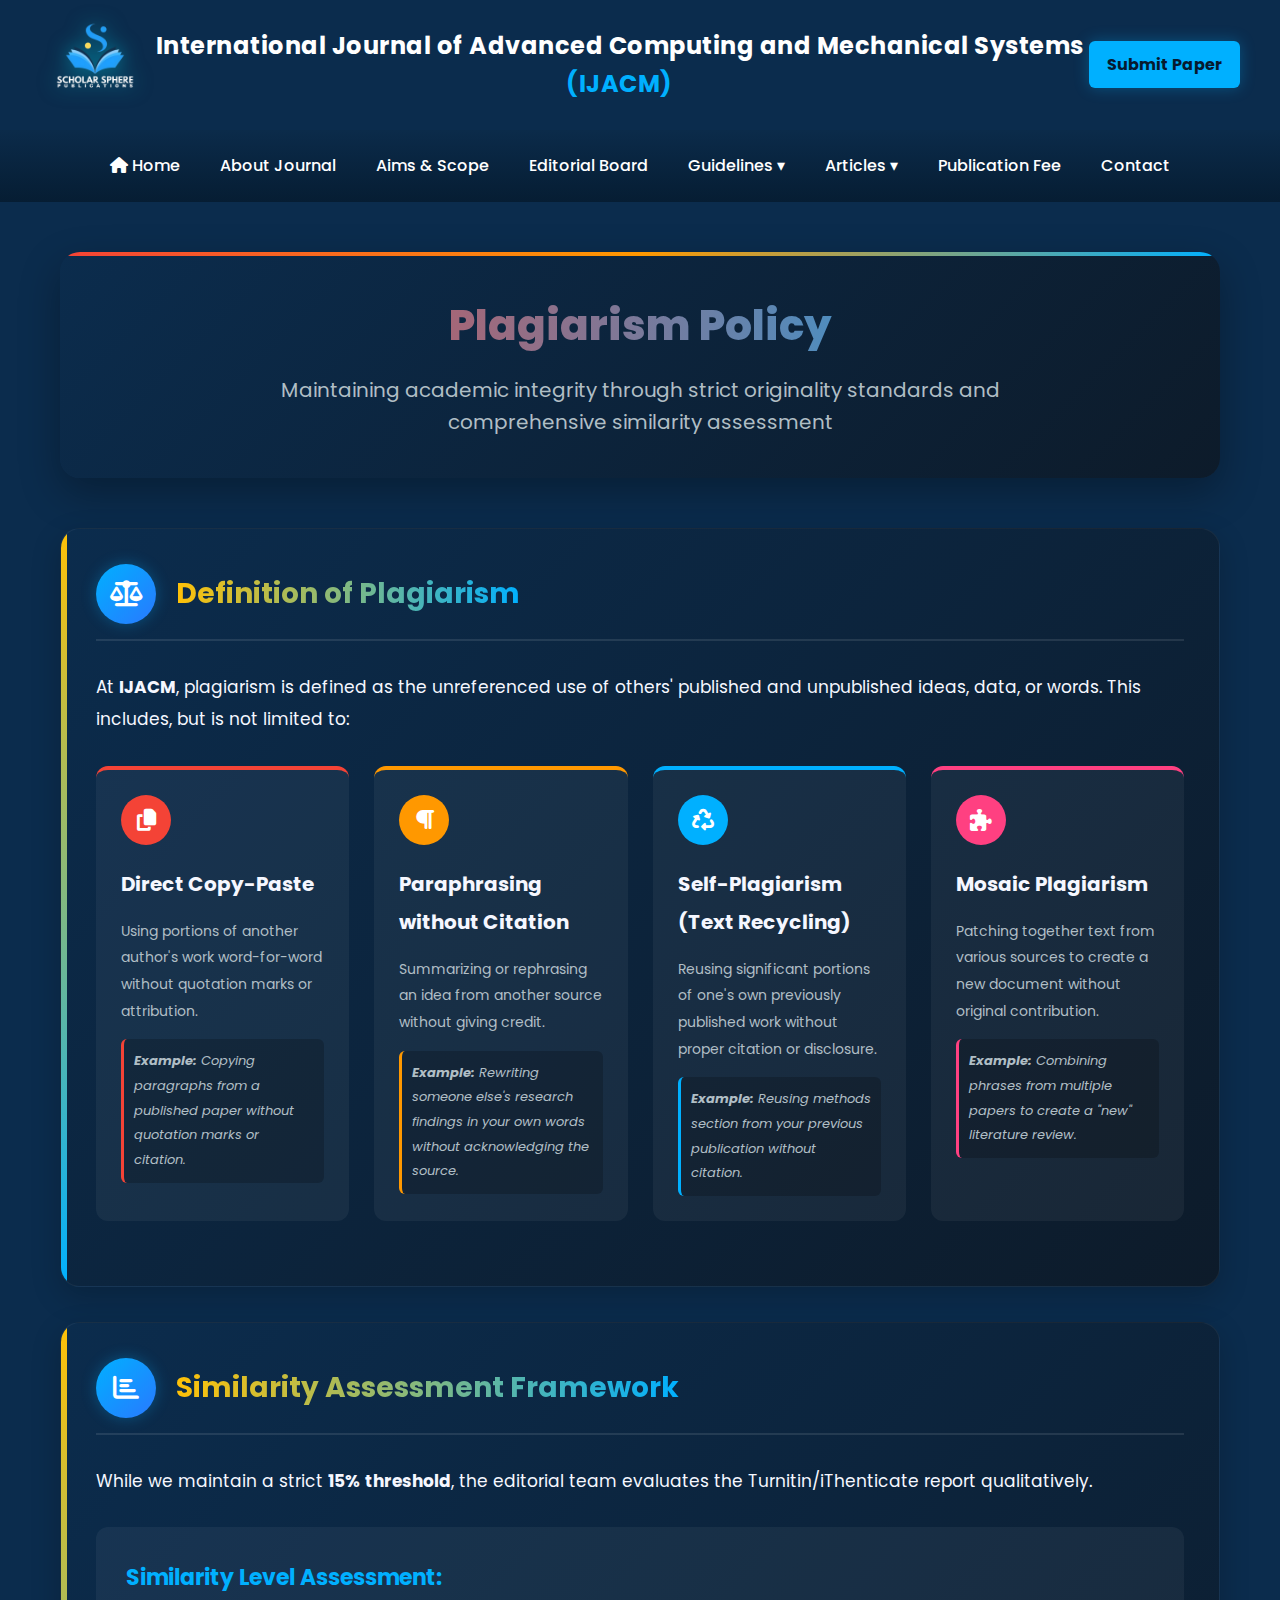
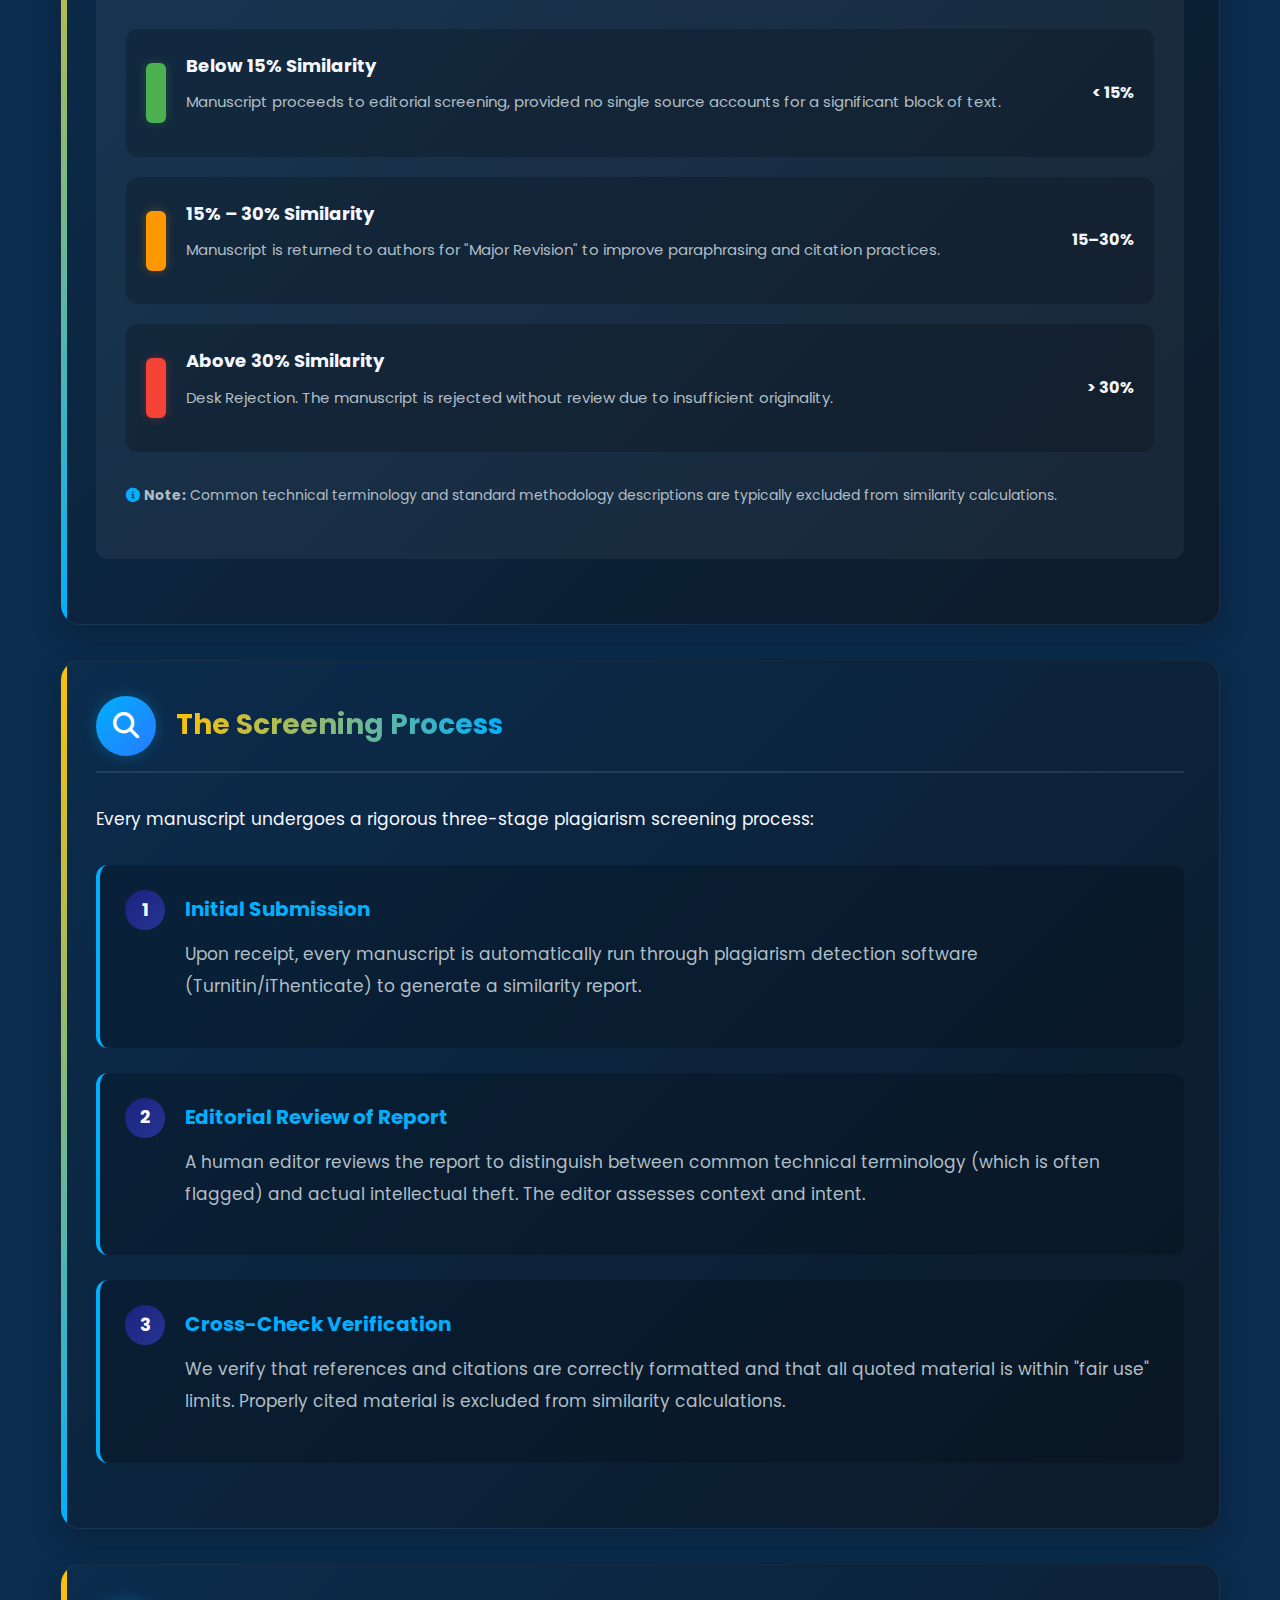
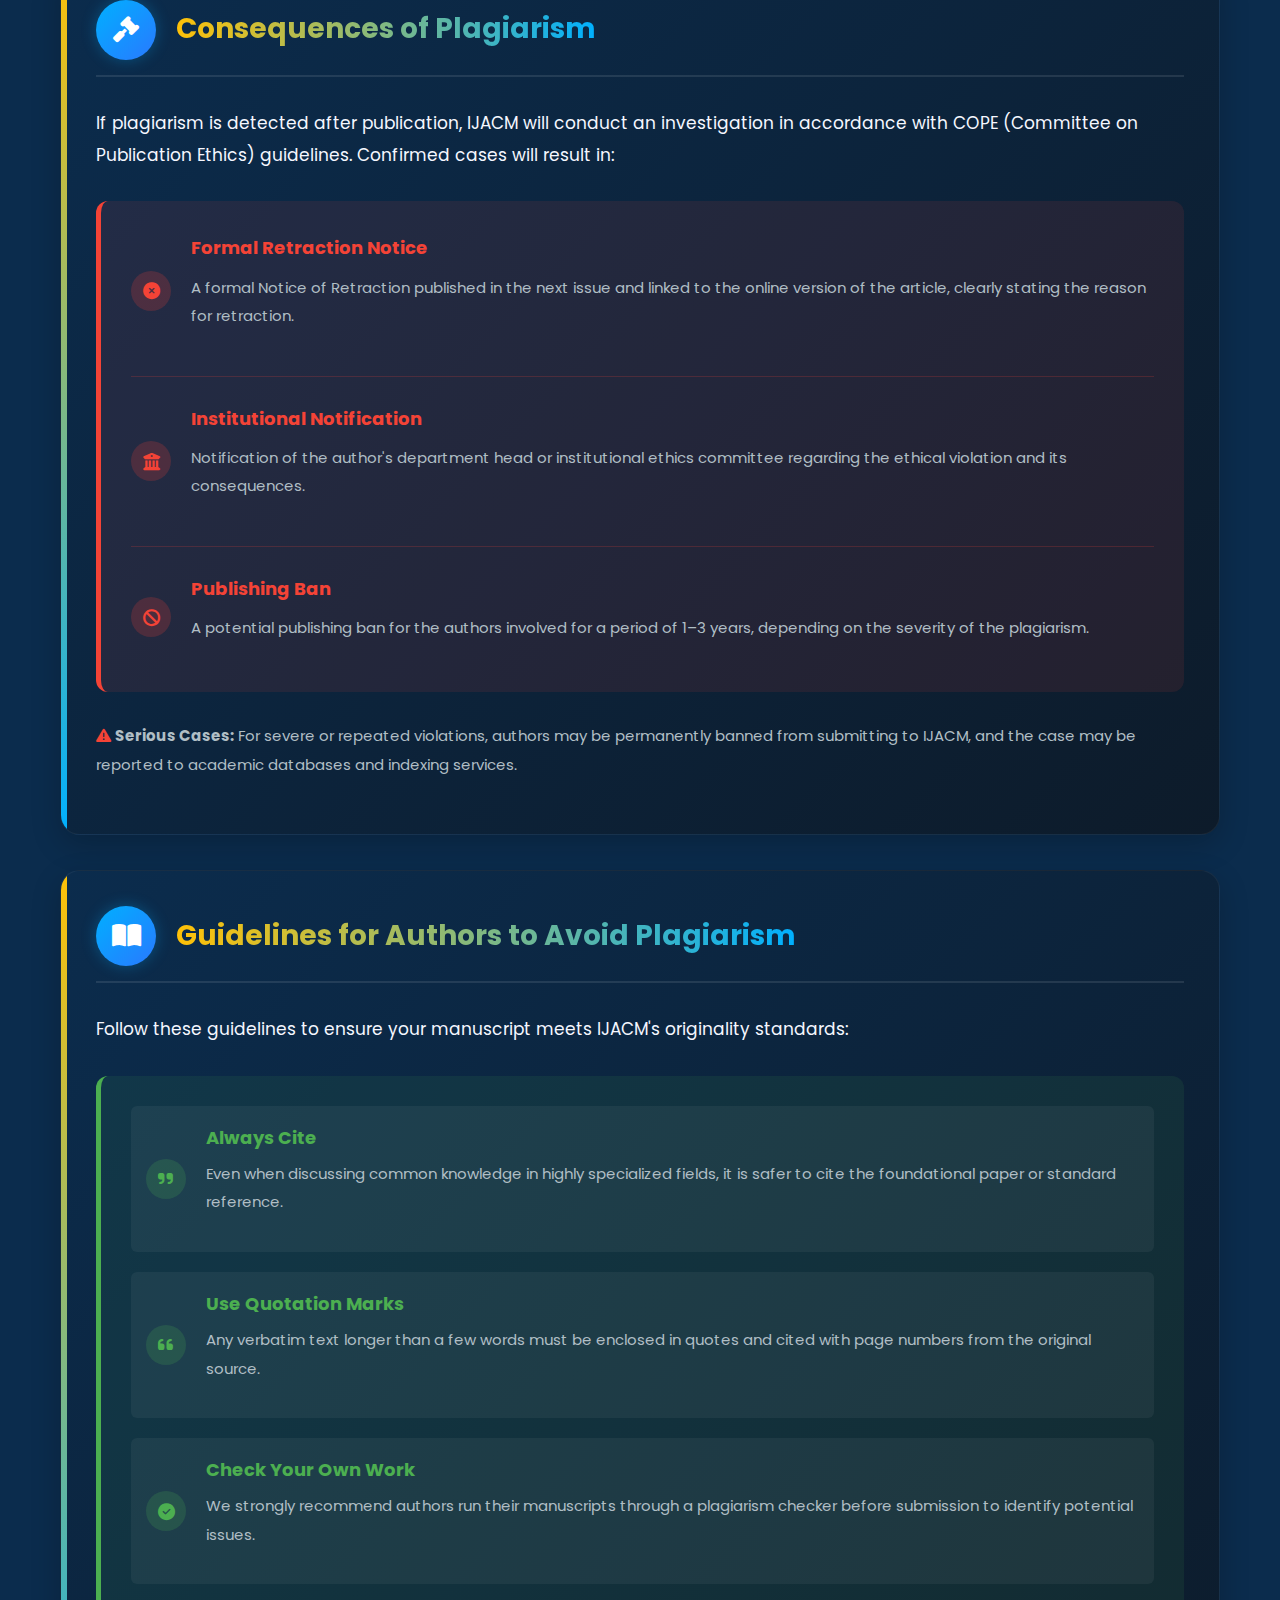
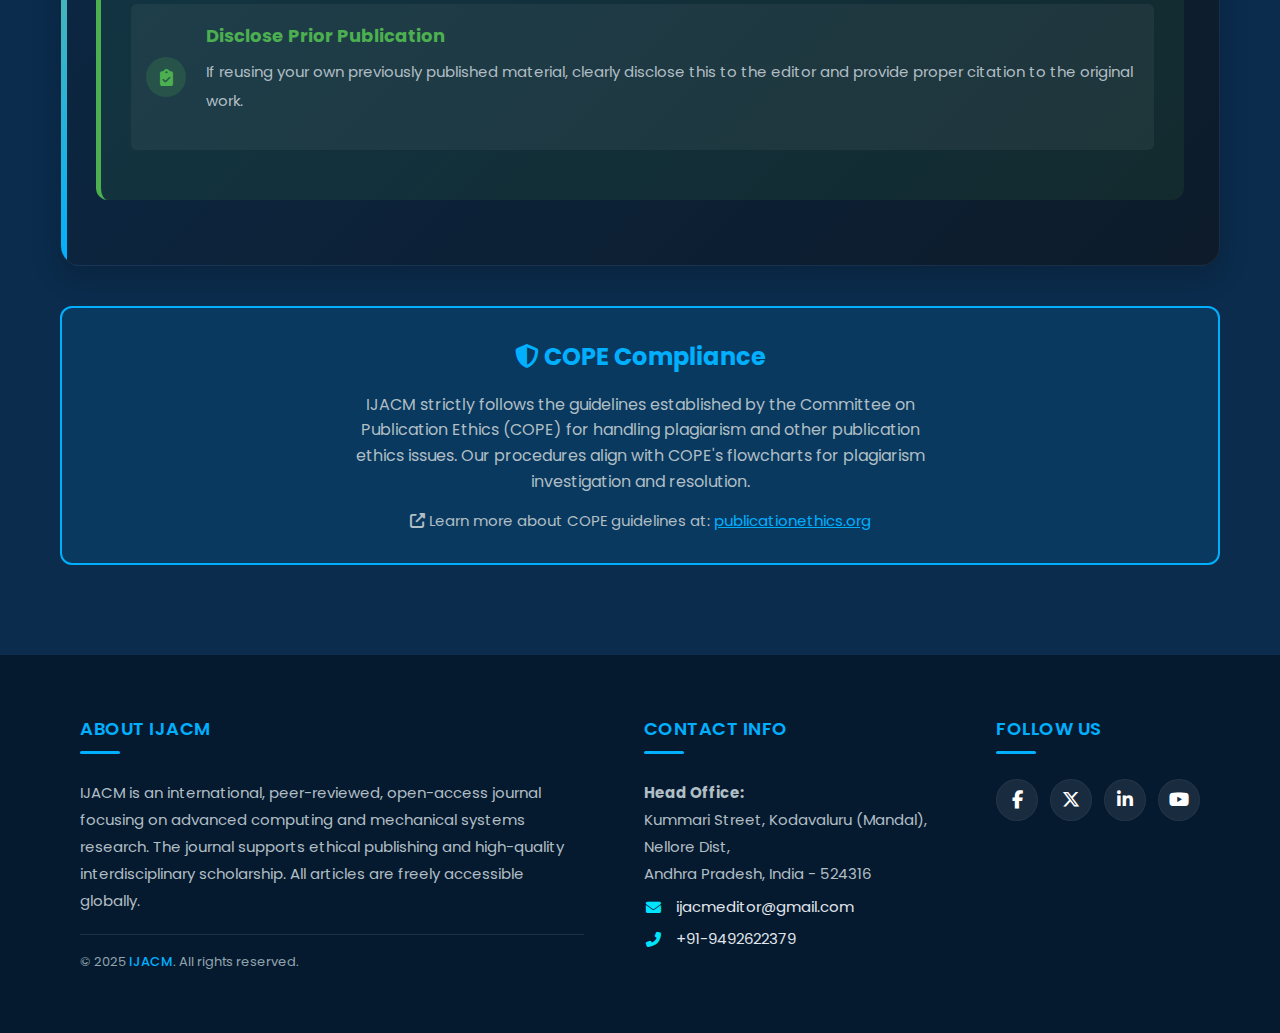
<file: pages/plagiarism-policy.html>
<!DOCTYPE html>
<html lang="en">

<head>
  <meta charset="UTF-8">
  <meta name="viewport" content="width=device-width, initial-scale=1.0">
  <title>Plagiarism Policy - IJACM</title>
  <meta name="keywords"
    content="plagiarism policy, academic integrity, research ethics, self-plagiarism, similarity check, COPE guidelines">
  <meta name="description"
    content="IJACM's comprehensive Plagiarism Policy for maintaining academic integrity and originality in research publications.">

  <!-- MAIN SITE CSS -->
  <link rel="stylesheet" href="https://cdnjs.cloudflare.com/ajax/libs/font-awesome/6.5.1/css/all.min.css">
  <style>
    /* ================= GLOBAL STYLES ================= */
    @import url('https://fonts.googleapis.com/css2?family=Poppins:wght@300;400;500;600;700;800&display=swap');

    :root {
      --primary: #1a237e;
      --secondary: #00b0ff;
      --accent: #ff4081;
      --accent-yellow: #ffc107;
      --success: #4caf50;
      --warning: #ff9800;
      --danger: #f44336;
      --bg-dark: #0b2c4d;
      --bg-darker: #061a2f;
      --text-light: #f5f7ff;
      --text-muted: #b0bec5;
      --white: #ffffff;
      --gradient-primary: linear-gradient(135deg, #1a237e 0%, #283593 100%);
      --gradient-secondary: linear-gradient(135deg, #00b0ff 0%, #2979ff 100%);
      --gradient-dark: linear-gradient(135deg, #0b2c4d 0%, #0d1b2a 100%);
      --radius-sm: 6px;
      --radius-md: 12px;
      --radius-lg: 20px;
      --shadow-sm: 0 4px 6px rgba(0, 0, 0, 0.1);
      --shadow-md: 0 10px 30px rgba(0, 0, 0, 0.2);
      --shadow-lg: 0 15px 40px rgba(0, 0, 0, 0.3);
      --shadow-glow: 0 0 15px rgba(0, 176, 255, 0.3);
      --transition-fast: 0.2s ease;
      --transition-normal: 0.3s ease;
      --transition-slow: 0.5s ease;
    }

    * {
      box-sizing: border-box;
      margin: 0;
      padding: 0;
    }

    html {
      scroll-behavior: smooth;
    }

    body {
      font-family: 'Poppins', sans-serif;
      background: var(--bg-dark);
      color: var(--text-light);
      line-height: 1.6;
      overflow-x: hidden;
      display: flex;
      flex-direction: column;
      min-height: 100vh;
    }

    a {
      text-decoration: none;
      color: inherit;
      transition: var(--transition-fast);
    }

    ul,
    ol {
      margin-left: 20px;
      margin-bottom: 20px;
    }

    main {
      padding: 30px 20px;
      flex: 1;
      display: flex;
      flex-direction: column;
    }

    /* ================= PAGE LAYOUT ================= */
    .plagiarism-container {
      max-width: 1200px;
      margin: 0 auto;
      padding: 20px;
    }

    .plagiarism-header {
      text-align: center;
      margin-bottom: 50px;
      padding: 40px 30px;
      background: var(--gradient-dark);
      border-radius: var(--radius-lg);
      box-shadow: var(--shadow-lg);
      position: relative;
      overflow: hidden;
    }

    .plagiarism-header::before {
      content: "";
      position: absolute;
      top: 0;
      left: 0;
      right: 0;
      height: 4px;
      background: linear-gradient(90deg, var(--danger), var(--warning), var(--secondary));
    }

    .plagiarism-title {
      font-size: 42px;
      font-weight: 800;
      margin-bottom: 15px;
      background: linear-gradient(90deg, var(--danger), var(--secondary));
      -webkit-background-clip: text;
      -webkit-text-fill-color: transparent;
      background-clip: text;
      animation: titleGlow 3s infinite alternate;
    }

    @keyframes titleGlow {
      0% {
        text-shadow: 0 0 5px rgba(244, 67, 54, 0.3);
      }

      100% {
        text-shadow: 0 0 15px rgba(0, 176, 255, 0.4);
      }
    }

    .plagiarism-subtitle {
      font-size: 20px;
      color: var(--text-muted);
      max-width: 800px;
      margin: 0 auto;
    }

    /* ================= SECTION STYLES ================= */
    .policy-section {
      background: var(--gradient-dark);
      border-radius: var(--radius-lg);
      margin-bottom: 35px;
      padding: 35px;
      box-shadow: var(--shadow-md);
      border: 1px solid rgba(255, 255, 255, 0.05);
      position: relative;
      overflow: hidden;
      transition: all var(--transition-normal);
    }

    .policy-section:hover {
      transform: translateY(-5px);
      box-shadow: var(--shadow-lg);
      border-color: rgba(0, 176, 255, 0.2);
    }

    .policy-section::before {
      content: "";
      position: absolute;
      top: 0;
      left: 0;
      width: 6px;
      height: 100%;
      background: linear-gradient(to bottom, var(--accent-yellow), var(--secondary));
    }

    .section-header {
      display: flex;
      align-items: center;
      margin-bottom: 30px;
      padding-bottom: 15px;
      border-bottom: 2px solid rgba(255, 255, 255, 0.1);
    }

    .section-icon {
      width: 60px;
      height: 60px;
      background: var(--gradient-secondary);
      border-radius: 50%;
      display: flex;
      align-items: center;
      justify-content: center;
      margin-right: 20px;
      font-size: 26px;
      color: var(--white);
      flex-shrink: 0;
      box-shadow: var(--shadow-glow);
    }

    .section-title {
      font-size: 28px;
      font-weight: 700;
      color: var(--accent-yellow);
      background: linear-gradient(90deg, var(--accent-yellow), var(--secondary));
      -webkit-background-clip: text;
      -webkit-text-fill-color: transparent;
      background-clip: text;
    }

    .section-content {
      font-size: 17px;
      line-height: 1.9;
      color: var(--text-light);
    }

    .section-content p {
      margin-bottom: 20px;
    }

    /* ================= PLAGIARISM TYPES GRID ================= */
    .types-grid {
      display: grid;
      grid-template-columns: repeat(auto-fit, minmax(250px, 1fr));
      gap: 25px;
      margin: 30px 0;
    }

    .type-card {
      background: rgba(255, 255, 255, 0.05);
      border-radius: var(--radius-md);
      padding: 25px;
      border-top: 4px solid;
      transition: all var(--transition-normal);
      position: relative;
      overflow: hidden;
    }

    .type-card:hover {
      transform: translateY(-5px);
      box-shadow: var(--shadow-md);
    }

    .type-card.direct {
      border-top-color: var(--danger);
    }

    .type-card.paraphrasing {
      border-top-color: var(--warning);
    }

    .type-card.self {
      border-top-color: var(--secondary);
    }

    .type-card.mosaic {
      border-top-color: var(--accent);
    }

    .type-icon {
      width: 50px;
      height: 50px;
      border-radius: 50%;
      display: flex;
      align-items: center;
      justify-content: center;
      margin-bottom: 20px;
      font-size: 22px;
      color: var(--white);
    }

    .direct .type-icon {
      background: var(--danger);
    }

    .paraphrasing .type-icon {
      background: var(--warning);
    }

    .self .type-icon {
      background: var(--secondary);
    }

    .mosaic .type-icon {
      background: var(--accent);
    }

    .type-card h4 {
      font-size: 20px;
      margin-bottom: 15px;
      color: var(--text-light);
    }

    .type-card p {
      font-size: 14px;
      color: var(--text-muted);
      margin-bottom: 15px;
    }

    .type-example {
      font-size: 13px;
      color: var(--text-muted);
      font-style: italic;
      padding: 10px;
      background: rgba(0, 0, 0, 0.2);
      border-radius: var(--radius-sm);
      border-left: 3px solid;
      margin-top: 10px;
    }

    .direct .type-example {
      border-left-color: var(--danger);
    }

    .paraphrasing .type-example {
      border-left-color: var(--warning);
    }

    .self .type-example {
      border-left-color: var(--secondary);
    }

    .mosaic .type-example {
      border-left-color: var(--accent);
    }

    /* ================= SIMILARITY FRAMEWORK ================= */
    .similarity-container {
      background: rgba(255, 255, 255, 0.05);
      border-radius: var(--radius-md);
      padding: 30px;
      margin: 30px 0;
    }

    .similarity-scale {
      display: flex;
      flex-direction: column;
      gap: 20px;
      margin: 30px 0;
    }

    .similarity-level {
      display: flex;
      align-items: center;
      padding: 20px;
      border-radius: var(--radius-md);
      background: rgba(0, 0, 0, 0.2);
      transition: all var(--transition-normal);
    }

    .similarity-level:hover {
      transform: translateX(10px);
      background: rgba(0, 0, 0, 0.3);
    }

    .level-indicator {
      width: 20px;
      height: 60px;
      margin-right: 20px;
      border-radius: var(--radius-sm);
    }

    .level-indicator.low {
      background: var(--success);
      box-shadow: 0 0 10px rgba(76, 175, 80, 0.3);
    }

    .level-indicator.medium {
      background: var(--warning);
      box-shadow: 0 0 10px rgba(255, 152, 0, 0.3);
    }

    .level-indicator.high {
      background: var(--danger);
      box-shadow: 0 0 10px rgba(244, 67, 54, 0.3);
    }

    .level-content {
      flex: 1;
    }

    .level-content h4 {
      font-size: 18px;
      margin-bottom: 5px;
      color: var(--text-light);
    }

    .level-content p {
      font-size: 15px;
      color: var(--text-muted);
    }

    .level-range {
      font-size: 16px;
      font-weight: 700;
      color: var(--text-light);
      min-width: 80px;
      text-align: right;
    }

    /* ================= SCREENING PROCESS ================= */
    .process-steps {
      display: flex;
      flex-direction: column;
      gap: 25px;
      margin: 30px 0;
    }

    .process-step {
      display: flex;
      align-items: flex-start;
      padding: 25px;
      background: rgba(0, 0, 0, 0.2);
      border-radius: var(--radius-md);
      border-left: 4px solid var(--secondary);
      transition: all var(--transition-normal);
    }

    .process-step:hover {
      transform: translateX(10px);
      background: rgba(0, 0, 0, 0.3);
    }

    .step-number {
      width: 40px;
      height: 40px;
      background: var(--gradient-primary);
      border-radius: 50%;
      display: flex;
      align-items: center;
      justify-content: center;
      font-weight: 700;
      font-size: 18px;
      color: var(--white);
      margin-right: 20px;
      flex-shrink: 0;
    }

    .step-content h4 {
      color: var(--secondary);
      margin-bottom: 10px;
      font-size: 20px;
    }

    .step-content p {
      color: var(--text-muted);
    }

    /* ================= CONSEQUENCES SECTION ================= */
    .consequences-container {
      background: rgba(244, 67, 54, 0.1);
      border-radius: var(--radius-md);
      padding: 30px;
      margin: 30px 0;
      border-left: 5px solid var(--danger);
    }

    .consequence-item {
      display: flex;
      align-items: center;
      margin-bottom: 25px;
      padding-bottom: 25px;
      border-bottom: 1px solid rgba(244, 67, 54, 0.2);
    }

    .consequence-item:last-child {
      border-bottom: none;
      margin-bottom: 0;
      padding-bottom: 0;
    }

    .consequence-icon {
      width: 40px;
      height: 40px;
      background: rgba(244, 67, 54, 0.2);
      border-radius: 50%;
      display: flex;
      align-items: center;
      justify-content: center;
      margin-right: 20px;
      flex-shrink: 0;
      color: var(--danger);
    }

    .consequence-content h4 {
      color: var(--danger);
      margin-bottom: 8px;
      font-size: 18px;
    }

    .consequence-content p {
      color: var(--text-muted);
      font-size: 15px;
    }

    /* ================= GUIDELINES SECTION ================= */
    .guidelines-container {
      background: rgba(76, 175, 80, 0.1);
      border-radius: var(--radius-md);
      padding: 30px;
      margin: 30px 0;
      border-left: 5px solid var(--success);
    }

    .guideline-item {
      display: flex;
      align-items: center;
      margin-bottom: 20px;
      padding: 15px;
      background: rgba(255, 255, 255, 0.05);
      border-radius: var(--radius-sm);
      transition: all var(--transition-normal);
    }

    .guideline-item:hover {
      transform: translateX(10px);
      background: rgba(255, 255, 255, 0.1);
    }

    .guideline-icon {
      width: 40px;
      height: 40px;
      background: rgba(76, 175, 80, 0.2);
      border-radius: 50%;
      display: flex;
      align-items: center;
      justify-content: center;
      margin-right: 20px;
      flex-shrink: 0;
      color: var(--success);
    }

    .guideline-content h4 {
      color: var(--success);
      margin-bottom: 5px;
      font-size: 18px;
    }

    .guideline-content p {
      color: var(--text-muted);
      font-size: 15px;
    }

    /* ================= COPE COMPLIANCE ================= */
    .cope-compliance {
      background: rgba(0, 176, 255, 0.1);
      border-radius: var(--radius-md);
      padding: 30px;
      margin: 40px 0;
      text-align: center;
      border: 2px solid var(--secondary);
    }

    .cope-compliance h3 {
      color: var(--secondary);
      margin-bottom: 15px;
      font-size: 24px;
    }

    .cope-compliance p {
      color: var(--text-muted);
      max-width: 600px;
      margin: 0 auto;
    }

    /* ================= RESPONSIVE STYLES ================= */
    @media (max-width: 992px) {
      .plagiarism-title {
        font-size: 36px;
      }

      .policy-section {
        padding: 25px;
      }

      .section-title {
        font-size: 24px;
      }

      .types-grid {
        grid-template-columns: repeat(2, 1fr);
      }
    }

    @media (max-width: 768px) {
      .plagiarism-title {
        font-size: 32px;
      }

      .plagiarism-header {
        padding: 30px 20px;
      }

      .section-header {
        flex-direction: column;
        text-align: center;
      }

      .section-icon {
        margin-right: 0;
        margin-bottom: 15px;
      }

      .types-grid {
        grid-template-columns: 1fr;
      }

      .similarity-level {
        flex-direction: column;
        text-align: center;
      }

      .level-indicator {
        width: 60px;
        height: 20px;
        margin-right: 0;
        margin-bottom: 15px;
      }

      .level-range {
        text-align: center;
        margin-top: 10px;
      }

      .process-step {
        flex-direction: column;
        align-items: center;
        text-align: center;
      }

      .step-number {
        margin-right: 0;
        margin-bottom: 15px;
      }

      .consequence-item,
      .guideline-item {
        flex-direction: column;
        text-align: center;
      }

      .consequence-icon,
      .guideline-icon {
        margin-right: 0;
        margin-bottom: 15px;
      }
    }

    @media (max-width: 480px) {
      .plagiarism-title {
        font-size: 28px;
      }

      .plagiarism-subtitle {
        font-size: 16px;
      }

      .policy-section {
        padding: 20px;
      }

      .section-content {
        font-size: 16px;
      }
    }

    /* ================= ANIMATIONS ================= */
    @keyframes fadeInUp {
      from {
        opacity: 0;
        transform: translateY(30px);
      }

      to {
        opacity: 1;
        transform: translateY(0);
      }
    }

    .fade-in {
      animation: fadeInUp 0.6s ease forwards;
    }
  </style>
</head>

<body>
  <!-- ================= HEADER & NAVBAR ================= -->
  <div id="header-placeholder"></div>
  <div id="navbar-placeholder"></div>

  <!-- ================= MAIN CONTENT ================= -->
  <main>
    <div class="plagiarism-container">
      <div class="plagiarism-header fade-in">
        <h1 class="plagiarism-title">Plagiarism Policy</h1>
        <p class="plagiarism-subtitle">
          Maintaining academic integrity through strict originality standards and comprehensive similarity assessment
        </p>
      </div>

      <!-- Definition of Plagiarism -->
      <section class="policy-section fade-in">
        <div class="section-header">
          <div class="section-icon">
            <i class="fas fa-balance-scale"></i>
          </div>
          <h2 class="section-title">Definition of Plagiarism</h2>
        </div>
        <div class="section-content">
          <p>At <strong>IJACM</strong>, plagiarism is defined as the unreferenced use of others' published and
            unpublished ideas, data, or words. This includes, but is not limited to:</p>

          <div class="types-grid">
            <div class="type-card direct">
              <div class="type-icon">
                <i class="fas fa-copy"></i>
              </div>
              <h4>Direct Copy-Paste</h4>
              <p>Using portions of another author's work word-for-word without quotation marks or attribution.</p>
              <div class="type-example">
                <strong>Example:</strong> Copying paragraphs from a published paper without quotation marks or citation.
              </div>
            </div>

            <div class="type-card paraphrasing">
              <div class="type-icon">
                <i class="fas fa-paragraph"></i>
              </div>
              <h4>Paraphrasing without Citation</h4>
              <p>Summarizing or rephrasing an idea from another source without giving credit.</p>
              <div class="type-example">
                <strong>Example:</strong> Rewriting someone else's research findings in your own words without
                acknowledging the source.
              </div>
            </div>

            <div class="type-card self">
              <div class="type-icon">
                <i class="fas fa-recycle"></i>
              </div>
              <h4>Self-Plagiarism (Text Recycling)</h4>
              <p>Reusing significant portions of one's own previously published work without proper citation or
                disclosure.</p>
              <div class="type-example">
                <strong>Example:</strong> Reusing methods section from your previous publication without citation.
              </div>
            </div>

            <div class="type-card mosaic">
              <div class="type-icon">
                <i class="fas fa-puzzle-piece"></i>
              </div>
              <h4>Mosaic Plagiarism</h4>
              <p>Patching together text from various sources to create a new document without original contribution.</p>
              <div class="type-example">
                <strong>Example:</strong> Combining phrases from multiple papers to create a "new" literature review.
              </div>
            </div>
          </div>
        </div>
      </section>

      <!-- Similarity Assessment Framework -->
      <section class="policy-section fade-in" style="animation-delay: 0.1s;">
        <div class="section-header">
          <div class="section-icon">
            <i class="fas fa-chart-bar"></i>
          </div>
          <h2 class="section-title">Similarity Assessment Framework</h2>
        </div>
        <div class="section-content">
          <p>While we maintain a strict <strong>15% threshold</strong>, the editorial team evaluates the
            Turnitin/iThenticate report qualitatively.</p>

          <div class="similarity-container">
            <h3 style="color: var(--secondary); margin-bottom: 25px; font-size: 22px;">Similarity Level Assessment:</h3>

            <div class="similarity-scale">
              <div class="similarity-level">
                <div class="level-indicator low"></div>
                <div class="level-content">
                  <h4>Below 15% Similarity</h4>
                  <p>Manuscript proceeds to editorial screening, provided no single source accounts for a significant
                    block of text.</p>
                </div>
                <div class="level-range">&lt; 15%</div>
              </div>

              <div class="similarity-level">
                <div class="level-indicator medium"></div>
                <div class="level-content">
                  <h4>15% – 30% Similarity</h4>
                  <p>Manuscript is returned to authors for "Major Revision" to improve paraphrasing and citation
                    practices.</p>
                </div>
                <div class="level-range">15–30%</div>
              </div>

              <div class="similarity-level">
                <div class="level-indicator high"></div>
                <div class="level-content">
                  <h4>Above 30% Similarity</h4>
                  <p>Desk Rejection. The manuscript is rejected without review due to insufficient originality.</p>
                </div>
                <div class="level-range">&gt; 30%</div>
              </div>
            </div>

            <p style="color: var(--text-muted); font-size: 14px; margin-top: 20px;">
              <i class="fas fa-info-circle" style="color: var(--secondary);"></i>
              <strong>Note:</strong> Common technical terminology and standard methodology descriptions are typically
              excluded from similarity calculations.
            </p>
          </div>
        </div>
      </section>

      <!-- The Screening Process -->
      <section class="policy-section fade-in" style="animation-delay: 0.2s;">
        <div class="section-header">
          <div class="section-icon">
            <i class="fas fa-search"></i>
          </div>
          <h2 class="section-title">The Screening Process</h2>
        </div>
        <div class="section-content">
          <p>Every manuscript undergoes a rigorous three-stage plagiarism screening process:</p>

          <div class="process-steps">
            <div class="process-step">
              <div class="step-number">1</div>
              <div class="step-content">
                <h4>Initial Submission</h4>
                <p>Upon receipt, every manuscript is automatically run through plagiarism detection software
                  (Turnitin/iThenticate) to generate a similarity report.</p>
              </div>
            </div>

            <div class="process-step">
              <div class="step-number">2</div>
              <div class="step-content">
                <h4>Editorial Review of Report</h4>
                <p>A human editor reviews the report to distinguish between common technical terminology (which is often
                  flagged) and actual intellectual theft. The editor assesses context and intent.</p>
              </div>
            </div>

            <div class="process-step">
              <div class="step-number">3</div>
              <div class="step-content">
                <h4>Cross-Check Verification</h4>
                <p>We verify that references and citations are correctly formatted and that all quoted material is
                  within "fair use" limits. Properly cited material is excluded from similarity calculations.</p>
              </div>
            </div>
          </div>
        </div>
      </section>

      <!-- Consequences of Plagiarism -->
      <section class="policy-section fade-in" style="animation-delay: 0.3s;">
        <div class="section-header">
          <div class="section-icon">
            <i class="fas fa-gavel"></i>
          </div>
          <h2 class="section-title">Consequences of Plagiarism</h2>
        </div>
        <div class="section-content">
          <p>If plagiarism is detected after publication, IJACM will conduct an investigation in accordance with COPE
            (Committee on Publication Ethics) guidelines. Confirmed cases will result in:</p>

          <div class="consequences-container">
            <div class="consequence-item">
              <div class="consequence-icon">
                <i class="fas fa-times-circle"></i>
              </div>
              <div class="consequence-content">
                <h4>Formal Retraction Notice</h4>
                <p>A formal Notice of Retraction published in the next issue and linked to the online version of the
                  article, clearly stating the reason for retraction.</p>
              </div>
            </div>

            <div class="consequence-item">
              <div class="consequence-icon">
                <i class="fas fa-university"></i>
              </div>
              <div class="consequence-content">
                <h4>Institutional Notification</h4>
                <p>Notification of the author's department head or institutional ethics committee regarding the ethical
                  violation and its consequences.</p>
              </div>
            </div>

            <div class="consequence-item">
              <div class="consequence-icon">
                <i class="fas fa-ban"></i>
              </div>
              <div class="consequence-content">
                <h4>Publishing Ban</h4>
                <p>A potential publishing ban for the authors involved for a period of 1–3 years, depending on the
                  severity of the plagiarism.</p>
              </div>
            </div>
          </div>

          <p style="color: var(--text-muted); font-size: 15px; margin-top: 20px;">
            <i class="fas fa-exclamation-triangle" style="color: var(--danger);"></i>
            <strong>Serious Cases:</strong> For severe or repeated violations, authors may be permanently banned from
            submitting to IJACM, and the case may be reported to academic databases and indexing services.
          </p>
        </div>
      </section>

      <!-- Guidelines for Authors -->
      <section class="policy-section fade-in" style="animation-delay: 0.4s;">
        <div class="section-header">
          <div class="section-icon">
            <i class="fas fa-book-open"></i>
          </div>
          <h2 class="section-title">Guidelines for Authors to Avoid Plagiarism</h2>
        </div>
        <div class="section-content">
          <p>Follow these guidelines to ensure your manuscript meets IJACM's originality standards:</p>

          <div class="guidelines-container">
            <div class="guideline-item">
              <div class="guideline-icon">
                <i class="fas fa-quote-right"></i>
              </div>
              <div class="guideline-content">
                <h4>Always Cite</h4>
                <p>Even when discussing common knowledge in highly specialized fields, it is safer to cite the
                  foundational paper or standard reference.</p>
              </div>
            </div>

            <div class="guideline-item">
              <div class="guideline-icon">
                <i class="fas fa-quote-left"></i>
              </div>
              <div class="guideline-content">
                <h4>Use Quotation Marks</h4>
                <p>Any verbatim text longer than a few words must be enclosed in quotes and cited with page numbers from
                  the original source.</p>
              </div>
            </div>

            <div class="guideline-item">
              <div class="guideline-icon">
                <i class="fas fa-check-circle"></i>
              </div>
              <div class="guideline-content">
                <h4>Check Your Own Work</h4>
                <p>We strongly recommend authors run their manuscripts through a plagiarism checker before submission to
                  identify potential issues.</p>
              </div>
            </div>

            <div class="guideline-item">
              <div class="guideline-icon">
                <i class="fas fa-clipboard-check"></i>
              </div>
              <div class="guideline-content">
                <h4>Disclose Prior Publication</h4>
                <p>If reusing your own previously published material, clearly disclose this to the editor and provide
                  proper citation to the original work.</p>
              </div>
            </div>
          </div>
        </div>
      </section>

      <!-- COPE Compliance -->
      <div class="cope-compliance fade-in" style="animation-delay: 0.5s;">
        <h3><i class="fas fa-shield-alt"></i> COPE Compliance</h3>
        <p>IJACM strictly follows the guidelines established by the Committee on Publication Ethics (COPE) for handling
          plagiarism and other publication ethics issues. Our procedures align with COPE's flowcharts for plagiarism
          investigation and resolution.</p>
        <p style="font-size: 15px; color: var(--text-muted); margin-top: 15px;">
          <i class="fas fa-external-link-alt"></i>
          Learn more about COPE guidelines at: <a href="https://publicationethics.org" target="_blank"
            style="color: var(--secondary); text-decoration: underline;">publicationethics.org</a>
        </p>
      </div>
    </div>
  </main>

  <!-- ================= FOOTER ================= -->
  <div id="footer-placeholder"></div>

  <!-- SITE SCRIPT -->
  <script src="../script.js"></script>

  <script>
    document.addEventListener('DOMContentLoaded', function () {
      // Add fade-in animations on scroll
      const observerOptions = {
        threshold: 0.1,
        rootMargin: '0px 0px -50px 0px'
      };

      const observer = new IntersectionObserver((entries) => {
        entries.forEach(entry => {
          if (entry.isIntersecting) {
            entry.target.classList.add('fade-in');
          }
        });
      }, observerOptions);

      // Observe all sections for animation
      const sections = document.querySelectorAll('.policy-section, .cope-compliance');
      sections.forEach(section => {
        observer.observe(section);
      });

      // Add hover effect to similarity levels
      const similarityLevels = document.querySelectorAll('.similarity-level');
      similarityLevels.forEach(level => {
        level.addEventListener('mouseenter', function () {
          const indicator = this.querySelector('.level-indicator');
          indicator.style.transform = 'scale(1.1)';
        });

        level.addEventListener('mouseleave', function () {
          const indicator = this.querySelector('.level-indicator');
          indicator.style.transform = 'scale(1)';
        });
      });

      // Add click effect to type cards
      const typeCards = document.querySelectorAll('.type-card');
      typeCards.forEach(card => {
        card.addEventListener('click', function () {
          this.style.transform = 'translateY(-5px) scale(1.02)';
          setTimeout(() => {
            this.style.transform = 'translateY(-5px) scale(1)';
          }, 150);
        });
      });
    });
  </script>
</body>

</html>
</file>
